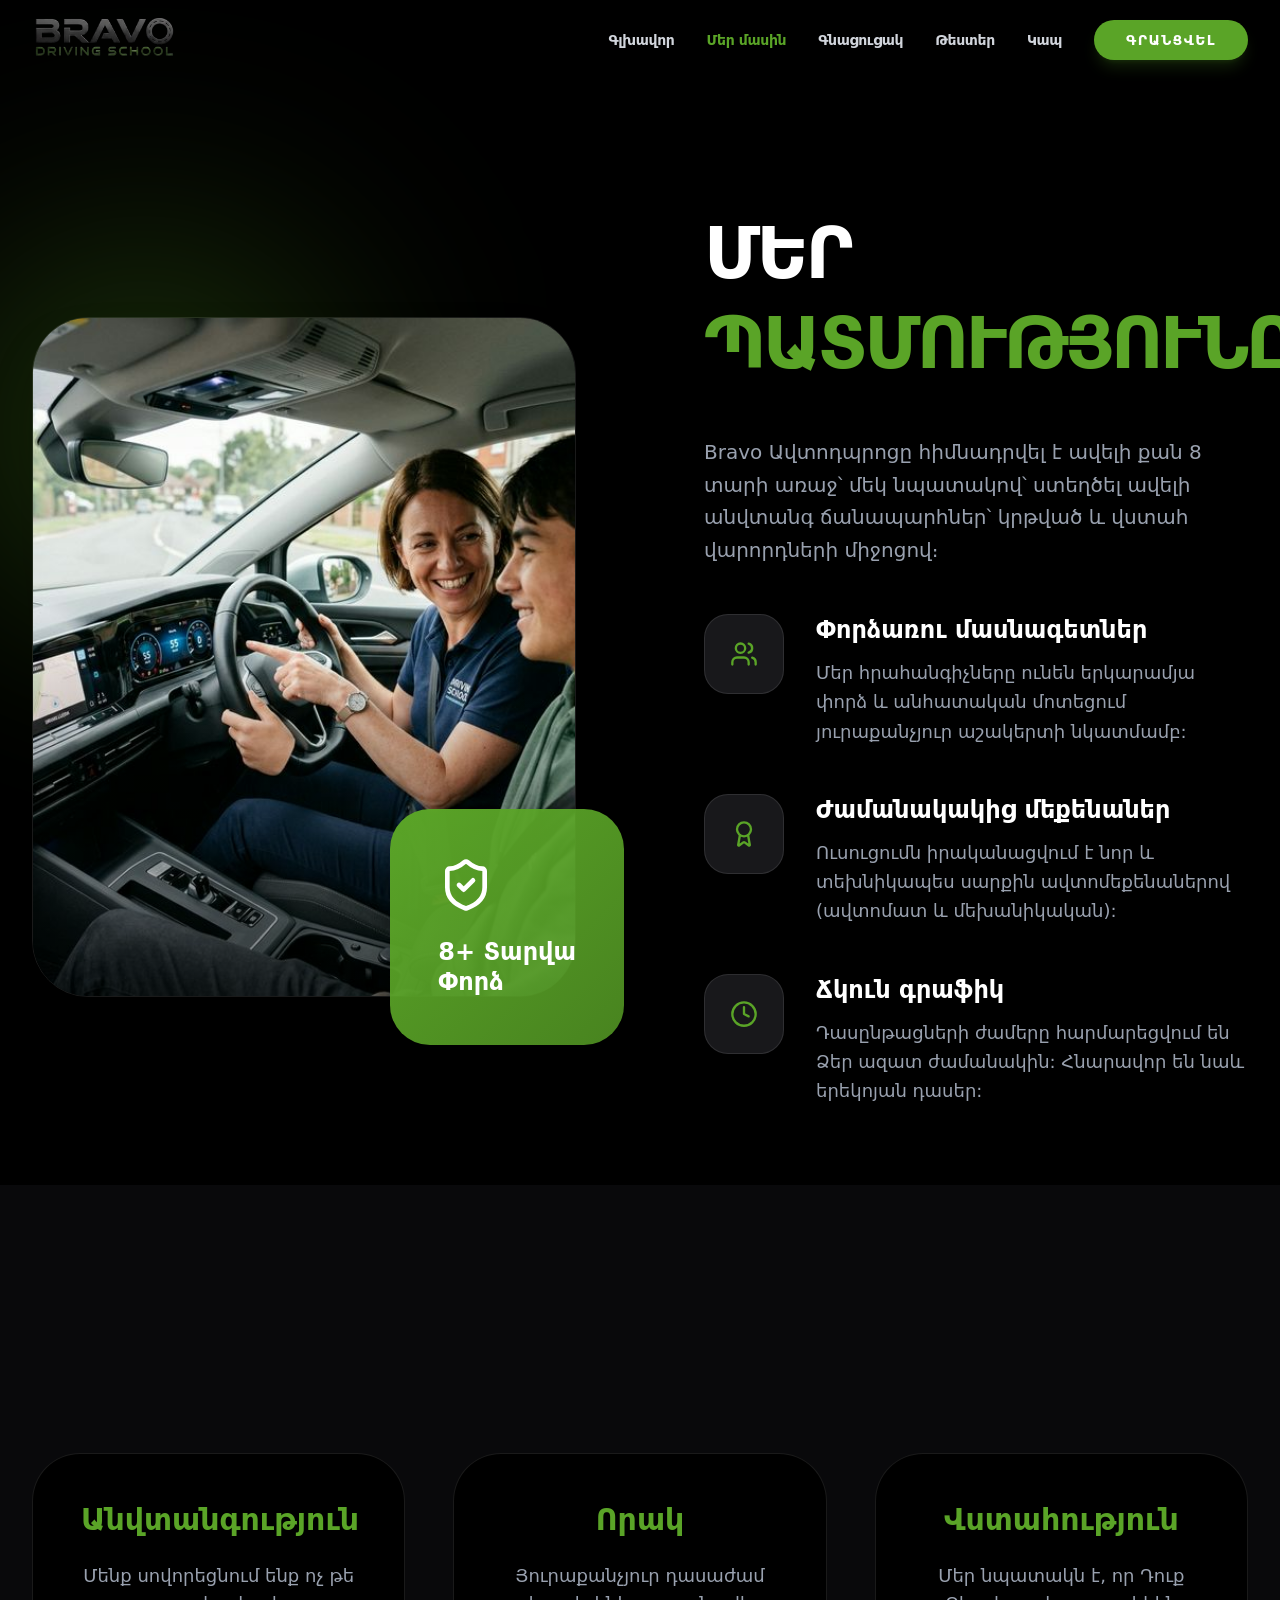
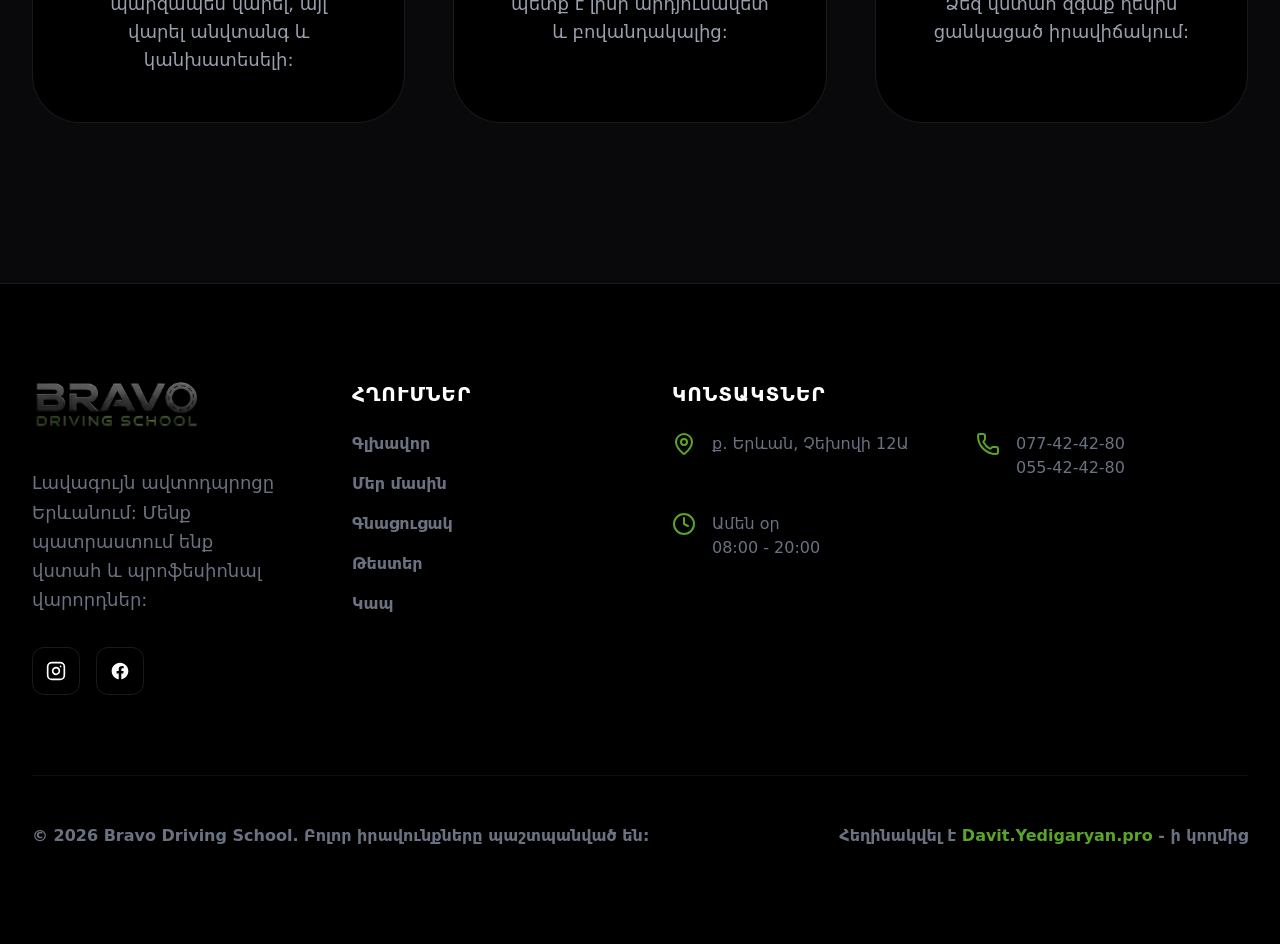
<file: about.html>
<!DOCTYPE html><html lang="hy" class="scroll-smooth"><head><meta charSet="utf-8"/><meta name="viewport" content="width=device-width, initial-scale=1, viewport-fit=cover"/><link rel="preload" href="/_next/static/media/1b99372b3eaef0c8-s.p.0gx2haw2tmll8.woff2" as="font" crossorigin="" type="font/woff2"/><link rel="preload" href="/_next/static/media/83afe278b6a6bb3c-s.p.0q-301v4kxxnr.woff2" as="font" crossorigin="" type="font/woff2"/><link rel="preload" as="image" href="/logo.png"/><link rel="stylesheet" href="/_next/static/chunks/08s-h-g77sceo.css" data-precedence="next"/><link rel="preload" as="script" fetchPriority="low" href="/_next/static/chunks/0bat7v3rw-4uz.js"/><script src="/_next/static/chunks/0ulsg3l~6um60.js" async=""></script><script src="/_next/static/chunks/0m2ks..0kk-0v.js" async=""></script><script src="/_next/static/chunks/0nbgp063x5.m4.js" async=""></script><script src="/_next/static/chunks/turbopack-05ohxsckxo6dc.js" async=""></script><script src="/_next/static/chunks/0254rdpi5kd64.js" async=""></script><script src="/_next/static/chunks/0qz.~9bvfpr6n.js" async=""></script><script src="/_next/static/chunks/05x-997sojpqd.js" async=""></script><script src="/_next/static/chunks/0fu1-lyit25zn.js" async=""></script><script src="/_next/static/chunks/0d3ug5e3clm.h.js" async=""></script><meta name="next-size-adjust" content=""/><meta name="theme-color" content="#000000"/><title>Bravo Driving School - Սովորիր վարել պրոֆեսիոնալների հետ</title><meta name="description" content="Ժամանակակից ավտոդպրոց Երևանում. Ստացիր վարորդական իրավունք առաջին փորձից:"/><link rel="icon" href="/favicon.ico?favicon.0t1xml.~2dasm.ico" sizes="48x48" type="image/x-icon"/><link rel="icon" href="/icon.png?icon.0_wvg2e1u18l0.png" sizes="512x512" type="image/png"/><link rel="apple-touch-icon" href="/apple-icon.png?apple-icon.0rv-hk~_wp1mj.png" sizes="180x180" type="image/png"/><script src="/_next/static/chunks/03~yq9q893hmn.js" noModule=""></script></head><body class="inter_5901b7c6-module__ec5Qua__variable outfit_8778cd42-module__wRojWG__variable font-sans bg-black text-white antialiased"><div hidden=""><!--$--><!--/$--></div><nav class="fixed w-full z-50 transition-all duration-300 h-20 flex items-center bg-transparent"><div class="max-w-7xl mx-auto px-4 sm:px-6 lg:px-8 w-full flex justify-between items-center gap-4"><a aria-label="Bravo Driving School — home" class="flex items-center group min-w-0 transition-transform group-hover:scale-[1.02]" href="/"><img alt="Bravo Driving School" width="493" height="160" decoding="async" data-nimg="1" class="h-10 sm:h-12 w-auto select-none" style="color:transparent" src="/logo.png"/></a><div class="hidden md:flex items-center gap-8"><a class="text-sm font-bold tracking-tight transition-colors hover:text-brand text-gray-300" href="/">Գլխավոր</a><a class="text-sm font-bold tracking-tight transition-colors hover:text-brand text-brand" href="/about">Մեր մասին</a><a class="text-sm font-bold tracking-tight transition-colors hover:text-brand text-gray-300" href="/pricing">Գնացուցակ</a><a class="text-sm font-bold tracking-tight transition-colors hover:text-brand text-gray-300" href="/tests">Թեստեր</a><a class="text-sm font-bold tracking-tight transition-colors hover:text-brand text-gray-300" href="/contact">Կապ</a><a class="bg-brand hover:bg-brand/90 text-white px-8 py-2.5 rounded-full text-sm font-black tracking-widest uppercase transition-all shadow-lg shadow-brand/20" href="/contact">Գրանցվել</a></div><button aria-label="Open menu" aria-expanded="false" class="md:hidden text-white p-2 flex-shrink-0"><svg xmlns="http://www.w3.org/2000/svg" width="28" height="28" viewBox="0 0 24 24" fill="none" stroke="currentColor" stroke-width="2" stroke-linecap="round" stroke-linejoin="round" class="lucide lucide-menu" aria-hidden="true"><path d="M4 5h16"></path><path d="M4 12h16"></path><path d="M4 19h16"></path></svg></button></div></nav><main><div class="pt-24 sm:pt-28 md:pt-32"><section class="py-12 sm:py-16 md:py-20 bg-black"><div class="max-w-7xl mx-auto px-4 sm:px-6 lg:px-8"><div class="grid lg:grid-cols-2 gap-12 sm:gap-16 lg:gap-32 items-center"><div class="relative" style="opacity:0;transform:translateX(-50px)"><div class="absolute -top-20 -left-20 w-96 h-96 bg-brand/30 rounded-full blur-[120px]"></div><div class="relative z-10 rounded-[2rem] sm:rounded-[3rem] md:rounded-[3.5rem] overflow-hidden border border-white/10 group shadow-2xl aspect-[4/5]"><img alt="Instructor" loading="lazy" decoding="async" data-nimg="fill" class="object-cover group-hover:scale-105 transition-transform duration-1000" style="position:absolute;height:100%;width:100%;left:0;top:0;right:0;bottom:0;color:transparent" src="/instructor.png"/><div class="absolute inset-0 bg-gradient-to-t from-black/80 via-transparent to-transparent opacity-60"></div></div><div class="absolute -bottom-8 -right-4 sm:-bottom-12 sm:-right-12 bg-gradient-to-br from-brand to-brand/80 p-6 sm:p-10 md:p-12 rounded-[1.5rem] sm:rounded-[2.5rem] z-20 shadow-2xl" style="opacity:0;transform:scale(0.8)"><svg xmlns="http://www.w3.org/2000/svg" width="40" height="40" viewBox="0 0 24 24" fill="none" stroke="currentColor" stroke-width="2" stroke-linecap="round" stroke-linejoin="round" class="lucide lucide-shield-check text-white mb-3 sm:mb-6 sm:size-14" aria-hidden="true"><path d="M20 13c0 5-3.5 7.5-7.66 8.95a1 1 0 0 1-.67-.01C7.5 20.5 4 18 4 13V6a1 1 0 0 1 1-1c2 0 4.5-1.2 6.24-2.72a1.17 1.17 0 0 1 1.52 0C14.51 3.81 17 5 19 5a1 1 0 0 1 1 1z"></path><path d="m9 12 2 2 4-4"></path></svg><div class="text-white text-lg sm:text-2xl font-black leading-tight">8+ Տարվա<br/>Փորձ</div></div></div><div style="opacity:0;transform:translateX(50px)"><h1 class="text-3xl sm:text-5xl md:text-7xl font-black mb-6 sm:mb-12 leading-tight tracking-tighter">ՄԵՐ<!-- --> <span class="text-brand whitespace-nowrap">ՊԱՏՄՈՒԹՅՈՒՆԸ</span></h1><p class="text-gray-400 text-base sm:text-xl leading-relaxed font-medium mb-8 sm:mb-12">Bravo Ավտոդպրոցը հիմնադրվել է ավելի քան 8 տարի առաջ՝ մեկ նպատակով՝ ստեղծել ավելի անվտանգ ճանապարհներ՝ կրթված և վստահ վարորդների միջոցով։</p><div class="space-y-6 sm:space-y-10 md:space-y-12"><div class="flex gap-4 sm:gap-6 md:gap-8 group" style="opacity:0;transform:translateY(20px)"><div class="flex-shrink-0 w-14 h-14 sm:w-16 sm:h-16 md:w-20 md:h-20 bg-zinc-900 border border-white/10 rounded-2xl sm:rounded-3xl flex items-center justify-center group-hover:bg-brand/10 group-hover:border-brand/30 group-hover:rotate-6 transition-all duration-500 shadow-lg"><svg xmlns="http://www.w3.org/2000/svg" width="28" height="28" viewBox="0 0 24 24" fill="none" stroke="currentColor" stroke-width="2" stroke-linecap="round" stroke-linejoin="round" class="lucide lucide-users text-brand" aria-hidden="true"><path d="M16 21v-2a4 4 0 0 0-4-4H6a4 4 0 0 0-4 4v2"></path><path d="M16 3.128a4 4 0 0 1 0 7.744"></path><path d="M22 21v-2a4 4 0 0 0-3-3.87"></path><circle cx="9" cy="7" r="4"></circle></svg></div><div class="min-w-0"><h3 class="text-lg sm:text-2xl font-black mb-2 sm:mb-3 group-hover:text-brand transition-colors">Փորձառու մասնագետներ</h3><p class="text-gray-400 leading-relaxed text-base sm:text-lg font-medium">Մեր հրահանգիչները ունեն երկարամյա փորձ և անհատական մոտեցում յուրաքանչյուր աշակերտի նկատմամբ:</p></div></div><div class="flex gap-4 sm:gap-6 md:gap-8 group" style="opacity:0;transform:translateY(20px)"><div class="flex-shrink-0 w-14 h-14 sm:w-16 sm:h-16 md:w-20 md:h-20 bg-zinc-900 border border-white/10 rounded-2xl sm:rounded-3xl flex items-center justify-center group-hover:bg-brand/10 group-hover:border-brand/30 group-hover:rotate-6 transition-all duration-500 shadow-lg"><svg xmlns="http://www.w3.org/2000/svg" width="28" height="28" viewBox="0 0 24 24" fill="none" stroke="currentColor" stroke-width="2" stroke-linecap="round" stroke-linejoin="round" class="lucide lucide-award text-brand" aria-hidden="true"><path d="m15.477 12.89 1.515 8.526a.5.5 0 0 1-.81.47l-3.58-2.687a1 1 0 0 0-1.197 0l-3.586 2.686a.5.5 0 0 1-.81-.469l1.514-8.526"></path><circle cx="12" cy="8" r="6"></circle></svg></div><div class="min-w-0"><h3 class="text-lg sm:text-2xl font-black mb-2 sm:mb-3 group-hover:text-brand transition-colors">Ժամանակակից մեքենաներ</h3><p class="text-gray-400 leading-relaxed text-base sm:text-lg font-medium">Ուսուցումն իրականացվում է նոր և տեխնիկապես սարքին ավտոմեքենաներով (ավտոմատ և մեխանիկական):</p></div></div><div class="flex gap-4 sm:gap-6 md:gap-8 group" style="opacity:0;transform:translateY(20px)"><div class="flex-shrink-0 w-14 h-14 sm:w-16 sm:h-16 md:w-20 md:h-20 bg-zinc-900 border border-white/10 rounded-2xl sm:rounded-3xl flex items-center justify-center group-hover:bg-brand/10 group-hover:border-brand/30 group-hover:rotate-6 transition-all duration-500 shadow-lg"><svg xmlns="http://www.w3.org/2000/svg" width="28" height="28" viewBox="0 0 24 24" fill="none" stroke="currentColor" stroke-width="2" stroke-linecap="round" stroke-linejoin="round" class="lucide lucide-clock text-brand" aria-hidden="true"><circle cx="12" cy="12" r="10"></circle><path d="M12 6v6l4 2"></path></svg></div><div class="min-w-0"><h3 class="text-lg sm:text-2xl font-black mb-2 sm:mb-3 group-hover:text-brand transition-colors">Ճկուն գրաֆիկ</h3><p class="text-gray-400 leading-relaxed text-base sm:text-lg font-medium">Դասընթացների ժամերը հարմարեցվում են Ձեր ազատ ժամանակին: Հնարավոր են նաև երեկոյան դասեր:</p></div></div></div></div></div></div></section><section class="py-20 sm:py-28 md:py-40 bg-zinc-950"><div class="max-w-7xl mx-auto px-4 sm:px-6 lg:px-8 text-center"><h2 class="text-3xl sm:text-5xl md:text-6xl font-black mb-8 sm:mb-12 tracking-tighter" style="opacity:0;transform:translateY(20px)">ՄԵՐ <span class="text-brand">ՓԻԼԻՍՈՓԱՅՈՒԹՅՈՒՆԸ</span></h2><div class="grid md:grid-cols-3 gap-6 sm:gap-10 md:gap-12"><div class="p-8 sm:p-10 md:p-12 bg-black border border-white/10 rounded-[2rem] sm:rounded-[3rem] hover:border-brand/30 transition-all"><h3 class="text-2xl sm:text-3xl font-black mb-3 sm:mb-6 text-brand whitespace-nowrap">Անվտանգություն</h3><p class="text-gray-400 text-base sm:text-lg font-medium">Մենք սովորեցնում ենք ոչ թե պարզապես վարել, այլ վարել անվտանգ և կանխատեսելի:</p></div><div class="p-8 sm:p-10 md:p-12 bg-black border border-white/10 rounded-[2rem] sm:rounded-[3rem] hover:border-brand/30 transition-all"><h3 class="text-2xl sm:text-3xl font-black mb-3 sm:mb-6 text-brand whitespace-nowrap">Որակ</h3><p class="text-gray-400 text-base sm:text-lg font-medium">Յուրաքանչյուր դասաժամ պետք է լինի արդյունավետ և բովանդակալից:</p></div><div class="p-8 sm:p-10 md:p-12 bg-black border border-white/10 rounded-[2rem] sm:rounded-[3rem] hover:border-brand/30 transition-all"><h3 class="text-2xl sm:text-3xl font-black mb-3 sm:mb-6 text-brand whitespace-nowrap">Վստահություն</h3><p class="text-gray-400 text-base sm:text-lg font-medium">Մեր նպատակն է, որ Դուք Ձեզ վստահ զգաք ղեկին ցանկացած իրավիճակում:</p></div></div></div></section></div><!--$--><!--/$--></main><footer class="bg-black border-t border-white/10 py-12 sm:py-16 md:py-24"><div class="max-w-7xl mx-auto px-4 sm:px-6 lg:px-8"><div class="grid md:grid-cols-2 lg:grid-cols-4 gap-10 sm:gap-12 md:gap-16 mb-12 md:mb-20"><div class="space-y-6 sm:space-y-8"><a class="inline-flex items-center" aria-label="Bravo Driving School — home" href="/"><img alt="Bravo Driving School" loading="lazy" width="493" height="160" decoding="async" data-nimg="1" class="h-12 sm:h-14 w-auto select-none" style="color:transparent" src="/logo.png"/></a><p class="text-gray-500 text-base sm:text-lg font-medium leading-relaxed">Լավագույն ավտոդպրոցը Երևանում: Մենք պատրաստում ենք վստահ և պրոֆեսիոնալ վարորդներ:</p><div class="flex gap-4"><a href="https://www.instagram.com/bravo_avtodproc" target="_blank" rel="noopener noreferrer" aria-label="Instagram" class="w-12 h-12 rounded-xl border border-white/10 flex items-center justify-center text-white hover:bg-brand hover:border-brand hover:rotate-12 transition-all duration-300"><svg xmlns="http://www.w3.org/2000/svg" width="20" height="20" viewBox="0 0 24 24" fill="none" stroke="currentColor" stroke-width="2" stroke-linecap="round" stroke-linejoin="round" aria-hidden="true"><rect x="2" y="2" width="20" height="20" rx="5" ry="5"></rect><path d="M16 11.37A4 4 0 1 1 12.63 8 4 4 0 0 1 16 11.37z"></path><line x1="17.5" y1="6.5" x2="17.51" y2="6.5"></line></svg></a><a href="https://www.facebook.com/avtodprocbravo/" target="_blank" rel="noopener noreferrer" aria-label="Facebook" class="w-12 h-12 rounded-xl border border-white/10 flex items-center justify-center text-white hover:bg-brand hover:border-brand hover:rotate-12 transition-all duration-300"><svg xmlns="http://www.w3.org/2000/svg" width="20" height="20" viewBox="0 0 24 24" fill="currentColor" aria-hidden="true"><path d="M22 12.07C22 6.48 17.52 2 12 2S2 6.48 2 12.07c0 5 3.66 9.13 8.44 9.93v-7.02H7.9v-2.91h2.54V9.84c0-2.5 1.49-3.89 3.78-3.89 1.09 0 2.24.2 2.24.2v2.46h-1.27c-1.24 0-1.63.77-1.63 1.56v1.87h2.78l-.44 2.91h-2.34V22c4.78-.8 8.44-4.94 8.44-9.93z"></path></svg></a></div></div><div class="space-y-4 sm:space-y-6"><h4 class="text-white font-black text-lg sm:text-xl uppercase tracking-wider">Հղումներ</h4><ul class="space-y-3 sm:space-y-4"><li><a class="text-gray-500 hover:text-brand font-bold transition-colors" href="/">Գլխավոր</a></li><li><a class="text-gray-500 hover:text-brand font-bold transition-colors" href="/about">Մեր մասին</a></li><li><a class="text-gray-500 hover:text-brand font-bold transition-colors" href="/pricing">Գնացուցակ</a></li><li><a class="text-gray-500 hover:text-brand font-bold transition-colors" href="/tests">Թեստեր</a></li><li><a class="text-gray-500 hover:text-brand font-bold transition-colors" href="/contact">Կապ</a></li></ul></div><div class="space-y-4 sm:space-y-6 lg:col-span-2"><h4 class="text-white font-black text-lg sm:text-xl uppercase tracking-wider">Կոնտակտներ</h4><div class="grid sm:grid-cols-2 gap-6 sm:gap-8"><div class="flex gap-4"><svg xmlns="http://www.w3.org/2000/svg" width="24" height="24" viewBox="0 0 24 24" fill="none" stroke="currentColor" stroke-width="2" stroke-linecap="round" stroke-linejoin="round" class="lucide lucide-map-pin text-brand flex-shrink-0" aria-hidden="true"><path d="M20 10c0 4.993-5.539 10.193-7.399 11.799a1 1 0 0 1-1.202 0C9.539 20.193 4 14.993 4 10a8 8 0 0 1 16 0"></path><circle cx="12" cy="10" r="3"></circle></svg><p class="text-gray-500 font-medium"><a href="https://maps.app.goo.gl/PwytS6nuazUxfCd76" target="_blank">ք․ Երևան, Չեխովի 12Ա</a></p></div><div class="flex gap-4"><svg xmlns="http://www.w3.org/2000/svg" width="24" height="24" viewBox="0 0 24 24" fill="none" stroke="currentColor" stroke-width="2" stroke-linecap="round" stroke-linejoin="round" class="lucide lucide-phone text-brand flex-shrink-0" aria-hidden="true"><path d="M13.832 16.568a1 1 0 0 0 1.213-.303l.355-.465A2 2 0 0 1 17 15h3a2 2 0 0 1 2 2v3a2 2 0 0 1-2 2A18 18 0 0 1 2 4a2 2 0 0 1 2-2h3a2 2 0 0 1 2 2v3a2 2 0 0 1-.8 1.6l-.468.351a1 1 0 0 0-.292 1.233 14 14 0 0 0 6.392 6.384"></path></svg><p class="text-gray-500 font-medium"><a href="tel:+37477424280" class="hover:text-brand transition-colors">077-42-42-80</a><br/><a href="tel:+37455424280" class="hover:text-brand transition-colors">055-42-42-80</a></p></div><div class="flex gap-4"><svg xmlns="http://www.w3.org/2000/svg" width="24" height="24" viewBox="0 0 24 24" fill="none" stroke="currentColor" stroke-width="2" stroke-linecap="round" stroke-linejoin="round" class="lucide lucide-clock text-brand flex-shrink-0" aria-hidden="true"><circle cx="12" cy="12" r="10"></circle><path d="M12 6v6l4 2"></path></svg><p class="text-gray-500 font-medium">Ամեն օր<br/>08:00 - 20:00</p></div></div></div></div><div class="pt-8 sm:pt-12 border-t border-white/5 flex flex-col md:flex-row justify-between items-center gap-6 md:gap-8 text-center md:text-left"><p class="text-gray-500 font-bold">© 2026 Bravo Driving School. Բոլոր իրավունքները պաշտպանված են:</p><p class="text-gray-500 font-bold">Հեղինակվել է<!-- --> <a class="text-brand transition-colors" href="https://davit.yedigaryan.pro/">Davit.Yedigaryan.pro</a> <!-- -->- ի կողմից</p></div></div></footer><script src="/_next/static/chunks/0bat7v3rw-4uz.js" id="_R_" async=""></script><script>(self.__next_f=self.__next_f||[]).push([0])</script><script>self.__next_f.push([1,"1:\"$Sreact.fragment\"\n2:I[78008,[\"/_next/static/chunks/0254rdpi5kd64.js\",\"/_next/static/chunks/0qz.~9bvfpr6n.js\",\"/_next/static/chunks/05x-997sojpqd.js\",\"/_next/static/chunks/0fu1-lyit25zn.js\"],\"Navbar\"]\n3:I[49220,[\"/_next/static/chunks/0254rdpi5kd64.js\",\"/_next/static/chunks/0qz.~9bvfpr6n.js\",\"/_next/static/chunks/05x-997sojpqd.js\",\"/_next/static/chunks/0fu1-lyit25zn.js\"],\"default\"]\n4:I[14327,[\"/_next/static/chunks/0254rdpi5kd64.js\",\"/_next/static/chunks/0qz.~9bvfpr6n.js\",\"/_next/static/chunks/05x-997sojpqd.js\",\"/_next/static/chunks/0fu1-lyit25zn.js\"],\"default\"]\n5:I[73225,[\"/_next/static/chunks/0254rdpi5kd64.js\",\"/_next/static/chunks/0qz.~9bvfpr6n.js\",\"/_next/static/chunks/05x-997sojpqd.js\",\"/_next/static/chunks/0fu1-lyit25zn.js\"],\"\"]\n6:I[20930,[\"/_next/static/chunks/0254rdpi5kd64.js\",\"/_next/static/chunks/0qz.~9bvfpr6n.js\",\"/_next/static/chunks/05x-997sojpqd.js\",\"/_next/static/chunks/0fu1-lyit25zn.js\"],\"Image\"]\nf:I[31949,[\"/_next/static/chunks/0254rdpi5kd64.js\",\"/_next/static/chunks/0qz.~9bvfpr6n.js\",\"/_next/static/chunks/05x-997sojpqd.js\",\"/_next/static/chunks/0fu1-lyit25zn.js\"],\"default\",1]\n:HL[\"/_next/static/chunks/08s-h-g77sceo.css\",\"style\"]\n:HL[\"/_next/static/media/1b99372b3eaef0c8-s.p.0gx2haw2tmll8.woff2\",\"font\",{\"crossOrigin\":\"\",\"type\":\"font/woff2\"}]\n:HL[\"/_next/static/media/83afe278b6a6bb3c-s.p.0q-301v4kxxnr.woff2\",\"font\",{\"crossOrigin\":\"\",\"type\":\"font/woff2\"}]\n"])</script><script>self.__next_f.push([1,"0:{\"P\":null,\"c\":[\"\",\"about\"],\"q\":\"\",\"i\":false,\"f\":[[[\"\",{\"children\":[\"about\",{\"children\":[\"__PAGE__\",{}]}]},\"$undefined\",\"$undefined\",16],[[\"$\",\"$1\",\"c\",{\"children\":[[[\"$\",\"link\",\"0\",{\"rel\":\"stylesheet\",\"href\":\"/_next/static/chunks/08s-h-g77sceo.css\",\"precedence\":\"next\",\"crossOrigin\":\"$undefined\",\"nonce\":\"$undefined\"}],[\"$\",\"script\",\"script-0\",{\"src\":\"/_next/static/chunks/0254rdpi5kd64.js\",\"async\":true,\"nonce\":\"$undefined\"}],[\"$\",\"script\",\"script-1\",{\"src\":\"/_next/static/chunks/0qz.~9bvfpr6n.js\",\"async\":true,\"nonce\":\"$undefined\"}],[\"$\",\"script\",\"script-2\",{\"src\":\"/_next/static/chunks/05x-997sojpqd.js\",\"async\":true,\"nonce\":\"$undefined\"}],[\"$\",\"script\",\"script-3\",{\"src\":\"/_next/static/chunks/0fu1-lyit25zn.js\",\"async\":true,\"nonce\":\"$undefined\"}]],[\"$\",\"html\",null,{\"lang\":\"hy\",\"className\":\"scroll-smooth\",\"children\":[\"$\",\"body\",null,{\"className\":\"inter_5901b7c6-module__ec5Qua__variable outfit_8778cd42-module__wRojWG__variable font-sans bg-black text-white antialiased\",\"children\":[[\"$\",\"$L2\",null,{}],[\"$\",\"main\",null,{\"children\":[\"$\",\"$L3\",null,{\"parallelRouterKey\":\"children\",\"error\":\"$undefined\",\"errorStyles\":\"$undefined\",\"errorScripts\":\"$undefined\",\"template\":[\"$\",\"$L4\",null,{}],\"templateStyles\":\"$undefined\",\"templateScripts\":\"$undefined\",\"notFound\":[[[\"$\",\"title\",null,{\"children\":\"404: This page could not be found.\"}],[\"$\",\"div\",null,{\"style\":{\"fontFamily\":\"system-ui,\\\"Segoe UI\\\",Roboto,Helvetica,Arial,sans-serif,\\\"Apple Color Emoji\\\",\\\"Segoe UI Emoji\\\"\",\"height\":\"100vh\",\"textAlign\":\"center\",\"display\":\"flex\",\"flexDirection\":\"column\",\"alignItems\":\"center\",\"justifyContent\":\"center\"},\"children\":[\"$\",\"div\",null,{\"children\":[[\"$\",\"style\",null,{\"dangerouslySetInnerHTML\":{\"__html\":\"body{color:#000;background:#fff;margin:0}.next-error-h1{border-right:1px solid rgba(0,0,0,.3)}@media (prefers-color-scheme:dark){body{color:#fff;background:#000}.next-error-h1{border-right:1px solid rgba(255,255,255,.3)}}\"}}],[\"$\",\"h1\",null,{\"className\":\"next-error-h1\",\"style\":{\"display\":\"inline-block\",\"margin\":\"0 20px 0 0\",\"padding\":\"0 23px 0 0\",\"fontSize\":24,\"fontWeight\":500,\"verticalAlign\":\"top\",\"lineHeight\":\"49px\"},\"children\":404}],[\"$\",\"div\",null,{\"style\":{\"display\":\"inline-block\"},\"children\":[\"$\",\"h2\",null,{\"style\":{\"fontSize\":14,\"fontWeight\":400,\"lineHeight\":\"49px\",\"margin\":0},\"children\":\"This page could not be found.\"}]}]]}]}]],[]],\"forbidden\":\"$undefined\",\"unauthorized\":\"$undefined\"}]}],[\"$\",\"footer\",null,{\"className\":\"bg-black border-t border-white/10 py-12 sm:py-16 md:py-24\",\"children\":[\"$\",\"div\",null,{\"className\":\"max-w-7xl mx-auto px-4 sm:px-6 lg:px-8\",\"children\":[[\"$\",\"div\",null,{\"className\":\"grid md:grid-cols-2 lg:grid-cols-4 gap-10 sm:gap-12 md:gap-16 mb-12 md:mb-20\",\"children\":[[\"$\",\"div\",null,{\"className\":\"space-y-6 sm:space-y-8\",\"children\":[[\"$\",\"$L5\",null,{\"href\":\"/\",\"className\":\"inline-flex items-center\",\"aria-label\":\"Bravo Driving School — home\",\"children\":[\"$\",\"$L6\",null,{\"src\":\"/logo.png\",\"alt\":\"Bravo Driving School\",\"width\":493,\"height\":160,\"className\":\"h-12 sm:h-14 w-auto select-none\"}]}],[\"$\",\"p\",null,{\"className\":\"text-gray-500 text-base sm:text-lg font-medium leading-relaxed\",\"children\":\"Լավագույն ավտոդպրոցը Երևանում: Մենք պատրաստում ենք վստահ և պրոֆեսիոնալ վարորդներ:\"}],[\"$\",\"div\",null,{\"className\":\"flex gap-4\",\"children\":[[\"$\",\"a\",null,{\"href\":\"https://www.instagram.com/bravo_avtodproc\",\"target\":\"_blank\",\"rel\":\"noopener noreferrer\",\"aria-label\":\"Instagram\",\"className\":\"w-12 h-12 rounded-xl border border-white/10 flex items-center justify-center text-white hover:bg-brand hover:border-brand hover:rotate-12 transition-all duration-300\",\"children\":[\"$\",\"svg\",null,{\"xmlns\":\"http://www.w3.org/2000/svg\",\"width\":20,\"height\":20,\"viewBox\":\"0 0 24 24\",\"fill\":\"none\",\"stroke\":\"currentColor\",\"strokeWidth\":2,\"strokeLinecap\":\"round\",\"strokeLinejoin\":\"round\",\"aria-hidden\":\"true\",\"children\":[[\"$\",\"rect\",null,{\"x\":\"2\",\"y\":\"2\",\"width\":\"20\",\"height\":\"20\",\"rx\":\"5\",\"ry\":\"5\"}],[\"$\",\"path\",null,{\"d\":\"M16 11.37A4 4 0 1 1 12.63 8 4 4 0 0 1 16 11.37z\"}],[\"$\",\"line\",null,{\"x1\":\"17.5\",\"y1\":\"6.5\",\"x2\":\"17.51\",\"y2\":\"6.5\"}]]}]}],[\"$\",\"a\",null,{\"href\":\"https://www.facebook.com/avtodprocbravo/\",\"target\":\"_blank\",\"rel\":\"noopener noreferrer\",\"aria-label\":\"Facebook\",\"className\":\"w-12 h-12 rounded-xl border border-white/10 flex items-center justify-center text-white hover:bg-brand hover:border-brand hover:rotate-12 transition-all duration-300\",\"children\":[\"$\",\"svg\",null,{\"xmlns\":\"http://www.w3.org/2000/svg\",\"width\":20,\"height\":20,\"viewBox\":\"0 0 24 24\",\"fill\":\"currentColor\",\"aria-hidden\":\"true\",\"children\":\"$L7\"}]}]]}]]}],\"$L8\",\"$L9\"]}],\"$La\"]}]}]]}]}]]}],{\"children\":[\"$Lb\",{\"children\":[\"$Lc\",{},null,false,null]},null,false,\"$@d\"]},null,false,null],\"$Le\",false]],\"m\":\"$undefined\",\"G\":[\"$f\",[\"$L10\"]],\"S\":true,\"h\":null,\"s\":\"$undefined\",\"l\":\"$undefined\",\"p\":\"$undefined\",\"d\":\"$undefined\",\"b\":\"VkXO5HR2G9pa_6dwPkog-\"}\n"])</script><script>self.__next_f.push([1,"11:I[52020,[\"/_next/static/chunks/0254rdpi5kd64.js\",\"/_next/static/chunks/0qz.~9bvfpr6n.js\",\"/_next/static/chunks/05x-997sojpqd.js\",\"/_next/static/chunks/0fu1-lyit25zn.js\"],\"default\"]\n12:I[69575,[\"/_next/static/chunks/0254rdpi5kd64.js\",\"/_next/static/chunks/0qz.~9bvfpr6n.js\",\"/_next/static/chunks/05x-997sojpqd.js\",\"/_next/static/chunks/0fu1-lyit25zn.js\"],\"ClientPageRoot\"]\n13:I[65050,[\"/_next/static/chunks/0254rdpi5kd64.js\",\"/_next/static/chunks/0qz.~9bvfpr6n.js\",\"/_next/static/chunks/05x-997sojpqd.js\",\"/_next/static/chunks/0fu1-lyit25zn.js\",\"/_next/static/chunks/0d3ug5e3clm.h.js\"],\"default\"]\n16:I[33829,[\"/_next/static/chunks/0254rdpi5kd64.js\",\"/_next/static/chunks/0qz.~9bvfpr6n.js\",\"/_next/static/chunks/05x-997sojpqd.js\",\"/_next/static/chunks/0fu1-lyit25zn.js\"],\"OutletBoundary\"]\n17:\"$Sreact.suspense\"\n1a:I[33829,[\"/_next/static/chunks/0254rdpi5kd64.js\",\"/_next/static/chunks/0qz.~9bvfpr6n.js\",\"/_next/static/chunks/05x-997sojpqd.js\",\"/_next/static/chunks/0fu1-lyit25zn.js\"],\"ViewportBoundary\"]\n1c:I[33829,[\"/_next/static/chunks/0254rdpi5kd64.js\",\"/_next/static/chunks/0qz.~9bvfpr6n.js\",\"/_next/static/chunks/05x-997sojpqd.js\",\"/_next/static/chunks/0fu1-lyit25zn.js\"],\"MetadataBoundary\"]\n7:[\"$\",\"path\",null,{\"d\":\"M22 12.07C22 6.48 17.52 2 12 2S2 6.48 2 12.07c0 5 3.66 9.13 8.44 9.93v-7.02H7.9v-2.91h2.54V9.84c0-2.5 1.49-3.89 3.78-3.89 1.09 0 2.24.2 2.24.2v2.46h-1.27c-1.24 0-1.63.77-1.63 1.56v1.87h2.78l-.44 2.91h-2.34V22c4.78-.8 8.44-4.94 8.44-9.93z\"}]\n8:[\"$\",\"div\",null,{\"className\":\"space-y-4 sm:space-y-6\",\"children\":[[\"$\",\"h4\",null,{\"className\":\"text-white font-black text-lg sm:text-xl uppercase tracking-wider\",\"children\":\"Հղումներ\"}],[\"$\",\"ul\",null,{\"className\":\"space-y-3 sm:space-y-4\",\"children\":[[\"$\",\"li\",\"/\",{\"children\":[\"$\",\"$L5\",null,{\"href\":\"/\",\"className\":\"text-gray-500 hover:text-brand font-bold transition-colors\",\"children\":\"Գլխավոր\"}]}],[\"$\",\"li\",\"/about\",{\"children\":[\"$\",\"$L5\",null,{\"href\":\"/about\",\"className\":\"text-gray-500 hover:text-brand font-bold transition-colors\",\"children\":\"Մեր մասին\"}]}],[\"$\",\"li\",\"/pricing\",{\"children\":[\"$\",\"$L5\",null,{\"href\":\"/pricing\",\"className\":\"text-gray-500 hover:text-brand font-bold transition-colors\",\"children\":\"Գնացուցակ\"}]}],[\"$\",\"li\",\"/tests\",{\"children\":[\"$\",\"$L5\",null,{\"href\":\"/tests\",\"className\":\"text-gray-500 hover:text-brand font-bold transition-colors\",\"children\":\"Թեստեր\"}]}],[\"$\",\"li\",\"/contact\",{\"children\":[\"$\",\"$L5\",null,{\"href\":\"/contact\",\"className\":\"text-gray-500 hover:text-brand font-bold transition-colors\",\"children\":\"Կապ\"}]}]]}]]}]\n"])</script><script>self.__next_f.push([1,"9:[\"$\",\"div\",null,{\"className\":\"space-y-4 sm:space-y-6 lg:col-span-2\",\"children\":[[\"$\",\"h4\",null,{\"className\":\"text-white font-black text-lg sm:text-xl uppercase tracking-wider\",\"children\":\"Կոնտակտներ\"}],[\"$\",\"div\",null,{\"className\":\"grid sm:grid-cols-2 gap-6 sm:gap-8\",\"children\":[[\"$\",\"div\",null,{\"className\":\"flex gap-4\",\"children\":[[\"$\",\"$L11\",null,{\"ref\":\"$undefined\",\"iconNode\":[[\"path\",{\"d\":\"M20 10c0 4.993-5.539 10.193-7.399 11.799a1 1 0 0 1-1.202 0C9.539 20.193 4 14.993 4 10a8 8 0 0 1 16 0\",\"key\":\"1r0f0z\"}],[\"circle\",{\"cx\":\"12\",\"cy\":\"10\",\"r\":\"3\",\"key\":\"ilqhr7\"}]],\"className\":\"lucide-map-pin text-brand flex-shrink-0\",\"size\":24}],[\"$\",\"p\",null,{\"className\":\"text-gray-500 font-medium\",\"children\":[\"$\",\"a\",null,{\"href\":\"https://maps.app.goo.gl/PwytS6nuazUxfCd76\",\"target\":\"_blank\",\"children\":\"ք․ Երևան, Չեխովի 12Ա\"}]}]]}],[\"$\",\"div\",null,{\"className\":\"flex gap-4\",\"children\":[[\"$\",\"$L11\",null,{\"ref\":\"$undefined\",\"iconNode\":[[\"path\",{\"d\":\"M13.832 16.568a1 1 0 0 0 1.213-.303l.355-.465A2 2 0 0 1 17 15h3a2 2 0 0 1 2 2v3a2 2 0 0 1-2 2A18 18 0 0 1 2 4a2 2 0 0 1 2-2h3a2 2 0 0 1 2 2v3a2 2 0 0 1-.8 1.6l-.468.351a1 1 0 0 0-.292 1.233 14 14 0 0 0 6.392 6.384\",\"key\":\"9njp5v\"}]],\"className\":\"lucide-phone text-brand flex-shrink-0\",\"size\":24}],[\"$\",\"p\",null,{\"className\":\"text-gray-500 font-medium\",\"children\":[[\"$\",\"a\",null,{\"href\":\"tel:+37477424280\",\"className\":\"hover:text-brand transition-colors\",\"children\":\"077-42-42-80\"}],[\"$\",\"br\",null,{}],[\"$\",\"a\",null,{\"href\":\"tel:+37455424280\",\"className\":\"hover:text-brand transition-colors\",\"children\":\"055-42-42-80\"}]]}]]}],[\"$\",\"div\",null,{\"className\":\"flex gap-4\",\"children\":[[\"$\",\"$L11\",null,{\"ref\":\"$undefined\",\"iconNode\":[[\"circle\",{\"cx\":\"12\",\"cy\":\"12\",\"r\":\"10\",\"key\":\"1mglay\"}],[\"path\",{\"d\":\"M12 6v6l4 2\",\"key\":\"mmk7yg\"}]],\"className\":\"lucide-clock text-brand flex-shrink-0\",\"size\":24}],[\"$\",\"p\",null,{\"className\":\"text-gray-500 font-medium\",\"children\":[\"Ամեն օր\",[\"$\",\"br\",null,{}],\"08:00 - 20:00\"]}]]}]]}]]}]\n"])</script><script>self.__next_f.push([1,"a:[\"$\",\"div\",null,{\"className\":\"pt-8 sm:pt-12 border-t border-white/5 flex flex-col md:flex-row justify-between items-center gap-6 md:gap-8 text-center md:text-left\",\"children\":[[\"$\",\"p\",null,{\"className\":\"text-gray-500 font-bold\",\"children\":\"© 2026 Bravo Driving School. Բոլոր իրավունքները պաշտպանված են:\"}],[\"$\",\"p\",null,{\"className\":\"text-gray-500 font-bold\",\"children\":[\"Հեղինակվել է\",\" \",[\"$\",\"$L5\",null,{\"href\":\"https://davit.yedigaryan.pro/\",\"className\":\"text-brand transition-colors\",\"children\":\"Davit.Yedigaryan.pro\"}],\" \",\"- ի կողմից\"]}]]}]\nb:[\"$\",\"$1\",\"c\",{\"children\":[null,[\"$\",\"$L3\",null,{\"parallelRouterKey\":\"children\",\"error\":\"$undefined\",\"errorStyles\":\"$undefined\",\"errorScripts\":\"$undefined\",\"template\":[\"$\",\"$L4\",null,{}],\"templateStyles\":\"$undefined\",\"templateScripts\":\"$undefined\",\"notFound\":\"$undefined\",\"forbidden\":\"$undefined\",\"unauthorized\":\"$undefined\"}]]}]\nc:[\"$\",\"$1\",\"c\",{\"children\":[[\"$\",\"$L12\",null,{\"Component\":\"$13\",\"serverProvidedParams\":{\"searchParams\":{},\"params\":{},\"promises\":[\"$@14\",\"$@15\"]}}],[[\"$\",\"script\",\"script-0\",{\"src\":\"/_next/static/chunks/0d3ug5e3clm.h.js\",\"async\":true,\"nonce\":\"$undefined\"}]],[\"$\",\"$L16\",null,{\"children\":[\"$\",\"$17\",null,{\"name\":\"Next.MetadataOutlet\",\"children\":\"$@18\"}]}]]}]\n19:[]\nd:\"$W19\"\ne:[\"$\",\"$1\",\"h\",{\"children\":[null,[\"$\",\"$L1a\",null,{\"children\":\"$L1b\"}],[\"$\",\"div\",null,{\"hidden\":true,\"children\":[\"$\",\"$L1c\",null,{\"children\":[\"$\",\"$17\",null,{\"name\":\"Next.Metadata\",\"children\":\"$L1d\"}]}]}],[\"$\",\"meta\",null,{\"name\":\"next-size-adjust\",\"content\":\"\"}]]}]\n10:[\"$\",\"link\",\"0\",{\"rel\":\"stylesheet\",\"href\":\"/_next/static/chunks/08s-h-g77sceo.css\",\"precedence\":\"next\",\"crossOrigin\":\"$undefined\",\"nonce\":\"$undefined\"}]\n"])</script><script>self.__next_f.push([1,"14:{}\n15:\"$c:props:children:0:props:serverProvidedParams:params\"\n"])</script><script>self.__next_f.push([1,"1b:[[\"$\",\"meta\",\"0\",{\"charSet\":\"utf-8\"}],[\"$\",\"meta\",\"1\",{\"name\":\"viewport\",\"content\":\"width=device-width, initial-scale=1, viewport-fit=cover\"}],[\"$\",\"meta\",\"2\",{\"name\":\"theme-color\",\"content\":\"#000000\"}]]\n"])</script><script>self.__next_f.push([1,"1e:I[55712,[\"/_next/static/chunks/0254rdpi5kd64.js\",\"/_next/static/chunks/0qz.~9bvfpr6n.js\",\"/_next/static/chunks/05x-997sojpqd.js\",\"/_next/static/chunks/0fu1-lyit25zn.js\"],\"IconMark\"]\n18:null\n1d:[[\"$\",\"title\",\"0\",{\"children\":\"Bravo Driving School - Սովորիր վարել պրոֆեսիոնալների հետ\"}],[\"$\",\"meta\",\"1\",{\"name\":\"description\",\"content\":\"Ժամանակակից ավտոդպրոց Երևանում. Ստացիր վարորդական իրավունք առաջին փորձից:\"}],[\"$\",\"link\",\"2\",{\"rel\":\"icon\",\"href\":\"/favicon.ico?favicon.0t1xml.~2dasm.ico\",\"sizes\":\"48x48\",\"type\":\"image/x-icon\"}],[\"$\",\"link\",\"3\",{\"rel\":\"icon\",\"href\":\"/icon.png?icon.0_wvg2e1u18l0.png\",\"sizes\":\"512x512\",\"type\":\"image/png\"}],[\"$\",\"link\",\"4\",{\"rel\":\"apple-touch-icon\",\"href\":\"/apple-icon.png?apple-icon.0rv-hk~_wp1mj.png\",\"sizes\":\"180x180\",\"type\":\"image/png\"}],[\"$\",\"$L1e\",\"5\",{}]]\n"])</script></body></html>
</file>
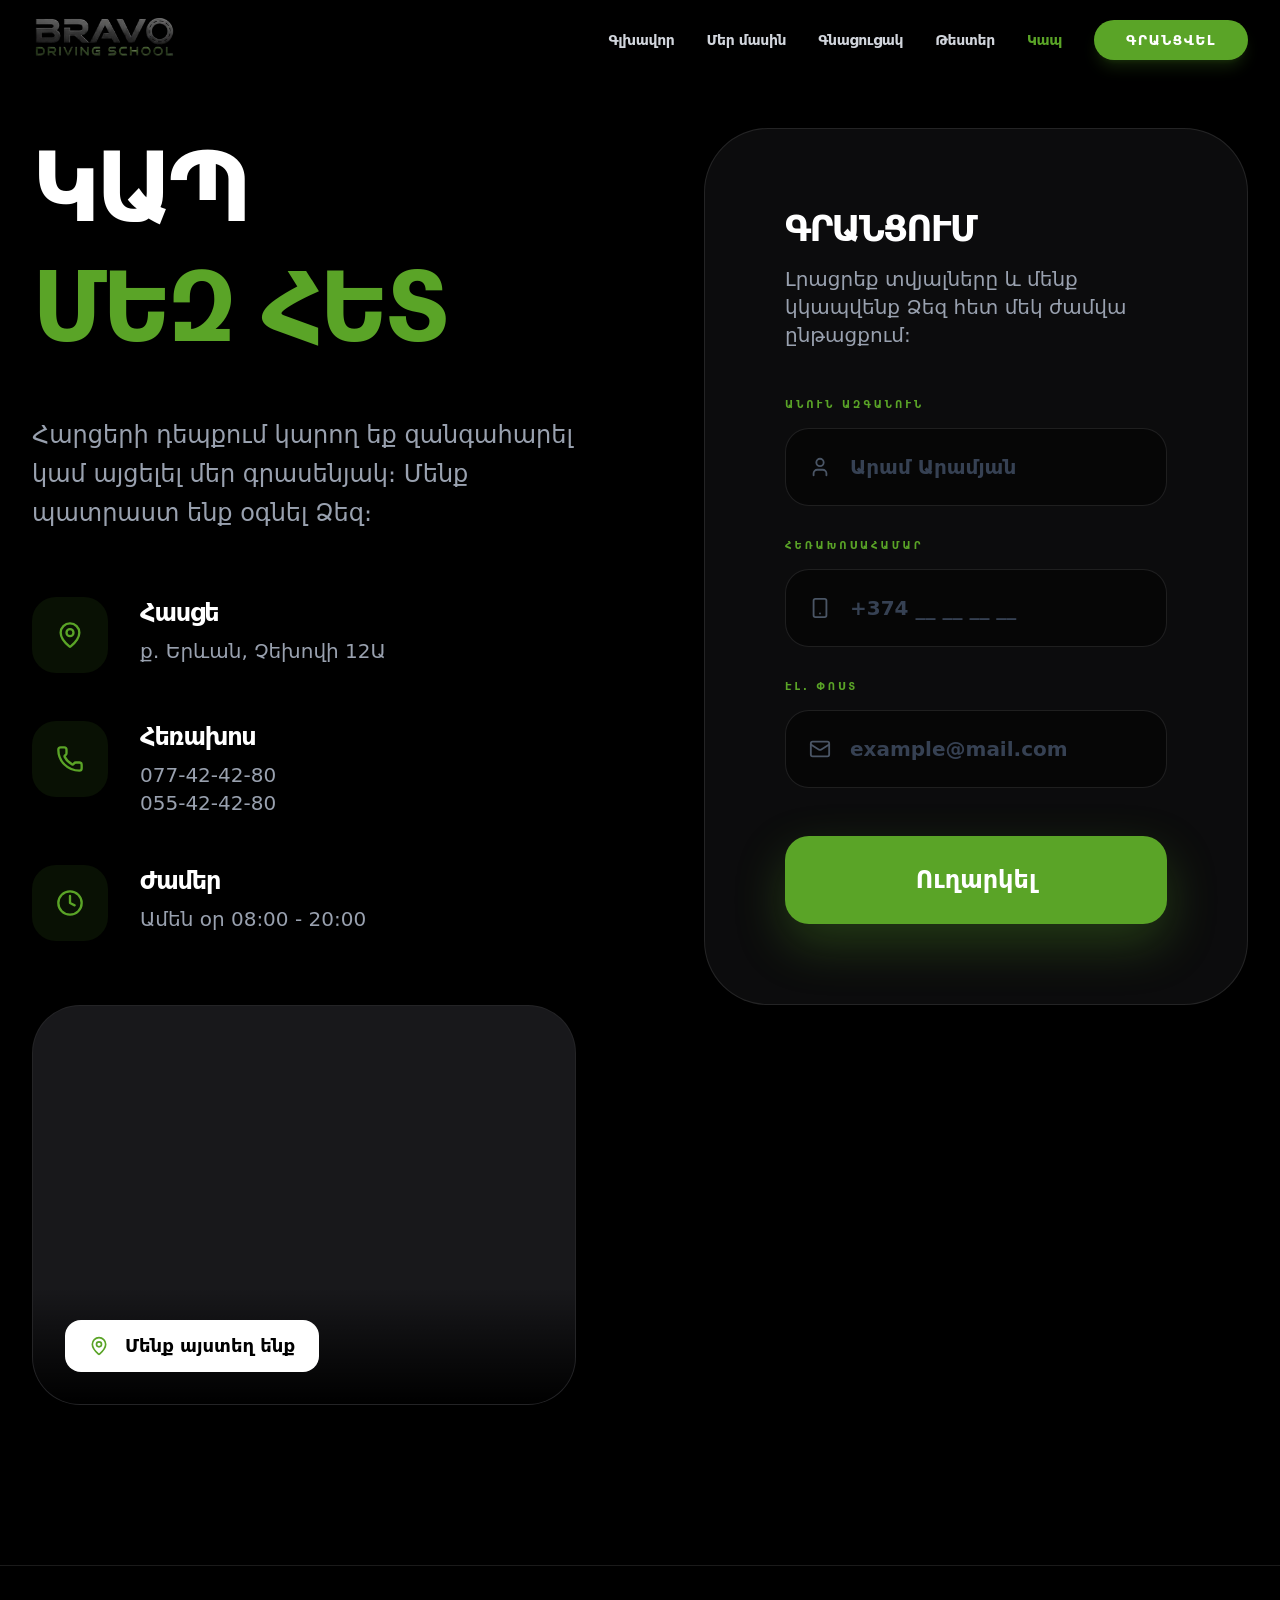
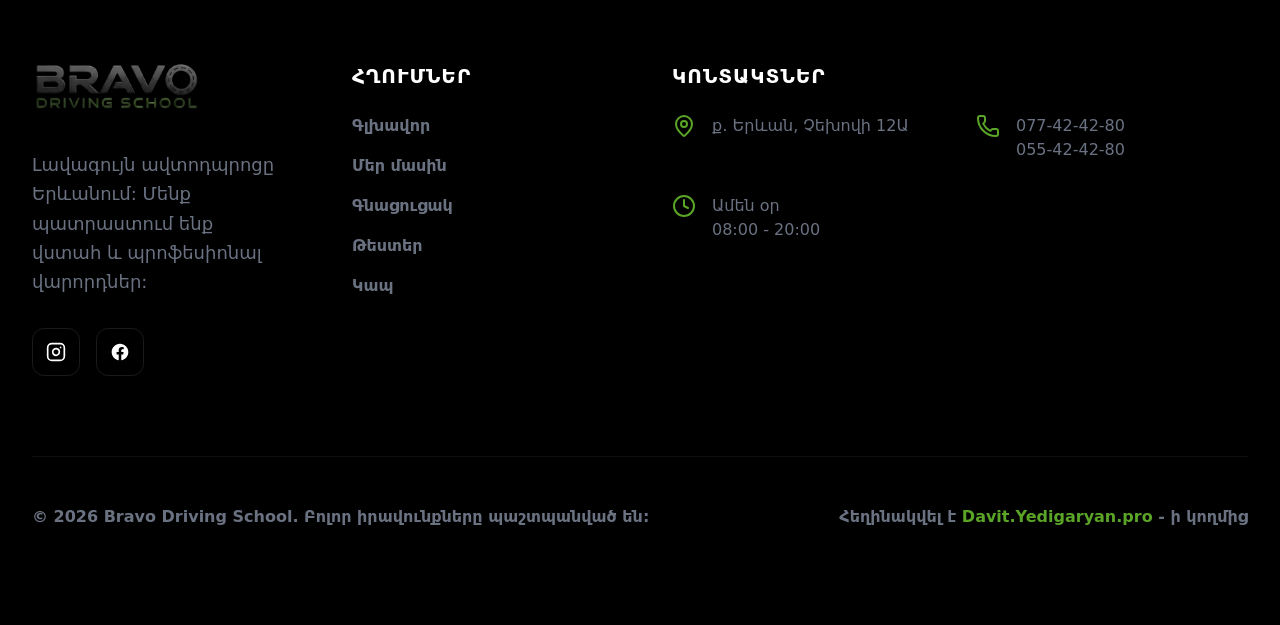
<file: contact.html>
<!DOCTYPE html><html lang="hy" class="scroll-smooth"><head><meta charSet="utf-8"/><meta name="viewport" content="width=device-width, initial-scale=1, viewport-fit=cover"/><link rel="preload" href="/_next/static/media/1b99372b3eaef0c8-s.p.0gx2haw2tmll8.woff2" as="font" crossorigin="" type="font/woff2"/><link rel="preload" href="/_next/static/media/83afe278b6a6bb3c-s.p.0q-301v4kxxnr.woff2" as="font" crossorigin="" type="font/woff2"/><link rel="preload" as="image" href="/logo.png"/><link rel="stylesheet" href="/_next/static/chunks/08s-h-g77sceo.css" data-precedence="next"/><link rel="preload" as="script" fetchPriority="low" href="/_next/static/chunks/0bat7v3rw-4uz.js"/><script src="/_next/static/chunks/0ulsg3l~6um60.js" async=""></script><script src="/_next/static/chunks/0m2ks..0kk-0v.js" async=""></script><script src="/_next/static/chunks/0nbgp063x5.m4.js" async=""></script><script src="/_next/static/chunks/turbopack-05ohxsckxo6dc.js" async=""></script><script src="/_next/static/chunks/0254rdpi5kd64.js" async=""></script><script src="/_next/static/chunks/0qz.~9bvfpr6n.js" async=""></script><script src="/_next/static/chunks/05x-997sojpqd.js" async=""></script><script src="/_next/static/chunks/0fu1-lyit25zn.js" async=""></script><script src="/_next/static/chunks/0eg~z87qsyc8r.js" async=""></script><meta name="next-size-adjust" content=""/><meta name="theme-color" content="#000000"/><title>Bravo Driving School - Սովորիր վարել պրոֆեսիոնալների հետ</title><meta name="description" content="Ժամանակակից ավտոդպրոց Երևանում. Ստացիր վարորդական իրավունք առաջին փորձից:"/><link rel="icon" href="/favicon.ico?favicon.0t1xml.~2dasm.ico" sizes="48x48" type="image/x-icon"/><link rel="icon" href="/icon.png?icon.0_wvg2e1u18l0.png" sizes="512x512" type="image/png"/><link rel="apple-touch-icon" href="/apple-icon.png?apple-icon.0rv-hk~_wp1mj.png" sizes="180x180" type="image/png"/><script src="/_next/static/chunks/03~yq9q893hmn.js" noModule=""></script></head><body class="inter_5901b7c6-module__ec5Qua__variable outfit_8778cd42-module__wRojWG__variable font-sans bg-black text-white antialiased"><div hidden=""><!--$--><!--/$--></div><nav class="fixed w-full z-50 transition-all duration-300 h-20 flex items-center bg-transparent"><div class="max-w-7xl mx-auto px-4 sm:px-6 lg:px-8 w-full flex justify-between items-center gap-4"><a aria-label="Bravo Driving School — home" class="flex items-center group min-w-0 transition-transform group-hover:scale-[1.02]" href="/"><img alt="Bravo Driving School" width="493" height="160" decoding="async" data-nimg="1" class="h-10 sm:h-12 w-auto select-none" style="color:transparent" src="/logo.png"/></a><div class="hidden md:flex items-center gap-8"><a class="text-sm font-bold tracking-tight transition-colors hover:text-brand text-gray-300" href="/">Գլխավոր</a><a class="text-sm font-bold tracking-tight transition-colors hover:text-brand text-gray-300" href="/about">Մեր մասին</a><a class="text-sm font-bold tracking-tight transition-colors hover:text-brand text-gray-300" href="/pricing">Գնացուցակ</a><a class="text-sm font-bold tracking-tight transition-colors hover:text-brand text-gray-300" href="/tests">Թեստեր</a><a class="text-sm font-bold tracking-tight transition-colors hover:text-brand text-brand" href="/contact">Կապ</a><a class="bg-brand hover:bg-brand/90 text-white px-8 py-2.5 rounded-full text-sm font-black tracking-widest uppercase transition-all shadow-lg shadow-brand/20" href="/contact">Գրանցվել</a></div><button aria-label="Open menu" aria-expanded="false" class="md:hidden text-white p-2 flex-shrink-0"><svg xmlns="http://www.w3.org/2000/svg" width="28" height="28" viewBox="0 0 24 24" fill="none" stroke="currentColor" stroke-width="2" stroke-linecap="round" stroke-linejoin="round" class="lucide lucide-menu" aria-hidden="true"><path d="M4 5h16"></path><path d="M4 12h16"></path><path d="M4 19h16"></path></svg></button></div></nav><main><div class="pt-24 sm:pt-28 md:pt-32 pb-20 sm:pb-28 md:pb-40 bg-black"><div class="max-w-7xl mx-auto px-4 sm:px-6 lg:px-8"><div class="grid lg:grid-cols-2 gap-12 sm:gap-16 lg:gap-32 items-start"><div class="space-y-10 sm:space-y-14 md:space-y-16"><div><h1 class="text-4xl sm:text-6xl md:text-8xl font-black mb-6 sm:mb-12 leading-tight tracking-tighter" style="opacity:0;transform:translateY(20px)"><span class="block whitespace-nowrap">ԿԱՊ</span><span class="block whitespace-nowrap text-brand">ՄԵԶ ՀԵՏ</span></h1><p class="text-gray-400 text-base sm:text-xl md:text-2xl leading-relaxed font-medium">Հարցերի դեպքում կարող եք զանգահարել կամ այցելել մեր գրասենյակ։ Մենք պատրաստ ենք օգնել Ձեզ։</p></div><div class="grid gap-6 sm:gap-10 md:gap-12"><div class="flex items-start gap-4 sm:gap-6 md:gap-8 group" style="opacity:0;transform:translateX(-20px)"><div class="bg-brand/10 p-4 sm:p-6 rounded-2xl sm:rounded-3xl text-brand group-hover:bg-brand group-hover:text-white transition-all duration-500 shadow-xl group-hover:shadow-brand/30 flex-shrink-0"><svg xmlns="http://www.w3.org/2000/svg" width="28" height="28" viewBox="0 0 24 24" fill="none" stroke="currentColor" stroke-width="2" stroke-linecap="round" stroke-linejoin="round" class="lucide lucide-map-pin" aria-hidden="true"><path d="M20 10c0 4.993-5.539 10.193-7.399 11.799a1 1 0 0 1-1.202 0C9.539 20.193 4 14.993 4 10a8 8 0 0 1 16 0"></path><circle cx="12" cy="10" r="3"></circle></svg></div><div class="min-w-0"><h4 class="font-black text-lg sm:text-2xl mb-1 sm:mb-2 tracking-tighter">Հասցե</h4><p class="text-gray-400 text-base sm:text-xl font-medium break-words"><a href="https://maps.app.goo.gl/PwytS6nuazUxfCd76" target="_blank">ք․ Երևան, Չեխովի 12Ա</a></p></div></div><div class="flex items-start gap-4 sm:gap-6 md:gap-8 group" style="opacity:0;transform:translateX(-20px)"><div class="bg-brand/10 p-4 sm:p-6 rounded-2xl sm:rounded-3xl text-brand group-hover:bg-brand group-hover:text-white transition-all duration-500 shadow-xl group-hover:shadow-brand/30 flex-shrink-0"><svg xmlns="http://www.w3.org/2000/svg" width="28" height="28" viewBox="0 0 24 24" fill="none" stroke="currentColor" stroke-width="2" stroke-linecap="round" stroke-linejoin="round" class="lucide lucide-phone" aria-hidden="true"><path d="M13.832 16.568a1 1 0 0 0 1.213-.303l.355-.465A2 2 0 0 1 17 15h3a2 2 0 0 1 2 2v3a2 2 0 0 1-2 2A18 18 0 0 1 2 4a2 2 0 0 1 2-2h3a2 2 0 0 1 2 2v3a2 2 0 0 1-.8 1.6l-.468.351a1 1 0 0 0-.292 1.233 14 14 0 0 0 6.392 6.384"></path></svg></div><div class="min-w-0"><h4 class="font-black text-lg sm:text-2xl mb-1 sm:mb-2 tracking-tighter">Հեռախոս</h4><p class="text-gray-400 text-base sm:text-xl font-medium break-words"><a href="tel:+37477424280" class="hover:text-brand transition-colors">077-42-42-80</a><br/><a href="tel:+37455424280" class="hover:text-brand transition-colors">055-42-42-80</a></p></div></div><div class="flex items-start gap-4 sm:gap-6 md:gap-8 group" style="opacity:0;transform:translateX(-20px)"><div class="bg-brand/10 p-4 sm:p-6 rounded-2xl sm:rounded-3xl text-brand group-hover:bg-brand group-hover:text-white transition-all duration-500 shadow-xl group-hover:shadow-brand/30 flex-shrink-0"><svg xmlns="http://www.w3.org/2000/svg" width="28" height="28" viewBox="0 0 24 24" fill="none" stroke="currentColor" stroke-width="2" stroke-linecap="round" stroke-linejoin="round" class="lucide lucide-clock" aria-hidden="true"><circle cx="12" cy="12" r="10"></circle><path d="M12 6v6l4 2"></path></svg></div><div class="min-w-0"><h4 class="font-black text-lg sm:text-2xl mb-1 sm:mb-2 tracking-tighter">Ժամեր</h4><p class="text-gray-400 text-base sm:text-xl font-medium break-words">Ամեն օր 08:00 - 20:00</p></div></div></div><div class="h-[260px] sm:h-[340px] md:h-[400px] bg-zinc-900 rounded-[2rem] sm:rounded-[3rem] border border-white/5 overflow-hidden relative group shadow-2xl" style="opacity:0;transform:scale(0.95)"><iframe src="https://www.google.com/maps/embed?pb=!1m18!1m12!1m3!1d3649.086635326322!2d44.47614901198193!3d40.15322527151556!2m3!1f0!2f0!3f0!3m2!1i1024!2i768!4f13.1!3m3!1m2!1s0x406abdb523eecb17%3A0x56dc6fb4f99a6fe4!2sBravo%20Avtodproc!5e1!3m2!1sen!2sam!4v1779881009709!5m2!1sen!2sam" width="100%" height="100%" style="border:0" allowFullScreen="" loading="lazy" referrerPolicy="no-referrer-when-downgrade" title="Bravo Driving School — Չեխովի 12Ա, Երևան" class="grayscale group-hover:grayscale-0 transition-all duration-1000 opacity-60 group-hover:opacity-100 scale-105 group-hover:scale-100"></iframe><div class="absolute inset-x-0 bottom-0 p-4 sm:p-8 bg-gradient-to-t from-black to-transparent pointer-events-none"><div class="inline-flex items-center gap-3 sm:gap-4 bg-white text-black px-4 sm:px-6 py-2 sm:py-3 rounded-2xl font-black text-sm sm:text-lg"><svg xmlns="http://www.w3.org/2000/svg" width="20" height="20" viewBox="0 0 24 24" fill="none" stroke="currentColor" stroke-width="2" stroke-linecap="round" stroke-linejoin="round" class="lucide lucide-map-pin text-brand animate-bounce" aria-hidden="true"><path d="M20 10c0 4.993-5.539 10.193-7.399 11.799a1 1 0 0 1-1.202 0C9.539 20.193 4 14.993 4 10a8 8 0 0 1 16 0"></path><circle cx="12" cy="10" r="3"></circle></svg>Մենք այստեղ ենք</div></div></div></div><div class="bg-zinc-900/50 border border-white/10 rounded-[2rem] sm:rounded-[3rem] md:rounded-[4rem] p-6 sm:p-10 md:p-16 lg:p-20 relative lg:sticky lg:top-32" style="opacity:0;transform:translateX(20px)"><div><h2 class="text-2xl sm:text-4xl font-black mb-3 sm:mb-4 tracking-tighter text-white uppercase whitespace-nowrap">ԳՐԱՆՑՈՒՄ</h2><p class="text-gray-400 mb-8 sm:mb-12 text-base sm:text-xl font-medium">Լրացրեք տվյալները և մենք կկապվենք Ձեզ հետ մեկ ժամվա ընթացքում:</p><form noValidate="" class="space-y-6 sm:space-y-8" action="https://formsubmit.co/ajax/avtodprocbravo@gmail.com" method="POST"><input type="text" tabindex="-1" autoComplete="off" aria-hidden="true" class="hidden" name="website"/><input type="hidden" name="_subject" value="Նոր գրանցում — Bravo Driving School"/><input type="hidden" name="_template" value="table"/><input type="hidden" name="_captcha" value="false"/><div class="space-y-3 sm:space-y-4"><label for="contact-name" class="block text-[10px] font-black uppercase tracking-[0.3em] text-brand">Անուն Ազգանուն</label><div class="relative group"><svg xmlns="http://www.w3.org/2000/svg" width="22" height="22" viewBox="0 0 24 24" fill="none" stroke="currentColor" stroke-width="2" stroke-linecap="round" stroke-linejoin="round" class="lucide lucide-user absolute left-4 sm:left-6 top-1/2 -translate-y-1/2 text-gray-600 group-focus-within:text-brand transition-colors" aria-hidden="true"><path d="M19 21v-2a4 4 0 0 0-4-4H9a4 4 0 0 0-4 4v2"></path><circle cx="12" cy="7" r="4"></circle></svg><input id="contact-name" required="" type="text" autoComplete="name" placeholder="Արամ Արամյան" class="w-full bg-black/50 border border-white/10 rounded-2xl sm:rounded-3xl py-4 sm:py-6 pl-12 sm:pl-16 pr-4 sm:pr-8 text-base sm:text-xl font-bold focus:ring-4 focus:ring-brand/10 focus:border-brand outline-none transition-all placeholder:text-gray-700" name="name"/></div></div><div class="space-y-3 sm:space-y-4"><label for="contact-phone" class="block text-[10px] font-black uppercase tracking-[0.3em] text-brand">Հեռախոսահամար</label><div class="relative group"><svg xmlns="http://www.w3.org/2000/svg" width="22" height="22" viewBox="0 0 24 24" fill="none" stroke="currentColor" stroke-width="2" stroke-linecap="round" stroke-linejoin="round" class="lucide lucide-smartphone absolute left-4 sm:left-6 top-1/2 -translate-y-1/2 text-gray-600 group-focus-within:text-brand transition-colors" aria-hidden="true"><rect width="14" height="20" x="5" y="2" rx="2" ry="2"></rect><path d="M12 18h.01"></path></svg><input id="contact-phone" required="" type="tel" inputMode="tel" autoComplete="tel" placeholder="+374 __ __ __ __" class="w-full bg-black/50 border border-white/10 rounded-2xl sm:rounded-3xl py-4 sm:py-6 pl-12 sm:pl-16 pr-4 sm:pr-8 text-base sm:text-xl font-bold focus:ring-4 focus:ring-brand/10 focus:border-brand outline-none transition-all placeholder:text-gray-700" name="phone"/></div></div><div class="space-y-3 sm:space-y-4"><label for="contact-email" class="block text-[10px] font-black uppercase tracking-[0.3em] text-brand">Էլ. փոստ</label><div class="relative group"><svg xmlns="http://www.w3.org/2000/svg" width="22" height="22" viewBox="0 0 24 24" fill="none" stroke="currentColor" stroke-width="2" stroke-linecap="round" stroke-linejoin="round" class="lucide lucide-mail absolute left-4 sm:left-6 top-1/2 -translate-y-1/2 text-gray-600 group-focus-within:text-brand transition-colors" aria-hidden="true"><path d="m22 7-8.991 5.727a2 2 0 0 1-2.009 0L2 7"></path><rect x="2" y="4" width="20" height="16" rx="2"></rect></svg><input id="contact-email" required="" type="email" autoComplete="email" placeholder="example@mail.com" class="w-full bg-black/50 border border-white/10 rounded-2xl sm:rounded-3xl py-4 sm:py-6 pl-12 sm:pl-16 pr-4 sm:pr-8 text-base sm:text-xl font-bold focus:ring-4 focus:ring-brand/10 focus:border-brand outline-none transition-all placeholder:text-gray-700" name="email"/></div></div><button type="submit" class="w-full bg-brand hover:bg-brand/90 text-white py-5 sm:py-7 rounded-2xl sm:rounded-3xl font-black text-lg sm:text-2xl transition-all shadow-[0_20px_50px_rgba(90,164,39,0.3)] flex items-center justify-center gap-4 disabled:opacity-50 mt-8 sm:mt-12">Ուղարկել</button></form></div></div></div></div></div><!--$--><!--/$--></main><footer class="bg-black border-t border-white/10 py-12 sm:py-16 md:py-24"><div class="max-w-7xl mx-auto px-4 sm:px-6 lg:px-8"><div class="grid md:grid-cols-2 lg:grid-cols-4 gap-10 sm:gap-12 md:gap-16 mb-12 md:mb-20"><div class="space-y-6 sm:space-y-8"><a class="inline-flex items-center" aria-label="Bravo Driving School — home" href="/"><img alt="Bravo Driving School" loading="lazy" width="493" height="160" decoding="async" data-nimg="1" class="h-12 sm:h-14 w-auto select-none" style="color:transparent" src="/logo.png"/></a><p class="text-gray-500 text-base sm:text-lg font-medium leading-relaxed">Լավագույն ավտոդպրոցը Երևանում: Մենք պատրաստում ենք վստահ և պրոֆեսիոնալ վարորդներ:</p><div class="flex gap-4"><a href="https://www.instagram.com/bravo_avtodproc" target="_blank" rel="noopener noreferrer" aria-label="Instagram" class="w-12 h-12 rounded-xl border border-white/10 flex items-center justify-center text-white hover:bg-brand hover:border-brand hover:rotate-12 transition-all duration-300"><svg xmlns="http://www.w3.org/2000/svg" width="20" height="20" viewBox="0 0 24 24" fill="none" stroke="currentColor" stroke-width="2" stroke-linecap="round" stroke-linejoin="round" aria-hidden="true"><rect x="2" y="2" width="20" height="20" rx="5" ry="5"></rect><path d="M16 11.37A4 4 0 1 1 12.63 8 4 4 0 0 1 16 11.37z"></path><line x1="17.5" y1="6.5" x2="17.51" y2="6.5"></line></svg></a><a href="https://www.facebook.com/avtodprocbravo/" target="_blank" rel="noopener noreferrer" aria-label="Facebook" class="w-12 h-12 rounded-xl border border-white/10 flex items-center justify-center text-white hover:bg-brand hover:border-brand hover:rotate-12 transition-all duration-300"><svg xmlns="http://www.w3.org/2000/svg" width="20" height="20" viewBox="0 0 24 24" fill="currentColor" aria-hidden="true"><path d="M22 12.07C22 6.48 17.52 2 12 2S2 6.48 2 12.07c0 5 3.66 9.13 8.44 9.93v-7.02H7.9v-2.91h2.54V9.84c0-2.5 1.49-3.89 3.78-3.89 1.09 0 2.24.2 2.24.2v2.46h-1.27c-1.24 0-1.63.77-1.63 1.56v1.87h2.78l-.44 2.91h-2.34V22c4.78-.8 8.44-4.94 8.44-9.93z"></path></svg></a></div></div><div class="space-y-4 sm:space-y-6"><h4 class="text-white font-black text-lg sm:text-xl uppercase tracking-wider">Հղումներ</h4><ul class="space-y-3 sm:space-y-4"><li><a class="text-gray-500 hover:text-brand font-bold transition-colors" href="/">Գլխավոր</a></li><li><a class="text-gray-500 hover:text-brand font-bold transition-colors" href="/about">Մեր մասին</a></li><li><a class="text-gray-500 hover:text-brand font-bold transition-colors" href="/pricing">Գնացուցակ</a></li><li><a class="text-gray-500 hover:text-brand font-bold transition-colors" href="/tests">Թեստեր</a></li><li><a class="text-gray-500 hover:text-brand font-bold transition-colors" href="/contact">Կապ</a></li></ul></div><div class="space-y-4 sm:space-y-6 lg:col-span-2"><h4 class="text-white font-black text-lg sm:text-xl uppercase tracking-wider">Կոնտակտներ</h4><div class="grid sm:grid-cols-2 gap-6 sm:gap-8"><div class="flex gap-4"><svg xmlns="http://www.w3.org/2000/svg" width="24" height="24" viewBox="0 0 24 24" fill="none" stroke="currentColor" stroke-width="2" stroke-linecap="round" stroke-linejoin="round" class="lucide lucide-map-pin text-brand flex-shrink-0" aria-hidden="true"><path d="M20 10c0 4.993-5.539 10.193-7.399 11.799a1 1 0 0 1-1.202 0C9.539 20.193 4 14.993 4 10a8 8 0 0 1 16 0"></path><circle cx="12" cy="10" r="3"></circle></svg><p class="text-gray-500 font-medium"><a href="https://maps.app.goo.gl/PwytS6nuazUxfCd76" target="_blank">ք․ Երևան, Չեխովի 12Ա</a></p></div><div class="flex gap-4"><svg xmlns="http://www.w3.org/2000/svg" width="24" height="24" viewBox="0 0 24 24" fill="none" stroke="currentColor" stroke-width="2" stroke-linecap="round" stroke-linejoin="round" class="lucide lucide-phone text-brand flex-shrink-0" aria-hidden="true"><path d="M13.832 16.568a1 1 0 0 0 1.213-.303l.355-.465A2 2 0 0 1 17 15h3a2 2 0 0 1 2 2v3a2 2 0 0 1-2 2A18 18 0 0 1 2 4a2 2 0 0 1 2-2h3a2 2 0 0 1 2 2v3a2 2 0 0 1-.8 1.6l-.468.351a1 1 0 0 0-.292 1.233 14 14 0 0 0 6.392 6.384"></path></svg><p class="text-gray-500 font-medium"><a href="tel:+37477424280" class="hover:text-brand transition-colors">077-42-42-80</a><br/><a href="tel:+37455424280" class="hover:text-brand transition-colors">055-42-42-80</a></p></div><div class="flex gap-4"><svg xmlns="http://www.w3.org/2000/svg" width="24" height="24" viewBox="0 0 24 24" fill="none" stroke="currentColor" stroke-width="2" stroke-linecap="round" stroke-linejoin="round" class="lucide lucide-clock text-brand flex-shrink-0" aria-hidden="true"><circle cx="12" cy="12" r="10"></circle><path d="M12 6v6l4 2"></path></svg><p class="text-gray-500 font-medium">Ամեն օր<br/>08:00 - 20:00</p></div></div></div></div><div class="pt-8 sm:pt-12 border-t border-white/5 flex flex-col md:flex-row justify-between items-center gap-6 md:gap-8 text-center md:text-left"><p class="text-gray-500 font-bold">© 2026 Bravo Driving School. Բոլոր իրավունքները պաշտպանված են:</p><p class="text-gray-500 font-bold">Հեղինակվել է<!-- --> <a class="text-brand transition-colors" href="https://davit.yedigaryan.pro/">Davit.Yedigaryan.pro</a> <!-- -->- ի կողմից</p></div></div></footer><script src="/_next/static/chunks/0bat7v3rw-4uz.js" id="_R_" async=""></script><script>(self.__next_f=self.__next_f||[]).push([0])</script><script>self.__next_f.push([1,"1:\"$Sreact.fragment\"\n2:I[78008,[\"/_next/static/chunks/0254rdpi5kd64.js\",\"/_next/static/chunks/0qz.~9bvfpr6n.js\",\"/_next/static/chunks/05x-997sojpqd.js\",\"/_next/static/chunks/0fu1-lyit25zn.js\"],\"Navbar\"]\n3:I[49220,[\"/_next/static/chunks/0254rdpi5kd64.js\",\"/_next/static/chunks/0qz.~9bvfpr6n.js\",\"/_next/static/chunks/05x-997sojpqd.js\",\"/_next/static/chunks/0fu1-lyit25zn.js\"],\"default\"]\n4:I[14327,[\"/_next/static/chunks/0254rdpi5kd64.js\",\"/_next/static/chunks/0qz.~9bvfpr6n.js\",\"/_next/static/chunks/05x-997sojpqd.js\",\"/_next/static/chunks/0fu1-lyit25zn.js\"],\"default\"]\n5:I[73225,[\"/_next/static/chunks/0254rdpi5kd64.js\",\"/_next/static/chunks/0qz.~9bvfpr6n.js\",\"/_next/static/chunks/05x-997sojpqd.js\",\"/_next/static/chunks/0fu1-lyit25zn.js\"],\"\"]\n6:I[20930,[\"/_next/static/chunks/0254rdpi5kd64.js\",\"/_next/static/chunks/0qz.~9bvfpr6n.js\",\"/_next/static/chunks/05x-997sojpqd.js\",\"/_next/static/chunks/0fu1-lyit25zn.js\"],\"Image\"]\nf:I[31949,[\"/_next/static/chunks/0254rdpi5kd64.js\",\"/_next/static/chunks/0qz.~9bvfpr6n.js\",\"/_next/static/chunks/05x-997sojpqd.js\",\"/_next/static/chunks/0fu1-lyit25zn.js\"],\"default\",1]\n:HL[\"/_next/static/chunks/08s-h-g77sceo.css\",\"style\"]\n:HL[\"/_next/static/media/1b99372b3eaef0c8-s.p.0gx2haw2tmll8.woff2\",\"font\",{\"crossOrigin\":\"\",\"type\":\"font/woff2\"}]\n:HL[\"/_next/static/media/83afe278b6a6bb3c-s.p.0q-301v4kxxnr.woff2\",\"font\",{\"crossOrigin\":\"\",\"type\":\"font/woff2\"}]\n"])</script><script>self.__next_f.push([1,"0:{\"P\":null,\"c\":[\"\",\"contact\"],\"q\":\"\",\"i\":false,\"f\":[[[\"\",{\"children\":[\"contact\",{\"children\":[\"__PAGE__\",{}]}]},\"$undefined\",\"$undefined\",16],[[\"$\",\"$1\",\"c\",{\"children\":[[[\"$\",\"link\",\"0\",{\"rel\":\"stylesheet\",\"href\":\"/_next/static/chunks/08s-h-g77sceo.css\",\"precedence\":\"next\",\"crossOrigin\":\"$undefined\",\"nonce\":\"$undefined\"}],[\"$\",\"script\",\"script-0\",{\"src\":\"/_next/static/chunks/0254rdpi5kd64.js\",\"async\":true,\"nonce\":\"$undefined\"}],[\"$\",\"script\",\"script-1\",{\"src\":\"/_next/static/chunks/0qz.~9bvfpr6n.js\",\"async\":true,\"nonce\":\"$undefined\"}],[\"$\",\"script\",\"script-2\",{\"src\":\"/_next/static/chunks/05x-997sojpqd.js\",\"async\":true,\"nonce\":\"$undefined\"}],[\"$\",\"script\",\"script-3\",{\"src\":\"/_next/static/chunks/0fu1-lyit25zn.js\",\"async\":true,\"nonce\":\"$undefined\"}]],[\"$\",\"html\",null,{\"lang\":\"hy\",\"className\":\"scroll-smooth\",\"children\":[\"$\",\"body\",null,{\"className\":\"inter_5901b7c6-module__ec5Qua__variable outfit_8778cd42-module__wRojWG__variable font-sans bg-black text-white antialiased\",\"children\":[[\"$\",\"$L2\",null,{}],[\"$\",\"main\",null,{\"children\":[\"$\",\"$L3\",null,{\"parallelRouterKey\":\"children\",\"error\":\"$undefined\",\"errorStyles\":\"$undefined\",\"errorScripts\":\"$undefined\",\"template\":[\"$\",\"$L4\",null,{}],\"templateStyles\":\"$undefined\",\"templateScripts\":\"$undefined\",\"notFound\":[[[\"$\",\"title\",null,{\"children\":\"404: This page could not be found.\"}],[\"$\",\"div\",null,{\"style\":{\"fontFamily\":\"system-ui,\\\"Segoe UI\\\",Roboto,Helvetica,Arial,sans-serif,\\\"Apple Color Emoji\\\",\\\"Segoe UI Emoji\\\"\",\"height\":\"100vh\",\"textAlign\":\"center\",\"display\":\"flex\",\"flexDirection\":\"column\",\"alignItems\":\"center\",\"justifyContent\":\"center\"},\"children\":[\"$\",\"div\",null,{\"children\":[[\"$\",\"style\",null,{\"dangerouslySetInnerHTML\":{\"__html\":\"body{color:#000;background:#fff;margin:0}.next-error-h1{border-right:1px solid rgba(0,0,0,.3)}@media (prefers-color-scheme:dark){body{color:#fff;background:#000}.next-error-h1{border-right:1px solid rgba(255,255,255,.3)}}\"}}],[\"$\",\"h1\",null,{\"className\":\"next-error-h1\",\"style\":{\"display\":\"inline-block\",\"margin\":\"0 20px 0 0\",\"padding\":\"0 23px 0 0\",\"fontSize\":24,\"fontWeight\":500,\"verticalAlign\":\"top\",\"lineHeight\":\"49px\"},\"children\":404}],[\"$\",\"div\",null,{\"style\":{\"display\":\"inline-block\"},\"children\":[\"$\",\"h2\",null,{\"style\":{\"fontSize\":14,\"fontWeight\":400,\"lineHeight\":\"49px\",\"margin\":0},\"children\":\"This page could not be found.\"}]}]]}]}]],[]],\"forbidden\":\"$undefined\",\"unauthorized\":\"$undefined\"}]}],[\"$\",\"footer\",null,{\"className\":\"bg-black border-t border-white/10 py-12 sm:py-16 md:py-24\",\"children\":[\"$\",\"div\",null,{\"className\":\"max-w-7xl mx-auto px-4 sm:px-6 lg:px-8\",\"children\":[[\"$\",\"div\",null,{\"className\":\"grid md:grid-cols-2 lg:grid-cols-4 gap-10 sm:gap-12 md:gap-16 mb-12 md:mb-20\",\"children\":[[\"$\",\"div\",null,{\"className\":\"space-y-6 sm:space-y-8\",\"children\":[[\"$\",\"$L5\",null,{\"href\":\"/\",\"className\":\"inline-flex items-center\",\"aria-label\":\"Bravo Driving School — home\",\"children\":[\"$\",\"$L6\",null,{\"src\":\"/logo.png\",\"alt\":\"Bravo Driving School\",\"width\":493,\"height\":160,\"className\":\"h-12 sm:h-14 w-auto select-none\"}]}],[\"$\",\"p\",null,{\"className\":\"text-gray-500 text-base sm:text-lg font-medium leading-relaxed\",\"children\":\"Լավագույն ավտոդպրոցը Երևանում: Մենք պատրաստում ենք վստահ և պրոֆեսիոնալ վարորդներ:\"}],[\"$\",\"div\",null,{\"className\":\"flex gap-4\",\"children\":[[\"$\",\"a\",null,{\"href\":\"https://www.instagram.com/bravo_avtodproc\",\"target\":\"_blank\",\"rel\":\"noopener noreferrer\",\"aria-label\":\"Instagram\",\"className\":\"w-12 h-12 rounded-xl border border-white/10 flex items-center justify-center text-white hover:bg-brand hover:border-brand hover:rotate-12 transition-all duration-300\",\"children\":[\"$\",\"svg\",null,{\"xmlns\":\"http://www.w3.org/2000/svg\",\"width\":20,\"height\":20,\"viewBox\":\"0 0 24 24\",\"fill\":\"none\",\"stroke\":\"currentColor\",\"strokeWidth\":2,\"strokeLinecap\":\"round\",\"strokeLinejoin\":\"round\",\"aria-hidden\":\"true\",\"children\":[[\"$\",\"rect\",null,{\"x\":\"2\",\"y\":\"2\",\"width\":\"20\",\"height\":\"20\",\"rx\":\"5\",\"ry\":\"5\"}],[\"$\",\"path\",null,{\"d\":\"M16 11.37A4 4 0 1 1 12.63 8 4 4 0 0 1 16 11.37z\"}],[\"$\",\"line\",null,{\"x1\":\"17.5\",\"y1\":\"6.5\",\"x2\":\"17.51\",\"y2\":\"6.5\"}]]}]}],[\"$\",\"a\",null,{\"href\":\"https://www.facebook.com/avtodprocbravo/\",\"target\":\"_blank\",\"rel\":\"noopener noreferrer\",\"aria-label\":\"Facebook\",\"className\":\"w-12 h-12 rounded-xl border border-white/10 flex items-center justify-center text-white hover:bg-brand hover:border-brand hover:rotate-12 transition-all duration-300\",\"children\":[\"$\",\"svg\",null,{\"xmlns\":\"http://www.w3.org/2000/svg\",\"width\":20,\"height\":20,\"viewBox\":\"0 0 24 24\",\"fill\":\"currentColor\",\"aria-hidden\":\"true\",\"children\":\"$L7\"}]}]]}]]}],\"$L8\",\"$L9\"]}],\"$La\"]}]}]]}]}]]}],{\"children\":[\"$Lb\",{\"children\":[\"$Lc\",{},null,false,null]},null,false,\"$@d\"]},null,false,null],\"$Le\",false]],\"m\":\"$undefined\",\"G\":[\"$f\",[\"$L10\"]],\"S\":true,\"h\":null,\"s\":\"$undefined\",\"l\":\"$undefined\",\"p\":\"$undefined\",\"d\":\"$undefined\",\"b\":\"VkXO5HR2G9pa_6dwPkog-\"}\n"])</script><script>self.__next_f.push([1,"11:I[52020,[\"/_next/static/chunks/0254rdpi5kd64.js\",\"/_next/static/chunks/0qz.~9bvfpr6n.js\",\"/_next/static/chunks/05x-997sojpqd.js\",\"/_next/static/chunks/0fu1-lyit25zn.js\"],\"default\"]\n12:I[69575,[\"/_next/static/chunks/0254rdpi5kd64.js\",\"/_next/static/chunks/0qz.~9bvfpr6n.js\",\"/_next/static/chunks/05x-997sojpqd.js\",\"/_next/static/chunks/0fu1-lyit25zn.js\"],\"ClientPageRoot\"]\n13:I[38323,[\"/_next/static/chunks/0254rdpi5kd64.js\",\"/_next/static/chunks/0qz.~9bvfpr6n.js\",\"/_next/static/chunks/05x-997sojpqd.js\",\"/_next/static/chunks/0fu1-lyit25zn.js\",\"/_next/static/chunks/0eg~z87qsyc8r.js\"],\"default\"]\n16:I[33829,[\"/_next/static/chunks/0254rdpi5kd64.js\",\"/_next/static/chunks/0qz.~9bvfpr6n.js\",\"/_next/static/chunks/05x-997sojpqd.js\",\"/_next/static/chunks/0fu1-lyit25zn.js\"],\"OutletBoundary\"]\n17:\"$Sreact.suspense\"\n1a:I[33829,[\"/_next/static/chunks/0254rdpi5kd64.js\",\"/_next/static/chunks/0qz.~9bvfpr6n.js\",\"/_next/static/chunks/05x-997sojpqd.js\",\"/_next/static/chunks/0fu1-lyit25zn.js\"],\"ViewportBoundary\"]\n1c:I[33829,[\"/_next/static/chunks/0254rdpi5kd64.js\",\"/_next/static/chunks/0qz.~9bvfpr6n.js\",\"/_next/static/chunks/05x-997sojpqd.js\",\"/_next/static/chunks/0fu1-lyit25zn.js\"],\"MetadataBoundary\"]\n7:[\"$\",\"path\",null,{\"d\":\"M22 12.07C22 6.48 17.52 2 12 2S2 6.48 2 12.07c0 5 3.66 9.13 8.44 9.93v-7.02H7.9v-2.91h2.54V9.84c0-2.5 1.49-3.89 3.78-3.89 1.09 0 2.24.2 2.24.2v2.46h-1.27c-1.24 0-1.63.77-1.63 1.56v1.87h2.78l-.44 2.91h-2.34V22c4.78-.8 8.44-4.94 8.44-9.93z\"}]\n8:[\"$\",\"div\",null,{\"className\":\"space-y-4 sm:space-y-6\",\"children\":[[\"$\",\"h4\",null,{\"className\":\"text-white font-black text-lg sm:text-xl uppercase tracking-wider\",\"children\":\"Հղումներ\"}],[\"$\",\"ul\",null,{\"className\":\"space-y-3 sm:space-y-4\",\"children\":[[\"$\",\"li\",\"/\",{\"children\":[\"$\",\"$L5\",null,{\"href\":\"/\",\"className\":\"text-gray-500 hover:text-brand font-bold transition-colors\",\"children\":\"Գլխավոր\"}]}],[\"$\",\"li\",\"/about\",{\"children\":[\"$\",\"$L5\",null,{\"href\":\"/about\",\"className\":\"text-gray-500 hover:text-brand font-bold transition-colors\",\"children\":\"Մեր մասին\"}]}],[\"$\",\"li\",\"/pricing\",{\"children\":[\"$\",\"$L5\",null,{\"href\":\"/pricing\",\"className\":\"text-gray-500 hover:text-brand font-bold transition-colors\",\"children\":\"Գնացուցակ\"}]}],[\"$\",\"li\",\"/tests\",{\"children\":[\"$\",\"$L5\",null,{\"href\":\"/tests\",\"className\":\"text-gray-500 hover:text-brand font-bold transition-colors\",\"children\":\"Թեստեր\"}]}],[\"$\",\"li\",\"/contact\",{\"children\":[\"$\",\"$L5\",null,{\"href\":\"/contact\",\"className\":\"text-gray-500 hover:text-brand font-bold transition-colors\",\"children\":\"Կապ\"}]}]]}]]}]\n"])</script><script>self.__next_f.push([1,"9:[\"$\",\"div\",null,{\"className\":\"space-y-4 sm:space-y-6 lg:col-span-2\",\"children\":[[\"$\",\"h4\",null,{\"className\":\"text-white font-black text-lg sm:text-xl uppercase tracking-wider\",\"children\":\"Կոնտակտներ\"}],[\"$\",\"div\",null,{\"className\":\"grid sm:grid-cols-2 gap-6 sm:gap-8\",\"children\":[[\"$\",\"div\",null,{\"className\":\"flex gap-4\",\"children\":[[\"$\",\"$L11\",null,{\"ref\":\"$undefined\",\"iconNode\":[[\"path\",{\"d\":\"M20 10c0 4.993-5.539 10.193-7.399 11.799a1 1 0 0 1-1.202 0C9.539 20.193 4 14.993 4 10a8 8 0 0 1 16 0\",\"key\":\"1r0f0z\"}],[\"circle\",{\"cx\":\"12\",\"cy\":\"10\",\"r\":\"3\",\"key\":\"ilqhr7\"}]],\"className\":\"lucide-map-pin text-brand flex-shrink-0\",\"size\":24}],[\"$\",\"p\",null,{\"className\":\"text-gray-500 font-medium\",\"children\":[\"$\",\"a\",null,{\"href\":\"https://maps.app.goo.gl/PwytS6nuazUxfCd76\",\"target\":\"_blank\",\"children\":\"ք․ Երևան, Չեխովի 12Ա\"}]}]]}],[\"$\",\"div\",null,{\"className\":\"flex gap-4\",\"children\":[[\"$\",\"$L11\",null,{\"ref\":\"$undefined\",\"iconNode\":[[\"path\",{\"d\":\"M13.832 16.568a1 1 0 0 0 1.213-.303l.355-.465A2 2 0 0 1 17 15h3a2 2 0 0 1 2 2v3a2 2 0 0 1-2 2A18 18 0 0 1 2 4a2 2 0 0 1 2-2h3a2 2 0 0 1 2 2v3a2 2 0 0 1-.8 1.6l-.468.351a1 1 0 0 0-.292 1.233 14 14 0 0 0 6.392 6.384\",\"key\":\"9njp5v\"}]],\"className\":\"lucide-phone text-brand flex-shrink-0\",\"size\":24}],[\"$\",\"p\",null,{\"className\":\"text-gray-500 font-medium\",\"children\":[[\"$\",\"a\",null,{\"href\":\"tel:+37477424280\",\"className\":\"hover:text-brand transition-colors\",\"children\":\"077-42-42-80\"}],[\"$\",\"br\",null,{}],[\"$\",\"a\",null,{\"href\":\"tel:+37455424280\",\"className\":\"hover:text-brand transition-colors\",\"children\":\"055-42-42-80\"}]]}]]}],[\"$\",\"div\",null,{\"className\":\"flex gap-4\",\"children\":[[\"$\",\"$L11\",null,{\"ref\":\"$undefined\",\"iconNode\":[[\"circle\",{\"cx\":\"12\",\"cy\":\"12\",\"r\":\"10\",\"key\":\"1mglay\"}],[\"path\",{\"d\":\"M12 6v6l4 2\",\"key\":\"mmk7yg\"}]],\"className\":\"lucide-clock text-brand flex-shrink-0\",\"size\":24}],[\"$\",\"p\",null,{\"className\":\"text-gray-500 font-medium\",\"children\":[\"Ամեն օր\",[\"$\",\"br\",null,{}],\"08:00 - 20:00\"]}]]}]]}]]}]\n"])</script><script>self.__next_f.push([1,"a:[\"$\",\"div\",null,{\"className\":\"pt-8 sm:pt-12 border-t border-white/5 flex flex-col md:flex-row justify-between items-center gap-6 md:gap-8 text-center md:text-left\",\"children\":[[\"$\",\"p\",null,{\"className\":\"text-gray-500 font-bold\",\"children\":\"© 2026 Bravo Driving School. Բոլոր իրավունքները պաշտպանված են:\"}],[\"$\",\"p\",null,{\"className\":\"text-gray-500 font-bold\",\"children\":[\"Հեղինակվել է\",\" \",[\"$\",\"$L5\",null,{\"href\":\"https://davit.yedigaryan.pro/\",\"className\":\"text-brand transition-colors\",\"children\":\"Davit.Yedigaryan.pro\"}],\" \",\"- ի կողմից\"]}]]}]\nb:[\"$\",\"$1\",\"c\",{\"children\":[null,[\"$\",\"$L3\",null,{\"parallelRouterKey\":\"children\",\"error\":\"$undefined\",\"errorStyles\":\"$undefined\",\"errorScripts\":\"$undefined\",\"template\":[\"$\",\"$L4\",null,{}],\"templateStyles\":\"$undefined\",\"templateScripts\":\"$undefined\",\"notFound\":\"$undefined\",\"forbidden\":\"$undefined\",\"unauthorized\":\"$undefined\"}]]}]\nc:[\"$\",\"$1\",\"c\",{\"children\":[[\"$\",\"$L12\",null,{\"Component\":\"$13\",\"serverProvidedParams\":{\"searchParams\":{},\"params\":{},\"promises\":[\"$@14\",\"$@15\"]}}],[[\"$\",\"script\",\"script-0\",{\"src\":\"/_next/static/chunks/0eg~z87qsyc8r.js\",\"async\":true,\"nonce\":\"$undefined\"}]],[\"$\",\"$L16\",null,{\"children\":[\"$\",\"$17\",null,{\"name\":\"Next.MetadataOutlet\",\"children\":\"$@18\"}]}]]}]\n19:[]\nd:\"$W19\"\ne:[\"$\",\"$1\",\"h\",{\"children\":[null,[\"$\",\"$L1a\",null,{\"children\":\"$L1b\"}],[\"$\",\"div\",null,{\"hidden\":true,\"children\":[\"$\",\"$L1c\",null,{\"children\":[\"$\",\"$17\",null,{\"name\":\"Next.Metadata\",\"children\":\"$L1d\"}]}]}],[\"$\",\"meta\",null,{\"name\":\"next-size-adjust\",\"content\":\"\"}]]}]\n10:[\"$\",\"link\",\"0\",{\"rel\":\"stylesheet\",\"href\":\"/_next/static/chunks/08s-h-g77sceo.css\",\"precedence\":\"next\",\"crossOrigin\":\"$undefined\",\"nonce\":\"$undefined\"}]\n"])</script><script>self.__next_f.push([1,"14:{}\n15:\"$c:props:children:0:props:serverProvidedParams:params\"\n"])</script><script>self.__next_f.push([1,"1b:[[\"$\",\"meta\",\"0\",{\"charSet\":\"utf-8\"}],[\"$\",\"meta\",\"1\",{\"name\":\"viewport\",\"content\":\"width=device-width, initial-scale=1, viewport-fit=cover\"}],[\"$\",\"meta\",\"2\",{\"name\":\"theme-color\",\"content\":\"#000000\"}]]\n"])</script><script>self.__next_f.push([1,"1e:I[55712,[\"/_next/static/chunks/0254rdpi5kd64.js\",\"/_next/static/chunks/0qz.~9bvfpr6n.js\",\"/_next/static/chunks/05x-997sojpqd.js\",\"/_next/static/chunks/0fu1-lyit25zn.js\"],\"IconMark\"]\n18:null\n1d:[[\"$\",\"title\",\"0\",{\"children\":\"Bravo Driving School - Սովորիր վարել պրոֆեսիոնալների հետ\"}],[\"$\",\"meta\",\"1\",{\"name\":\"description\",\"content\":\"Ժամանակակից ավտոդպրոց Երևանում. Ստացիր վարորդական իրավունք առաջին փորձից:\"}],[\"$\",\"link\",\"2\",{\"rel\":\"icon\",\"href\":\"/favicon.ico?favicon.0t1xml.~2dasm.ico\",\"sizes\":\"48x48\",\"type\":\"image/x-icon\"}],[\"$\",\"link\",\"3\",{\"rel\":\"icon\",\"href\":\"/icon.png?icon.0_wvg2e1u18l0.png\",\"sizes\":\"512x512\",\"type\":\"image/png\"}],[\"$\",\"link\",\"4\",{\"rel\":\"apple-touch-icon\",\"href\":\"/apple-icon.png?apple-icon.0rv-hk~_wp1mj.png\",\"sizes\":\"180x180\",\"type\":\"image/png\"}],[\"$\",\"$L1e\",\"5\",{}]]\n"])</script></body></html>
</file>
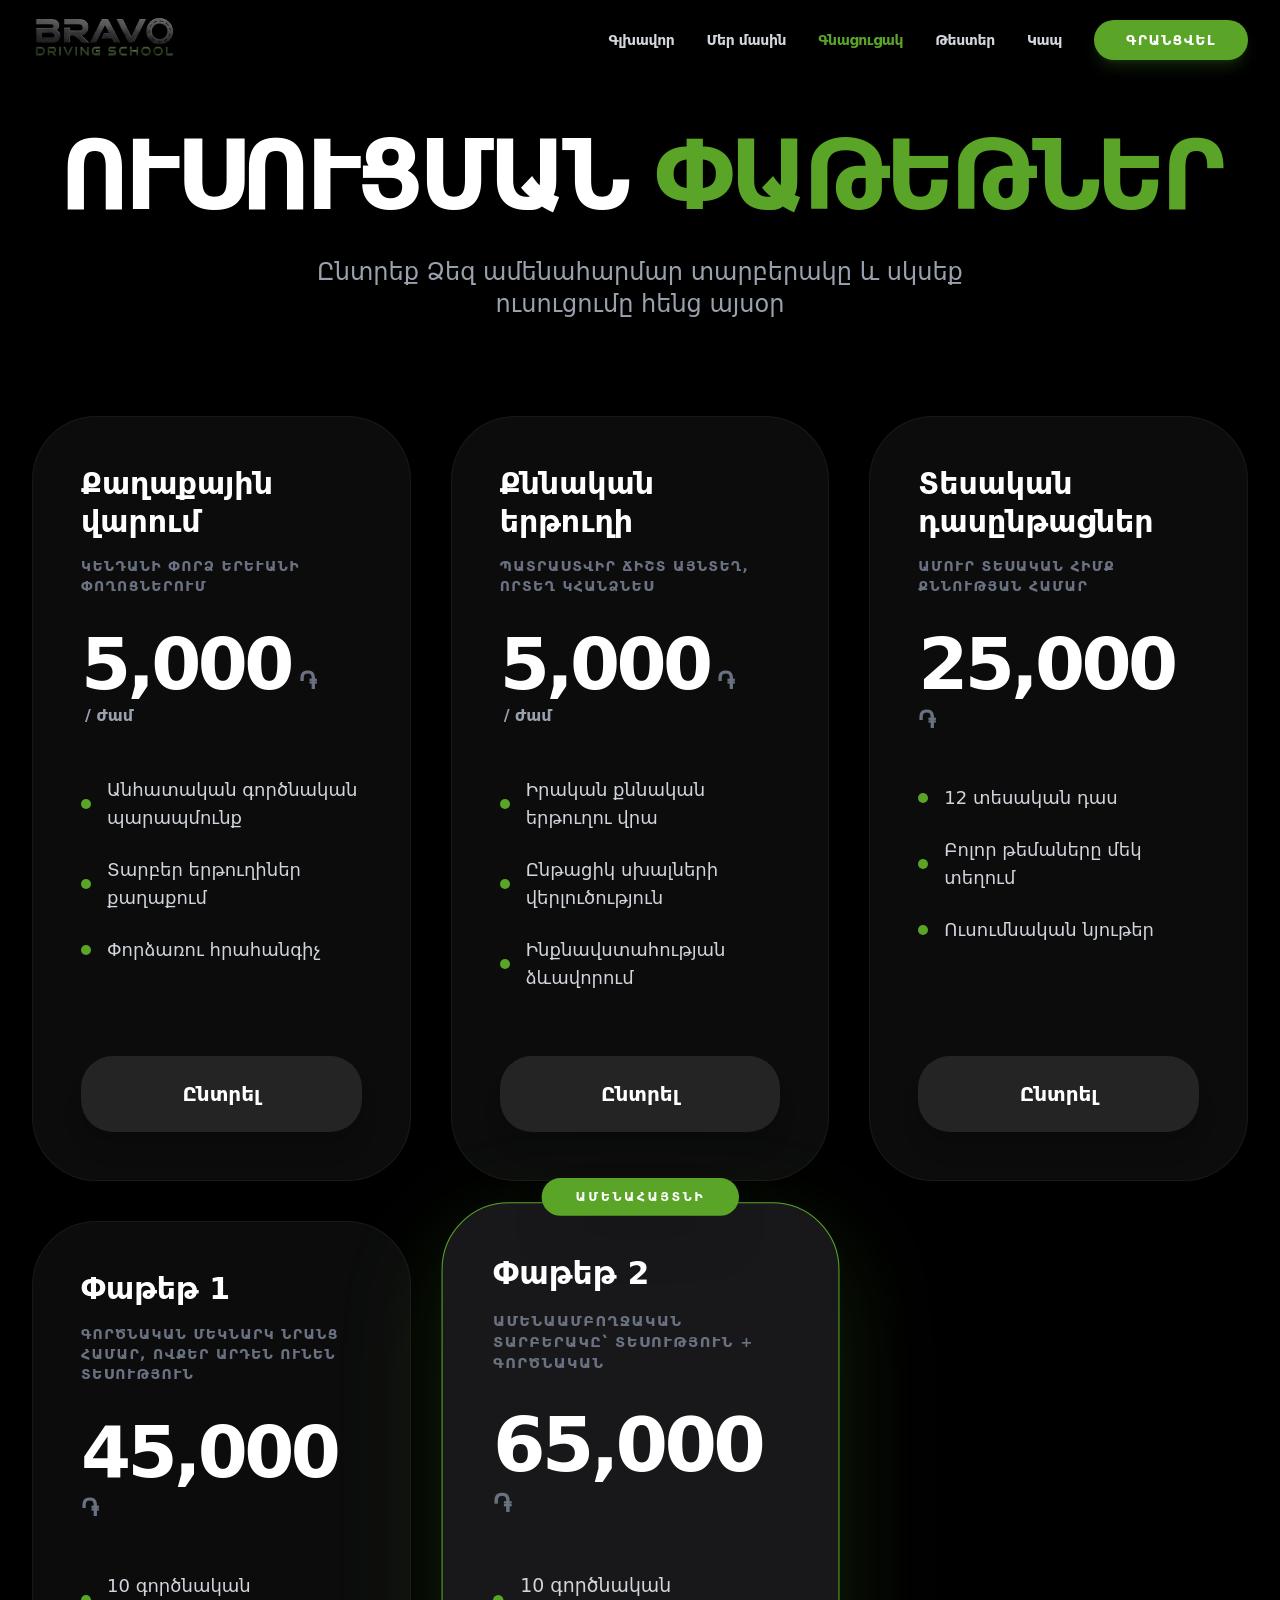
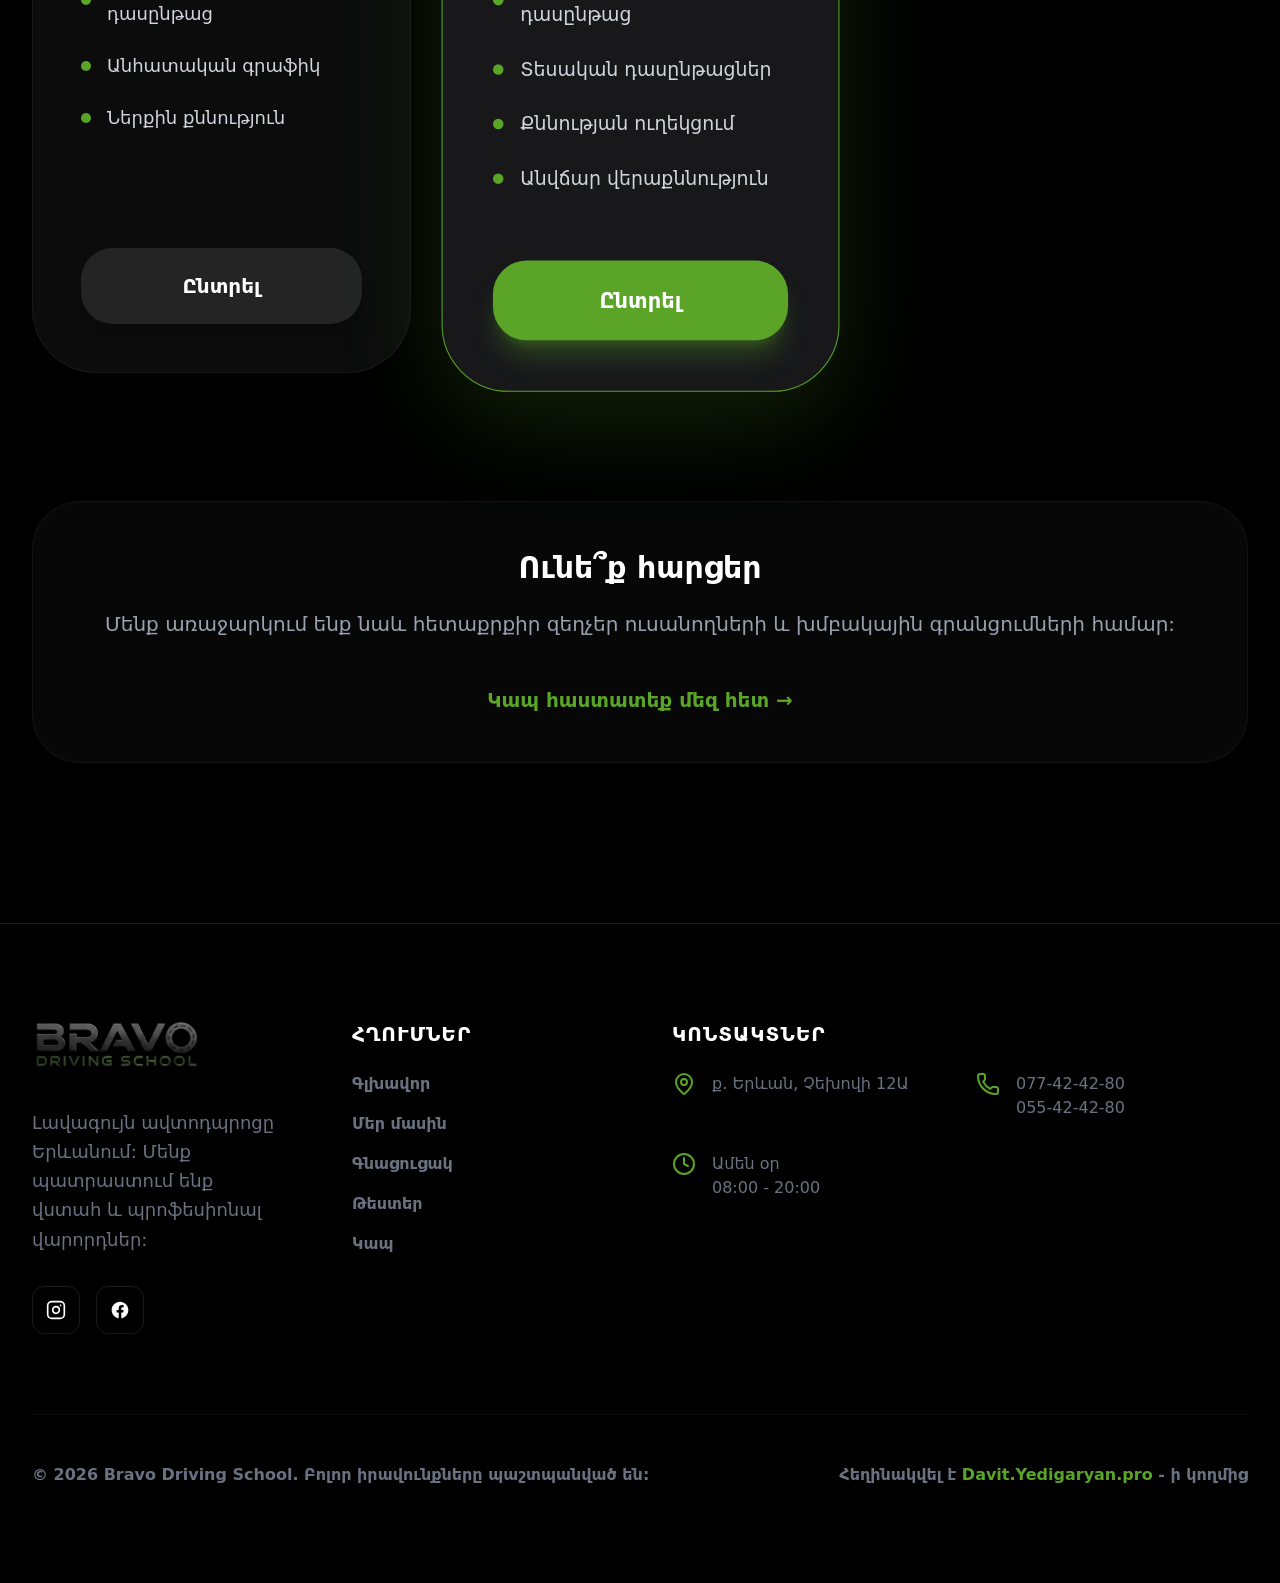
<file: pricing.html>
<!DOCTYPE html><html lang="hy" class="scroll-smooth"><head><meta charSet="utf-8"/><meta name="viewport" content="width=device-width, initial-scale=1, viewport-fit=cover"/><link rel="preload" href="/_next/static/media/1b99372b3eaef0c8-s.p.0gx2haw2tmll8.woff2" as="font" crossorigin="" type="font/woff2"/><link rel="preload" href="/_next/static/media/83afe278b6a6bb3c-s.p.0q-301v4kxxnr.woff2" as="font" crossorigin="" type="font/woff2"/><link rel="preload" as="image" href="/logo.png"/><link rel="stylesheet" href="/_next/static/chunks/08s-h-g77sceo.css" data-precedence="next"/><link rel="preload" as="script" fetchPriority="low" href="/_next/static/chunks/0bat7v3rw-4uz.js"/><script src="/_next/static/chunks/0ulsg3l~6um60.js" async=""></script><script src="/_next/static/chunks/0m2ks..0kk-0v.js" async=""></script><script src="/_next/static/chunks/0nbgp063x5.m4.js" async=""></script><script src="/_next/static/chunks/turbopack-05ohxsckxo6dc.js" async=""></script><script src="/_next/static/chunks/0254rdpi5kd64.js" async=""></script><script src="/_next/static/chunks/0qz.~9bvfpr6n.js" async=""></script><script src="/_next/static/chunks/05x-997sojpqd.js" async=""></script><script src="/_next/static/chunks/0fu1-lyit25zn.js" async=""></script><script src="/_next/static/chunks/0qqvpaf19_7~r.js" async=""></script><meta name="next-size-adjust" content=""/><meta name="theme-color" content="#000000"/><title>Bravo Driving School - Սովորիր վարել պրոֆեսիոնալների հետ</title><meta name="description" content="Ժամանակակից ավտոդպրոց Երևանում. Ստացիր վարորդական իրավունք առաջին փորձից:"/><link rel="icon" href="/favicon.ico?favicon.0t1xml.~2dasm.ico" sizes="48x48" type="image/x-icon"/><link rel="icon" href="/icon.png?icon.0_wvg2e1u18l0.png" sizes="512x512" type="image/png"/><link rel="apple-touch-icon" href="/apple-icon.png?apple-icon.0rv-hk~_wp1mj.png" sizes="180x180" type="image/png"/><script src="/_next/static/chunks/03~yq9q893hmn.js" noModule=""></script></head><body class="inter_5901b7c6-module__ec5Qua__variable outfit_8778cd42-module__wRojWG__variable font-sans bg-black text-white antialiased"><div hidden=""><!--$--><!--/$--></div><nav class="fixed w-full z-50 transition-all duration-300 h-20 flex items-center bg-transparent"><div class="max-w-7xl mx-auto px-4 sm:px-6 lg:px-8 w-full flex justify-between items-center gap-4"><a aria-label="Bravo Driving School — home" class="flex items-center group min-w-0 transition-transform group-hover:scale-[1.02]" href="/"><img alt="Bravo Driving School" width="493" height="160" decoding="async" data-nimg="1" class="h-10 sm:h-12 w-auto select-none" style="color:transparent" src="/logo.png"/></a><div class="hidden md:flex items-center gap-8"><a class="text-sm font-bold tracking-tight transition-colors hover:text-brand text-gray-300" href="/">Գլխավոր</a><a class="text-sm font-bold tracking-tight transition-colors hover:text-brand text-gray-300" href="/about">Մեր մասին</a><a class="text-sm font-bold tracking-tight transition-colors hover:text-brand text-brand" href="/pricing">Գնացուցակ</a><a class="text-sm font-bold tracking-tight transition-colors hover:text-brand text-gray-300" href="/tests">Թեստեր</a><a class="text-sm font-bold tracking-tight transition-colors hover:text-brand text-gray-300" href="/contact">Կապ</a><a class="bg-brand hover:bg-brand/90 text-white px-8 py-2.5 rounded-full text-sm font-black tracking-widest uppercase transition-all shadow-lg shadow-brand/20" href="/contact">Գրանցվել</a></div><button aria-label="Open menu" aria-expanded="false" class="md:hidden text-white p-2 flex-shrink-0"><svg xmlns="http://www.w3.org/2000/svg" width="28" height="28" viewBox="0 0 24 24" fill="none" stroke="currentColor" stroke-width="2" stroke-linecap="round" stroke-linejoin="round" class="lucide lucide-menu" aria-hidden="true"><path d="M4 5h16"></path><path d="M4 12h16"></path><path d="M4 19h16"></path></svg></button></div></nav><main><div class="pt-24 sm:pt-28 md:pt-32 pb-20 sm:pb-28 md:pb-40 bg-black"><div class="max-w-7xl mx-auto px-4 sm:px-6 lg:px-8"><div class="text-center mb-12 sm:mb-16 md:mb-24"><h1 class="text-3xl sm:text-5xl md:text-8xl font-black mb-4 sm:mb-8 leading-tight md:leading-none tracking-tighter" style="opacity:0;transform:translateY(20px)">ՈՒՍՈՒՑՄԱՆ <span class="text-brand">ՓԱԹԵԹՆԵՐ</span></h1><p class="text-gray-400 text-base sm:text-xl md:text-2xl font-medium max-w-2xl mx-auto" style="opacity:0;transform:translateY(20px)">Ընտրեք Ձեզ ամենահարմար տարբերակը և սկսեք ուսուցումը հենց այսօր</p></div><div class="grid sm:grid-cols-2 lg:grid-cols-3 gap-6 sm:gap-8 md:gap-10"><div class="relative p-7 sm:p-10 md:p-12 rounded-[2.5rem] sm:rounded-[3rem] md:rounded-[4rem] border flex flex-col border-white/5 bg-zinc-900/50 transition-all hover:translate-y-[-15px] duration-500" style="opacity:0;transform:translateY(40px)"><h3 class="text-2xl sm:text-3xl font-black mb-2 sm:mb-4 leading-tight">Քաղաքային վարում</h3><p class="text-gray-500 text-xs sm:text-sm font-bold mb-6 sm:mb-8 uppercase tracking-widest">Կենդանի փորձ Երևանի փողոցներում</p><div class="flex items-baseline flex-wrap gap-x-2 gap-y-1 mb-8 sm:mb-12"><span class="text-5xl sm:text-6xl md:text-7xl font-black tracking-tighter">5,000</span><span class="text-gray-500 font-black text-xl sm:text-2xl">֏</span><span class="text-gray-400 font-bold text-sm sm:text-base ml-1">/ ժամ</span></div><ul class="space-y-4 sm:space-y-6 mb-10 sm:mb-16 flex-grow"><li class="flex items-center gap-4 text-gray-300 text-base sm:text-lg font-medium group/item"><div class="w-2.5 h-2.5 rounded-full bg-brand flex-shrink-0 group-hover/item:scale-150 transition-transform"></div> <!-- -->Անհատական գործնական պարապմունք</li><li class="flex items-center gap-4 text-gray-300 text-base sm:text-lg font-medium group/item"><div class="w-2.5 h-2.5 rounded-full bg-brand flex-shrink-0 group-hover/item:scale-150 transition-transform"></div> <!-- -->Տարբեր երթուղիներ քաղաքում</li><li class="flex items-center gap-4 text-gray-300 text-base sm:text-lg font-medium group/item"><div class="w-2.5 h-2.5 rounded-full bg-brand flex-shrink-0 group-hover/item:scale-150 transition-transform"></div> <!-- -->Փորձառու հրահանգիչ</li></ul><a class="w-full py-4 sm:py-6 rounded-2xl sm:rounded-[2rem] font-black transition-all text-lg sm:text-xl shadow-xl text-center bg-white/10 hover:bg-white/20 text-white" href="/contact">Ընտրել</a></div><div class="relative p-7 sm:p-10 md:p-12 rounded-[2.5rem] sm:rounded-[3rem] md:rounded-[4rem] border flex flex-col border-white/5 bg-zinc-900/50 transition-all hover:translate-y-[-15px] duration-500" style="opacity:0;transform:translateY(40px)"><h3 class="text-2xl sm:text-3xl font-black mb-2 sm:mb-4 leading-tight">Քննական երթուղի</h3><p class="text-gray-500 text-xs sm:text-sm font-bold mb-6 sm:mb-8 uppercase tracking-widest">Պատրաստվիր ճիշտ այնտեղ, որտեղ կհանձնես</p><div class="flex items-baseline flex-wrap gap-x-2 gap-y-1 mb-8 sm:mb-12"><span class="text-5xl sm:text-6xl md:text-7xl font-black tracking-tighter">5,000</span><span class="text-gray-500 font-black text-xl sm:text-2xl">֏</span><span class="text-gray-400 font-bold text-sm sm:text-base ml-1">/ ժամ</span></div><ul class="space-y-4 sm:space-y-6 mb-10 sm:mb-16 flex-grow"><li class="flex items-center gap-4 text-gray-300 text-base sm:text-lg font-medium group/item"><div class="w-2.5 h-2.5 rounded-full bg-brand flex-shrink-0 group-hover/item:scale-150 transition-transform"></div> <!-- -->Իրական քննական երթուղու վրա</li><li class="flex items-center gap-4 text-gray-300 text-base sm:text-lg font-medium group/item"><div class="w-2.5 h-2.5 rounded-full bg-brand flex-shrink-0 group-hover/item:scale-150 transition-transform"></div> <!-- -->Ընթացիկ սխալների վերլուծություն</li><li class="flex items-center gap-4 text-gray-300 text-base sm:text-lg font-medium group/item"><div class="w-2.5 h-2.5 rounded-full bg-brand flex-shrink-0 group-hover/item:scale-150 transition-transform"></div> <!-- -->Ինքնավստահության ձևավորում</li></ul><a class="w-full py-4 sm:py-6 rounded-2xl sm:rounded-[2rem] font-black transition-all text-lg sm:text-xl shadow-xl text-center bg-white/10 hover:bg-white/20 text-white" href="/contact">Ընտրել</a></div><div class="relative p-7 sm:p-10 md:p-12 rounded-[2.5rem] sm:rounded-[3rem] md:rounded-[4rem] border flex flex-col border-white/5 bg-zinc-900/50 transition-all hover:translate-y-[-15px] duration-500" style="opacity:0;transform:translateY(40px)"><h3 class="text-2xl sm:text-3xl font-black mb-2 sm:mb-4 leading-tight">Տեսական դասընթացներ</h3><p class="text-gray-500 text-xs sm:text-sm font-bold mb-6 sm:mb-8 uppercase tracking-widest">Ամուր տեսական հիմք քննության համար</p><div class="flex items-baseline flex-wrap gap-x-2 gap-y-1 mb-8 sm:mb-12"><span class="text-5xl sm:text-6xl md:text-7xl font-black tracking-tighter">25,000</span><span class="text-gray-500 font-black text-xl sm:text-2xl">֏</span></div><ul class="space-y-4 sm:space-y-6 mb-10 sm:mb-16 flex-grow"><li class="flex items-center gap-4 text-gray-300 text-base sm:text-lg font-medium group/item"><div class="w-2.5 h-2.5 rounded-full bg-brand flex-shrink-0 group-hover/item:scale-150 transition-transform"></div> <!-- -->12 տեսական դաս</li><li class="flex items-center gap-4 text-gray-300 text-base sm:text-lg font-medium group/item"><div class="w-2.5 h-2.5 rounded-full bg-brand flex-shrink-0 group-hover/item:scale-150 transition-transform"></div> <!-- -->Բոլոր թեմաները մեկ տեղում</li><li class="flex items-center gap-4 text-gray-300 text-base sm:text-lg font-medium group/item"><div class="w-2.5 h-2.5 rounded-full bg-brand flex-shrink-0 group-hover/item:scale-150 transition-transform"></div> <!-- -->Ուսումնական նյութեր</li></ul><a class="w-full py-4 sm:py-6 rounded-2xl sm:rounded-[2rem] font-black transition-all text-lg sm:text-xl shadow-xl text-center bg-white/10 hover:bg-white/20 text-white" href="/contact">Ընտրել</a></div><div class="relative p-7 sm:p-10 md:p-12 rounded-[2.5rem] sm:rounded-[3rem] md:rounded-[4rem] border flex flex-col border-white/5 bg-zinc-900/50 transition-all hover:translate-y-[-15px] duration-500" style="opacity:0;transform:translateY(40px)"><h3 class="text-2xl sm:text-3xl font-black mb-2 sm:mb-4 leading-tight">Փաթեթ 1</h3><p class="text-gray-500 text-xs sm:text-sm font-bold mb-6 sm:mb-8 uppercase tracking-widest">Գործնական մեկնարկ նրանց համար, ովքեր արդեն ունեն տեսություն</p><div class="flex items-baseline flex-wrap gap-x-2 gap-y-1 mb-8 sm:mb-12"><span class="text-5xl sm:text-6xl md:text-7xl font-black tracking-tighter">45,000</span><span class="text-gray-500 font-black text-xl sm:text-2xl">֏</span></div><ul class="space-y-4 sm:space-y-6 mb-10 sm:mb-16 flex-grow"><li class="flex items-center gap-4 text-gray-300 text-base sm:text-lg font-medium group/item"><div class="w-2.5 h-2.5 rounded-full bg-brand flex-shrink-0 group-hover/item:scale-150 transition-transform"></div> <!-- -->10 գործնական դասընթաց</li><li class="flex items-center gap-4 text-gray-300 text-base sm:text-lg font-medium group/item"><div class="w-2.5 h-2.5 rounded-full bg-brand flex-shrink-0 group-hover/item:scale-150 transition-transform"></div> <!-- -->Անհատական գրաֆիկ</li><li class="flex items-center gap-4 text-gray-300 text-base sm:text-lg font-medium group/item"><div class="w-2.5 h-2.5 rounded-full bg-brand flex-shrink-0 group-hover/item:scale-150 transition-transform"></div> <!-- -->Ներքին քննություն</li></ul><a class="w-full py-4 sm:py-6 rounded-2xl sm:rounded-[2rem] font-black transition-all text-lg sm:text-xl shadow-xl text-center bg-white/10 hover:bg-white/20 text-white" href="/contact">Ընտրել</a></div><div class="relative p-7 sm:p-10 md:p-12 rounded-[2.5rem] sm:rounded-[3rem] md:rounded-[4rem] border flex flex-col border-brand bg-zinc-900 lg:scale-105 z-10 shadow-[0_30px_100px_rgba(90,164,39,0.2)] transition-all hover:translate-y-[-15px] duration-500" style="opacity:0;transform:translateY(40px)"><div class="absolute -top-5 sm:-top-6 left-1/2 -translate-x-1/2 bg-brand text-white text-[10px] sm:text-xs font-black px-5 sm:px-8 py-2 sm:py-2.5 rounded-full uppercase tracking-[0.2em] shadow-2xl whitespace-nowrap">Ամենահայտնի</div><h3 class="text-2xl sm:text-3xl font-black mb-2 sm:mb-4 leading-tight">Փաթեթ 2</h3><p class="text-gray-500 text-xs sm:text-sm font-bold mb-6 sm:mb-8 uppercase tracking-widest">Ամենաամբողջական տարբերակը՝ տեսություն + գործնական</p><div class="flex items-baseline flex-wrap gap-x-2 gap-y-1 mb-8 sm:mb-12"><span class="text-5xl sm:text-6xl md:text-7xl font-black tracking-tighter">65,000</span><span class="text-gray-500 font-black text-xl sm:text-2xl">֏</span></div><ul class="space-y-4 sm:space-y-6 mb-10 sm:mb-16 flex-grow"><li class="flex items-center gap-4 text-gray-300 text-base sm:text-lg font-medium group/item"><div class="w-2.5 h-2.5 rounded-full bg-brand flex-shrink-0 group-hover/item:scale-150 transition-transform"></div> <!-- -->10 գործնական դասընթաց</li><li class="flex items-center gap-4 text-gray-300 text-base sm:text-lg font-medium group/item"><div class="w-2.5 h-2.5 rounded-full bg-brand flex-shrink-0 group-hover/item:scale-150 transition-transform"></div> <!-- -->Տեսական դասընթացներ</li><li class="flex items-center gap-4 text-gray-300 text-base sm:text-lg font-medium group/item"><div class="w-2.5 h-2.5 rounded-full bg-brand flex-shrink-0 group-hover/item:scale-150 transition-transform"></div> <!-- -->Քննության ուղեկցում</li><li class="flex items-center gap-4 text-gray-300 text-base sm:text-lg font-medium group/item"><div class="w-2.5 h-2.5 rounded-full bg-brand flex-shrink-0 group-hover/item:scale-150 transition-transform"></div> <!-- -->Անվճար վերաքննություն</li></ul><a class="w-full py-4 sm:py-6 rounded-2xl sm:rounded-[2rem] font-black transition-all text-lg sm:text-xl shadow-xl text-center bg-brand hover:bg-brand/90 text-white shadow-brand/30" href="/contact">Ընտրել</a></div></div><div class="mt-16 sm:mt-24 md:mt-32 p-7 sm:p-10 md:p-12 bg-zinc-900/30 rounded-[2rem] sm:rounded-[3rem] border border-white/5 text-center"><h3 class="text-2xl sm:text-3xl font-black mb-4 sm:mb-6">Ունե՞ք հարցեր</h3><p class="text-gray-400 text-base sm:text-xl font-medium mb-8 sm:mb-12">Մենք առաջարկում ենք նաև հետաքրքիր զեղչեր ուսանողների և խմբակային գրանցումների համար:</p><a class="text-brand font-black text-lg sm:text-xl hover:underline" href="/contact">Կապ հաստատեք մեզ հետ →</a></div></div></div><!--$--><!--/$--></main><footer class="bg-black border-t border-white/10 py-12 sm:py-16 md:py-24"><div class="max-w-7xl mx-auto px-4 sm:px-6 lg:px-8"><div class="grid md:grid-cols-2 lg:grid-cols-4 gap-10 sm:gap-12 md:gap-16 mb-12 md:mb-20"><div class="space-y-6 sm:space-y-8"><a class="inline-flex items-center" aria-label="Bravo Driving School — home" href="/"><img alt="Bravo Driving School" loading="lazy" width="493" height="160" decoding="async" data-nimg="1" class="h-12 sm:h-14 w-auto select-none" style="color:transparent" src="/logo.png"/></a><p class="text-gray-500 text-base sm:text-lg font-medium leading-relaxed">Լավագույն ավտոդպրոցը Երևանում: Մենք պատրաստում ենք վստահ և պրոֆեսիոնալ վարորդներ:</p><div class="flex gap-4"><a href="https://www.instagram.com/bravo_avtodproc" target="_blank" rel="noopener noreferrer" aria-label="Instagram" class="w-12 h-12 rounded-xl border border-white/10 flex items-center justify-center text-white hover:bg-brand hover:border-brand hover:rotate-12 transition-all duration-300"><svg xmlns="http://www.w3.org/2000/svg" width="20" height="20" viewBox="0 0 24 24" fill="none" stroke="currentColor" stroke-width="2" stroke-linecap="round" stroke-linejoin="round" aria-hidden="true"><rect x="2" y="2" width="20" height="20" rx="5" ry="5"></rect><path d="M16 11.37A4 4 0 1 1 12.63 8 4 4 0 0 1 16 11.37z"></path><line x1="17.5" y1="6.5" x2="17.51" y2="6.5"></line></svg></a><a href="https://www.facebook.com/avtodprocbravo/" target="_blank" rel="noopener noreferrer" aria-label="Facebook" class="w-12 h-12 rounded-xl border border-white/10 flex items-center justify-center text-white hover:bg-brand hover:border-brand hover:rotate-12 transition-all duration-300"><svg xmlns="http://www.w3.org/2000/svg" width="20" height="20" viewBox="0 0 24 24" fill="currentColor" aria-hidden="true"><path d="M22 12.07C22 6.48 17.52 2 12 2S2 6.48 2 12.07c0 5 3.66 9.13 8.44 9.93v-7.02H7.9v-2.91h2.54V9.84c0-2.5 1.49-3.89 3.78-3.89 1.09 0 2.24.2 2.24.2v2.46h-1.27c-1.24 0-1.63.77-1.63 1.56v1.87h2.78l-.44 2.91h-2.34V22c4.78-.8 8.44-4.94 8.44-9.93z"></path></svg></a></div></div><div class="space-y-4 sm:space-y-6"><h4 class="text-white font-black text-lg sm:text-xl uppercase tracking-wider">Հղումներ</h4><ul class="space-y-3 sm:space-y-4"><li><a class="text-gray-500 hover:text-brand font-bold transition-colors" href="/">Գլխավոր</a></li><li><a class="text-gray-500 hover:text-brand font-bold transition-colors" href="/about">Մեր մասին</a></li><li><a class="text-gray-500 hover:text-brand font-bold transition-colors" href="/pricing">Գնացուցակ</a></li><li><a class="text-gray-500 hover:text-brand font-bold transition-colors" href="/tests">Թեստեր</a></li><li><a class="text-gray-500 hover:text-brand font-bold transition-colors" href="/contact">Կապ</a></li></ul></div><div class="space-y-4 sm:space-y-6 lg:col-span-2"><h4 class="text-white font-black text-lg sm:text-xl uppercase tracking-wider">Կոնտակտներ</h4><div class="grid sm:grid-cols-2 gap-6 sm:gap-8"><div class="flex gap-4"><svg xmlns="http://www.w3.org/2000/svg" width="24" height="24" viewBox="0 0 24 24" fill="none" stroke="currentColor" stroke-width="2" stroke-linecap="round" stroke-linejoin="round" class="lucide lucide-map-pin text-brand flex-shrink-0" aria-hidden="true"><path d="M20 10c0 4.993-5.539 10.193-7.399 11.799a1 1 0 0 1-1.202 0C9.539 20.193 4 14.993 4 10a8 8 0 0 1 16 0"></path><circle cx="12" cy="10" r="3"></circle></svg><p class="text-gray-500 font-medium"><a href="https://maps.app.goo.gl/PwytS6nuazUxfCd76" target="_blank">ք․ Երևան, Չեխովի 12Ա</a></p></div><div class="flex gap-4"><svg xmlns="http://www.w3.org/2000/svg" width="24" height="24" viewBox="0 0 24 24" fill="none" stroke="currentColor" stroke-width="2" stroke-linecap="round" stroke-linejoin="round" class="lucide lucide-phone text-brand flex-shrink-0" aria-hidden="true"><path d="M13.832 16.568a1 1 0 0 0 1.213-.303l.355-.465A2 2 0 0 1 17 15h3a2 2 0 0 1 2 2v3a2 2 0 0 1-2 2A18 18 0 0 1 2 4a2 2 0 0 1 2-2h3a2 2 0 0 1 2 2v3a2 2 0 0 1-.8 1.6l-.468.351a1 1 0 0 0-.292 1.233 14 14 0 0 0 6.392 6.384"></path></svg><p class="text-gray-500 font-medium"><a href="tel:+37477424280" class="hover:text-brand transition-colors">077-42-42-80</a><br/><a href="tel:+37455424280" class="hover:text-brand transition-colors">055-42-42-80</a></p></div><div class="flex gap-4"><svg xmlns="http://www.w3.org/2000/svg" width="24" height="24" viewBox="0 0 24 24" fill="none" stroke="currentColor" stroke-width="2" stroke-linecap="round" stroke-linejoin="round" class="lucide lucide-clock text-brand flex-shrink-0" aria-hidden="true"><circle cx="12" cy="12" r="10"></circle><path d="M12 6v6l4 2"></path></svg><p class="text-gray-500 font-medium">Ամեն օր<br/>08:00 - 20:00</p></div></div></div></div><div class="pt-8 sm:pt-12 border-t border-white/5 flex flex-col md:flex-row justify-between items-center gap-6 md:gap-8 text-center md:text-left"><p class="text-gray-500 font-bold">© 2026 Bravo Driving School. Բոլոր իրավունքները պաշտպանված են:</p><p class="text-gray-500 font-bold">Հեղինակվել է<!-- --> <a class="text-brand transition-colors" href="https://davit.yedigaryan.pro/">Davit.Yedigaryan.pro</a> <!-- -->- ի կողմից</p></div></div></footer><script src="/_next/static/chunks/0bat7v3rw-4uz.js" id="_R_" async=""></script><script>(self.__next_f=self.__next_f||[]).push([0])</script><script>self.__next_f.push([1,"1:\"$Sreact.fragment\"\n2:I[78008,[\"/_next/static/chunks/0254rdpi5kd64.js\",\"/_next/static/chunks/0qz.~9bvfpr6n.js\",\"/_next/static/chunks/05x-997sojpqd.js\",\"/_next/static/chunks/0fu1-lyit25zn.js\"],\"Navbar\"]\n3:I[49220,[\"/_next/static/chunks/0254rdpi5kd64.js\",\"/_next/static/chunks/0qz.~9bvfpr6n.js\",\"/_next/static/chunks/05x-997sojpqd.js\",\"/_next/static/chunks/0fu1-lyit25zn.js\"],\"default\"]\n4:I[14327,[\"/_next/static/chunks/0254rdpi5kd64.js\",\"/_next/static/chunks/0qz.~9bvfpr6n.js\",\"/_next/static/chunks/05x-997sojpqd.js\",\"/_next/static/chunks/0fu1-lyit25zn.js\"],\"default\"]\n5:I[73225,[\"/_next/static/chunks/0254rdpi5kd64.js\",\"/_next/static/chunks/0qz.~9bvfpr6n.js\",\"/_next/static/chunks/05x-997sojpqd.js\",\"/_next/static/chunks/0fu1-lyit25zn.js\"],\"\"]\n6:I[20930,[\"/_next/static/chunks/0254rdpi5kd64.js\",\"/_next/static/chunks/0qz.~9bvfpr6n.js\",\"/_next/static/chunks/05x-997sojpqd.js\",\"/_next/static/chunks/0fu1-lyit25zn.js\"],\"Image\"]\nf:I[31949,[\"/_next/static/chunks/0254rdpi5kd64.js\",\"/_next/static/chunks/0qz.~9bvfpr6n.js\",\"/_next/static/chunks/05x-997sojpqd.js\",\"/_next/static/chunks/0fu1-lyit25zn.js\"],\"default\",1]\n:HL[\"/_next/static/chunks/08s-h-g77sceo.css\",\"style\"]\n:HL[\"/_next/static/media/1b99372b3eaef0c8-s.p.0gx2haw2tmll8.woff2\",\"font\",{\"crossOrigin\":\"\",\"type\":\"font/woff2\"}]\n:HL[\"/_next/static/media/83afe278b6a6bb3c-s.p.0q-301v4kxxnr.woff2\",\"font\",{\"crossOrigin\":\"\",\"type\":\"font/woff2\"}]\n"])</script><script>self.__next_f.push([1,"0:{\"P\":null,\"c\":[\"\",\"pricing\"],\"q\":\"\",\"i\":false,\"f\":[[[\"\",{\"children\":[\"pricing\",{\"children\":[\"__PAGE__\",{}]}]},\"$undefined\",\"$undefined\",16],[[\"$\",\"$1\",\"c\",{\"children\":[[[\"$\",\"link\",\"0\",{\"rel\":\"stylesheet\",\"href\":\"/_next/static/chunks/08s-h-g77sceo.css\",\"precedence\":\"next\",\"crossOrigin\":\"$undefined\",\"nonce\":\"$undefined\"}],[\"$\",\"script\",\"script-0\",{\"src\":\"/_next/static/chunks/0254rdpi5kd64.js\",\"async\":true,\"nonce\":\"$undefined\"}],[\"$\",\"script\",\"script-1\",{\"src\":\"/_next/static/chunks/0qz.~9bvfpr6n.js\",\"async\":true,\"nonce\":\"$undefined\"}],[\"$\",\"script\",\"script-2\",{\"src\":\"/_next/static/chunks/05x-997sojpqd.js\",\"async\":true,\"nonce\":\"$undefined\"}],[\"$\",\"script\",\"script-3\",{\"src\":\"/_next/static/chunks/0fu1-lyit25zn.js\",\"async\":true,\"nonce\":\"$undefined\"}]],[\"$\",\"html\",null,{\"lang\":\"hy\",\"className\":\"scroll-smooth\",\"children\":[\"$\",\"body\",null,{\"className\":\"inter_5901b7c6-module__ec5Qua__variable outfit_8778cd42-module__wRojWG__variable font-sans bg-black text-white antialiased\",\"children\":[[\"$\",\"$L2\",null,{}],[\"$\",\"main\",null,{\"children\":[\"$\",\"$L3\",null,{\"parallelRouterKey\":\"children\",\"error\":\"$undefined\",\"errorStyles\":\"$undefined\",\"errorScripts\":\"$undefined\",\"template\":[\"$\",\"$L4\",null,{}],\"templateStyles\":\"$undefined\",\"templateScripts\":\"$undefined\",\"notFound\":[[[\"$\",\"title\",null,{\"children\":\"404: This page could not be found.\"}],[\"$\",\"div\",null,{\"style\":{\"fontFamily\":\"system-ui,\\\"Segoe UI\\\",Roboto,Helvetica,Arial,sans-serif,\\\"Apple Color Emoji\\\",\\\"Segoe UI Emoji\\\"\",\"height\":\"100vh\",\"textAlign\":\"center\",\"display\":\"flex\",\"flexDirection\":\"column\",\"alignItems\":\"center\",\"justifyContent\":\"center\"},\"children\":[\"$\",\"div\",null,{\"children\":[[\"$\",\"style\",null,{\"dangerouslySetInnerHTML\":{\"__html\":\"body{color:#000;background:#fff;margin:0}.next-error-h1{border-right:1px solid rgba(0,0,0,.3)}@media (prefers-color-scheme:dark){body{color:#fff;background:#000}.next-error-h1{border-right:1px solid rgba(255,255,255,.3)}}\"}}],[\"$\",\"h1\",null,{\"className\":\"next-error-h1\",\"style\":{\"display\":\"inline-block\",\"margin\":\"0 20px 0 0\",\"padding\":\"0 23px 0 0\",\"fontSize\":24,\"fontWeight\":500,\"verticalAlign\":\"top\",\"lineHeight\":\"49px\"},\"children\":404}],[\"$\",\"div\",null,{\"style\":{\"display\":\"inline-block\"},\"children\":[\"$\",\"h2\",null,{\"style\":{\"fontSize\":14,\"fontWeight\":400,\"lineHeight\":\"49px\",\"margin\":0},\"children\":\"This page could not be found.\"}]}]]}]}]],[]],\"forbidden\":\"$undefined\",\"unauthorized\":\"$undefined\"}]}],[\"$\",\"footer\",null,{\"className\":\"bg-black border-t border-white/10 py-12 sm:py-16 md:py-24\",\"children\":[\"$\",\"div\",null,{\"className\":\"max-w-7xl mx-auto px-4 sm:px-6 lg:px-8\",\"children\":[[\"$\",\"div\",null,{\"className\":\"grid md:grid-cols-2 lg:grid-cols-4 gap-10 sm:gap-12 md:gap-16 mb-12 md:mb-20\",\"children\":[[\"$\",\"div\",null,{\"className\":\"space-y-6 sm:space-y-8\",\"children\":[[\"$\",\"$L5\",null,{\"href\":\"/\",\"className\":\"inline-flex items-center\",\"aria-label\":\"Bravo Driving School — home\",\"children\":[\"$\",\"$L6\",null,{\"src\":\"/logo.png\",\"alt\":\"Bravo Driving School\",\"width\":493,\"height\":160,\"className\":\"h-12 sm:h-14 w-auto select-none\"}]}],[\"$\",\"p\",null,{\"className\":\"text-gray-500 text-base sm:text-lg font-medium leading-relaxed\",\"children\":\"Լավագույն ավտոդպրոցը Երևանում: Մենք պատրաստում ենք վստահ և պրոֆեսիոնալ վարորդներ:\"}],[\"$\",\"div\",null,{\"className\":\"flex gap-4\",\"children\":[[\"$\",\"a\",null,{\"href\":\"https://www.instagram.com/bravo_avtodproc\",\"target\":\"_blank\",\"rel\":\"noopener noreferrer\",\"aria-label\":\"Instagram\",\"className\":\"w-12 h-12 rounded-xl border border-white/10 flex items-center justify-center text-white hover:bg-brand hover:border-brand hover:rotate-12 transition-all duration-300\",\"children\":[\"$\",\"svg\",null,{\"xmlns\":\"http://www.w3.org/2000/svg\",\"width\":20,\"height\":20,\"viewBox\":\"0 0 24 24\",\"fill\":\"none\",\"stroke\":\"currentColor\",\"strokeWidth\":2,\"strokeLinecap\":\"round\",\"strokeLinejoin\":\"round\",\"aria-hidden\":\"true\",\"children\":[[\"$\",\"rect\",null,{\"x\":\"2\",\"y\":\"2\",\"width\":\"20\",\"height\":\"20\",\"rx\":\"5\",\"ry\":\"5\"}],[\"$\",\"path\",null,{\"d\":\"M16 11.37A4 4 0 1 1 12.63 8 4 4 0 0 1 16 11.37z\"}],[\"$\",\"line\",null,{\"x1\":\"17.5\",\"y1\":\"6.5\",\"x2\":\"17.51\",\"y2\":\"6.5\"}]]}]}],[\"$\",\"a\",null,{\"href\":\"https://www.facebook.com/avtodprocbravo/\",\"target\":\"_blank\",\"rel\":\"noopener noreferrer\",\"aria-label\":\"Facebook\",\"className\":\"w-12 h-12 rounded-xl border border-white/10 flex items-center justify-center text-white hover:bg-brand hover:border-brand hover:rotate-12 transition-all duration-300\",\"children\":[\"$\",\"svg\",null,{\"xmlns\":\"http://www.w3.org/2000/svg\",\"width\":20,\"height\":20,\"viewBox\":\"0 0 24 24\",\"fill\":\"currentColor\",\"aria-hidden\":\"true\",\"children\":\"$L7\"}]}]]}]]}],\"$L8\",\"$L9\"]}],\"$La\"]}]}]]}]}]]}],{\"children\":[\"$Lb\",{\"children\":[\"$Lc\",{},null,false,null]},null,false,\"$@d\"]},null,false,null],\"$Le\",false]],\"m\":\"$undefined\",\"G\":[\"$f\",[\"$L10\"]],\"S\":true,\"h\":null,\"s\":\"$undefined\",\"l\":\"$undefined\",\"p\":\"$undefined\",\"d\":\"$undefined\",\"b\":\"VkXO5HR2G9pa_6dwPkog-\"}\n"])</script><script>self.__next_f.push([1,"11:I[52020,[\"/_next/static/chunks/0254rdpi5kd64.js\",\"/_next/static/chunks/0qz.~9bvfpr6n.js\",\"/_next/static/chunks/05x-997sojpqd.js\",\"/_next/static/chunks/0fu1-lyit25zn.js\"],\"default\"]\n12:I[69575,[\"/_next/static/chunks/0254rdpi5kd64.js\",\"/_next/static/chunks/0qz.~9bvfpr6n.js\",\"/_next/static/chunks/05x-997sojpqd.js\",\"/_next/static/chunks/0fu1-lyit25zn.js\"],\"ClientPageRoot\"]\n13:I[83394,[\"/_next/static/chunks/0254rdpi5kd64.js\",\"/_next/static/chunks/0qz.~9bvfpr6n.js\",\"/_next/static/chunks/05x-997sojpqd.js\",\"/_next/static/chunks/0fu1-lyit25zn.js\",\"/_next/static/chunks/0qqvpaf19_7~r.js\"],\"default\"]\n16:I[33829,[\"/_next/static/chunks/0254rdpi5kd64.js\",\"/_next/static/chunks/0qz.~9bvfpr6n.js\",\"/_next/static/chunks/05x-997sojpqd.js\",\"/_next/static/chunks/0fu1-lyit25zn.js\"],\"OutletBoundary\"]\n17:\"$Sreact.suspense\"\n1a:I[33829,[\"/_next/static/chunks/0254rdpi5kd64.js\",\"/_next/static/chunks/0qz.~9bvfpr6n.js\",\"/_next/static/chunks/05x-997sojpqd.js\",\"/_next/static/chunks/0fu1-lyit25zn.js\"],\"ViewportBoundary\"]\n1c:I[33829,[\"/_next/static/chunks/0254rdpi5kd64.js\",\"/_next/static/chunks/0qz.~9bvfpr6n.js\",\"/_next/static/chunks/05x-997sojpqd.js\",\"/_next/static/chunks/0fu1-lyit25zn.js\"],\"MetadataBoundary\"]\n7:[\"$\",\"path\",null,{\"d\":\"M22 12.07C22 6.48 17.52 2 12 2S2 6.48 2 12.07c0 5 3.66 9.13 8.44 9.93v-7.02H7.9v-2.91h2.54V9.84c0-2.5 1.49-3.89 3.78-3.89 1.09 0 2.24.2 2.24.2v2.46h-1.27c-1.24 0-1.63.77-1.63 1.56v1.87h2.78l-.44 2.91h-2.34V22c4.78-.8 8.44-4.94 8.44-9.93z\"}]\n8:[\"$\",\"div\",null,{\"className\":\"space-y-4 sm:space-y-6\",\"children\":[[\"$\",\"h4\",null,{\"className\":\"text-white font-black text-lg sm:text-xl uppercase tracking-wider\",\"children\":\"Հղումներ\"}],[\"$\",\"ul\",null,{\"className\":\"space-y-3 sm:space-y-4\",\"children\":[[\"$\",\"li\",\"/\",{\"children\":[\"$\",\"$L5\",null,{\"href\":\"/\",\"className\":\"text-gray-500 hover:text-brand font-bold transition-colors\",\"children\":\"Գլխավոր\"}]}],[\"$\",\"li\",\"/about\",{\"children\":[\"$\",\"$L5\",null,{\"href\":\"/about\",\"className\":\"text-gray-500 hover:text-brand font-bold transition-colors\",\"children\":\"Մեր մասին\"}]}],[\"$\",\"li\",\"/pricing\",{\"children\":[\"$\",\"$L5\",null,{\"href\":\"/pricing\",\"className\":\"text-gray-500 hover:text-brand font-bold transition-colors\",\"children\":\"Գնացուցակ\"}]}],[\"$\",\"li\",\"/tests\",{\"children\":[\"$\",\"$L5\",null,{\"href\":\"/tests\",\"className\":\"text-gray-500 hover:text-brand font-bold transition-colors\",\"children\":\"Թեստեր\"}]}],[\"$\",\"li\",\"/contact\",{\"children\":[\"$\",\"$L5\",null,{\"href\":\"/contact\",\"className\":\"text-gray-500 hover:text-brand font-bold transition-colors\",\"children\":\"Կապ\"}]}]]}]]}]\n"])</script><script>self.__next_f.push([1,"9:[\"$\",\"div\",null,{\"className\":\"space-y-4 sm:space-y-6 lg:col-span-2\",\"children\":[[\"$\",\"h4\",null,{\"className\":\"text-white font-black text-lg sm:text-xl uppercase tracking-wider\",\"children\":\"Կոնտակտներ\"}],[\"$\",\"div\",null,{\"className\":\"grid sm:grid-cols-2 gap-6 sm:gap-8\",\"children\":[[\"$\",\"div\",null,{\"className\":\"flex gap-4\",\"children\":[[\"$\",\"$L11\",null,{\"ref\":\"$undefined\",\"iconNode\":[[\"path\",{\"d\":\"M20 10c0 4.993-5.539 10.193-7.399 11.799a1 1 0 0 1-1.202 0C9.539 20.193 4 14.993 4 10a8 8 0 0 1 16 0\",\"key\":\"1r0f0z\"}],[\"circle\",{\"cx\":\"12\",\"cy\":\"10\",\"r\":\"3\",\"key\":\"ilqhr7\"}]],\"className\":\"lucide-map-pin text-brand flex-shrink-0\",\"size\":24}],[\"$\",\"p\",null,{\"className\":\"text-gray-500 font-medium\",\"children\":[\"$\",\"a\",null,{\"href\":\"https://maps.app.goo.gl/PwytS6nuazUxfCd76\",\"target\":\"_blank\",\"children\":\"ք․ Երևան, Չեխովի 12Ա\"}]}]]}],[\"$\",\"div\",null,{\"className\":\"flex gap-4\",\"children\":[[\"$\",\"$L11\",null,{\"ref\":\"$undefined\",\"iconNode\":[[\"path\",{\"d\":\"M13.832 16.568a1 1 0 0 0 1.213-.303l.355-.465A2 2 0 0 1 17 15h3a2 2 0 0 1 2 2v3a2 2 0 0 1-2 2A18 18 0 0 1 2 4a2 2 0 0 1 2-2h3a2 2 0 0 1 2 2v3a2 2 0 0 1-.8 1.6l-.468.351a1 1 0 0 0-.292 1.233 14 14 0 0 0 6.392 6.384\",\"key\":\"9njp5v\"}]],\"className\":\"lucide-phone text-brand flex-shrink-0\",\"size\":24}],[\"$\",\"p\",null,{\"className\":\"text-gray-500 font-medium\",\"children\":[[\"$\",\"a\",null,{\"href\":\"tel:+37477424280\",\"className\":\"hover:text-brand transition-colors\",\"children\":\"077-42-42-80\"}],[\"$\",\"br\",null,{}],[\"$\",\"a\",null,{\"href\":\"tel:+37455424280\",\"className\":\"hover:text-brand transition-colors\",\"children\":\"055-42-42-80\"}]]}]]}],[\"$\",\"div\",null,{\"className\":\"flex gap-4\",\"children\":[[\"$\",\"$L11\",null,{\"ref\":\"$undefined\",\"iconNode\":[[\"circle\",{\"cx\":\"12\",\"cy\":\"12\",\"r\":\"10\",\"key\":\"1mglay\"}],[\"path\",{\"d\":\"M12 6v6l4 2\",\"key\":\"mmk7yg\"}]],\"className\":\"lucide-clock text-brand flex-shrink-0\",\"size\":24}],[\"$\",\"p\",null,{\"className\":\"text-gray-500 font-medium\",\"children\":[\"Ամեն օր\",[\"$\",\"br\",null,{}],\"08:00 - 20:00\"]}]]}]]}]]}]\n"])</script><script>self.__next_f.push([1,"a:[\"$\",\"div\",null,{\"className\":\"pt-8 sm:pt-12 border-t border-white/5 flex flex-col md:flex-row justify-between items-center gap-6 md:gap-8 text-center md:text-left\",\"children\":[[\"$\",\"p\",null,{\"className\":\"text-gray-500 font-bold\",\"children\":\"© 2026 Bravo Driving School. Բոլոր իրավունքները պաշտպանված են:\"}],[\"$\",\"p\",null,{\"className\":\"text-gray-500 font-bold\",\"children\":[\"Հեղինակվել է\",\" \",[\"$\",\"$L5\",null,{\"href\":\"https://davit.yedigaryan.pro/\",\"className\":\"text-brand transition-colors\",\"children\":\"Davit.Yedigaryan.pro\"}],\" \",\"- ի կողմից\"]}]]}]\nb:[\"$\",\"$1\",\"c\",{\"children\":[null,[\"$\",\"$L3\",null,{\"parallelRouterKey\":\"children\",\"error\":\"$undefined\",\"errorStyles\":\"$undefined\",\"errorScripts\":\"$undefined\",\"template\":[\"$\",\"$L4\",null,{}],\"templateStyles\":\"$undefined\",\"templateScripts\":\"$undefined\",\"notFound\":\"$undefined\",\"forbidden\":\"$undefined\",\"unauthorized\":\"$undefined\"}]]}]\nc:[\"$\",\"$1\",\"c\",{\"children\":[[\"$\",\"$L12\",null,{\"Component\":\"$13\",\"serverProvidedParams\":{\"searchParams\":{},\"params\":{},\"promises\":[\"$@14\",\"$@15\"]}}],[[\"$\",\"script\",\"script-0\",{\"src\":\"/_next/static/chunks/0qqvpaf19_7~r.js\",\"async\":true,\"nonce\":\"$undefined\"}]],[\"$\",\"$L16\",null,{\"children\":[\"$\",\"$17\",null,{\"name\":\"Next.MetadataOutlet\",\"children\":\"$@18\"}]}]]}]\n19:[]\nd:\"$W19\"\ne:[\"$\",\"$1\",\"h\",{\"children\":[null,[\"$\",\"$L1a\",null,{\"children\":\"$L1b\"}],[\"$\",\"div\",null,{\"hidden\":true,\"children\":[\"$\",\"$L1c\",null,{\"children\":[\"$\",\"$17\",null,{\"name\":\"Next.Metadata\",\"children\":\"$L1d\"}]}]}],[\"$\",\"meta\",null,{\"name\":\"next-size-adjust\",\"content\":\"\"}]]}]\n10:[\"$\",\"link\",\"0\",{\"rel\":\"stylesheet\",\"href\":\"/_next/static/chunks/08s-h-g77sceo.css\",\"precedence\":\"next\",\"crossOrigin\":\"$undefined\",\"nonce\":\"$undefined\"}]\n"])</script><script>self.__next_f.push([1,"14:{}\n15:\"$c:props:children:0:props:serverProvidedParams:params\"\n"])</script><script>self.__next_f.push([1,"1b:[[\"$\",\"meta\",\"0\",{\"charSet\":\"utf-8\"}],[\"$\",\"meta\",\"1\",{\"name\":\"viewport\",\"content\":\"width=device-width, initial-scale=1, viewport-fit=cover\"}],[\"$\",\"meta\",\"2\",{\"name\":\"theme-color\",\"content\":\"#000000\"}]]\n"])</script><script>self.__next_f.push([1,"1e:I[55712,[\"/_next/static/chunks/0254rdpi5kd64.js\",\"/_next/static/chunks/0qz.~9bvfpr6n.js\",\"/_next/static/chunks/05x-997sojpqd.js\",\"/_next/static/chunks/0fu1-lyit25zn.js\"],\"IconMark\"]\n18:null\n1d:[[\"$\",\"title\",\"0\",{\"children\":\"Bravo Driving School - Սովորիր վարել պրոֆեսիոնալների հետ\"}],[\"$\",\"meta\",\"1\",{\"name\":\"description\",\"content\":\"Ժամանակակից ավտոդպրոց Երևանում. Ստացիր վարորդական իրավունք առաջին փորձից:\"}],[\"$\",\"link\",\"2\",{\"rel\":\"icon\",\"href\":\"/favicon.ico?favicon.0t1xml.~2dasm.ico\",\"sizes\":\"48x48\",\"type\":\"image/x-icon\"}],[\"$\",\"link\",\"3\",{\"rel\":\"icon\",\"href\":\"/icon.png?icon.0_wvg2e1u18l0.png\",\"sizes\":\"512x512\",\"type\":\"image/png\"}],[\"$\",\"link\",\"4\",{\"rel\":\"apple-touch-icon\",\"href\":\"/apple-icon.png?apple-icon.0rv-hk~_wp1mj.png\",\"sizes\":\"180x180\",\"type\":\"image/png\"}],[\"$\",\"$L1e\",\"5\",{}]]\n"])</script></body></html>
</file>
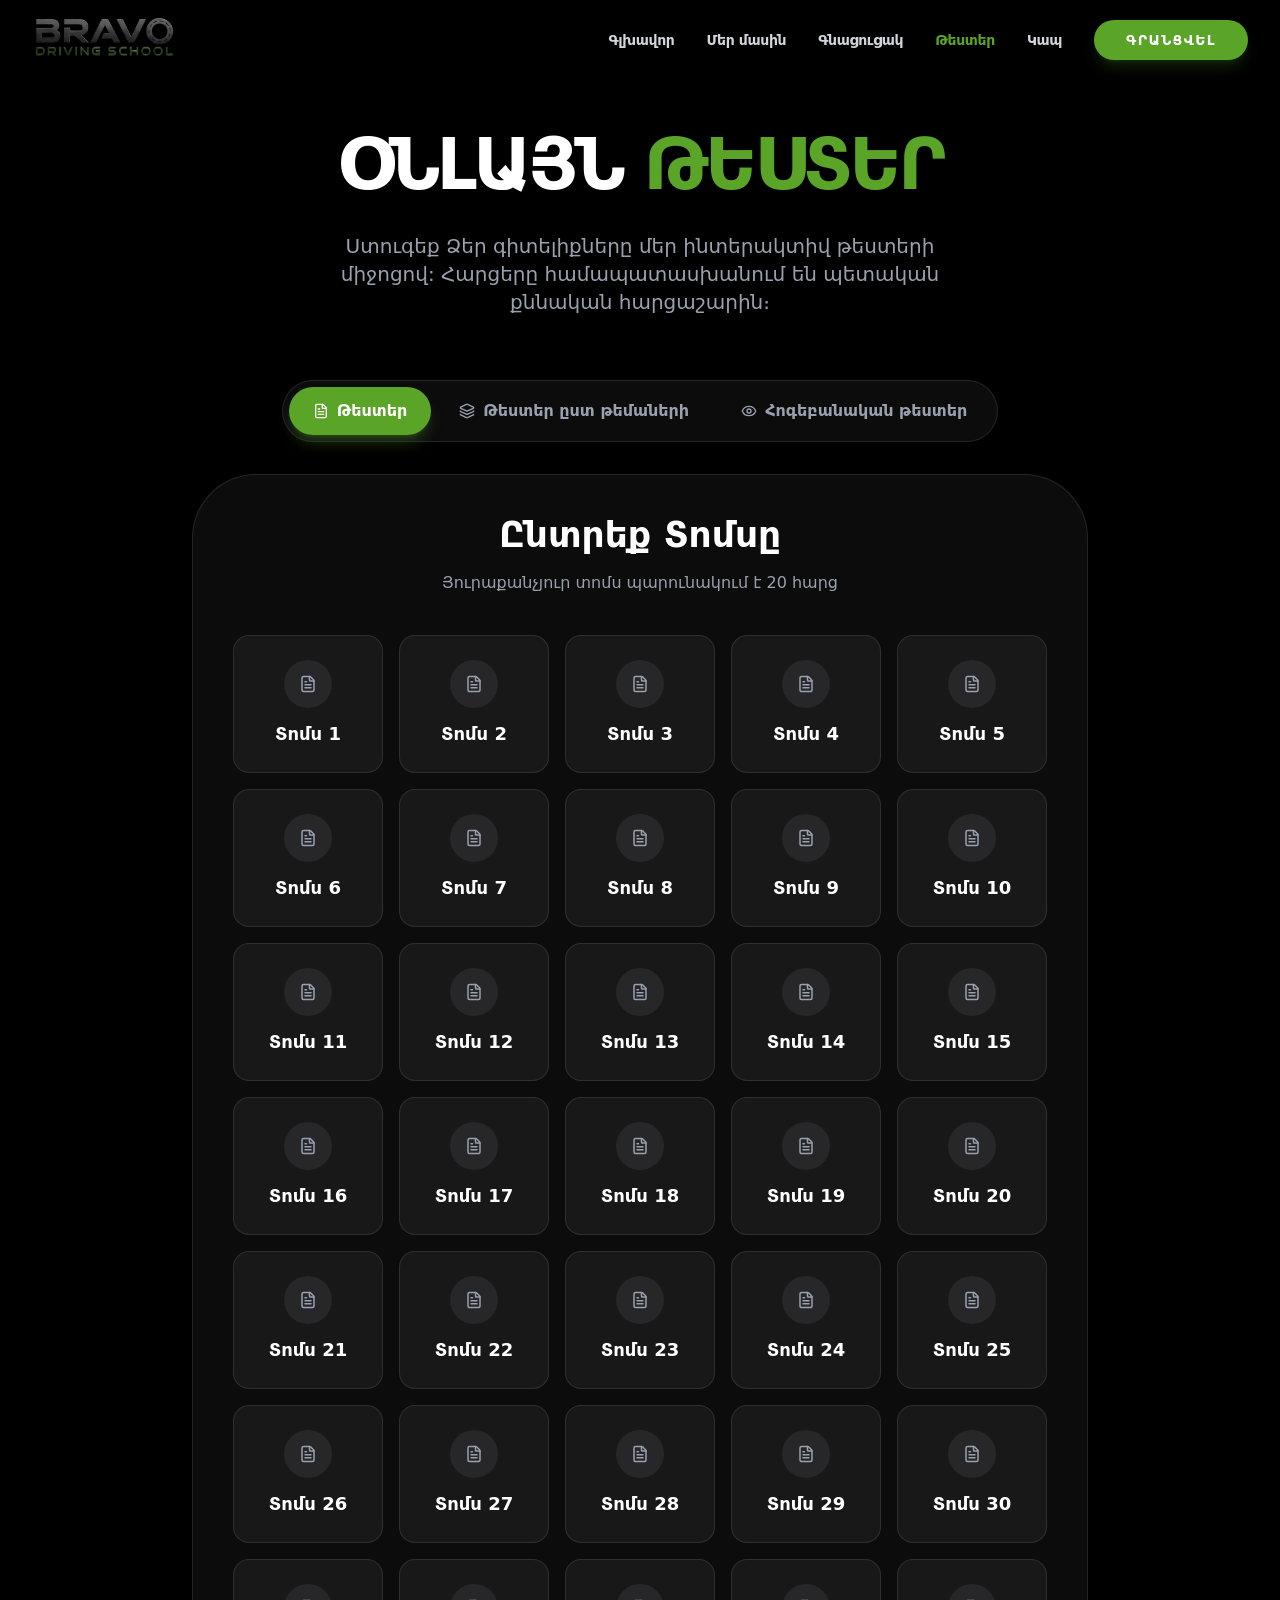
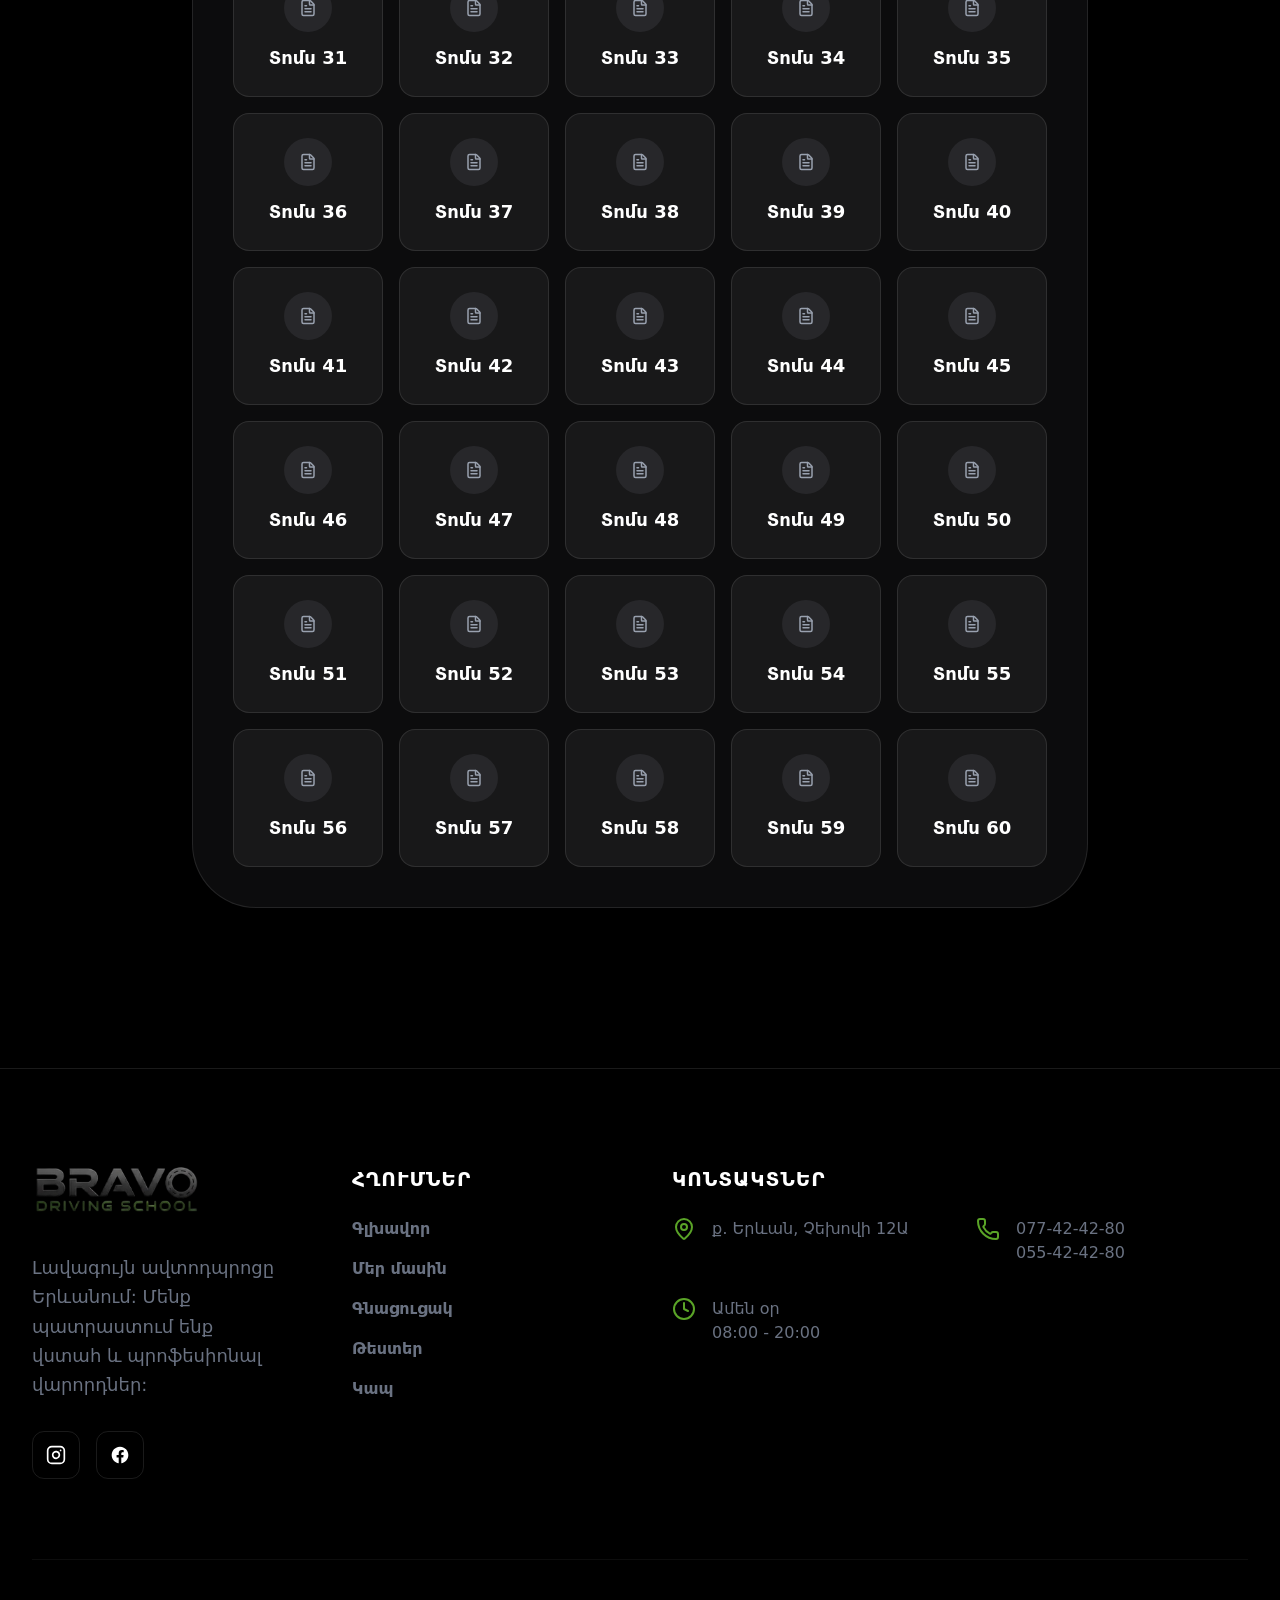
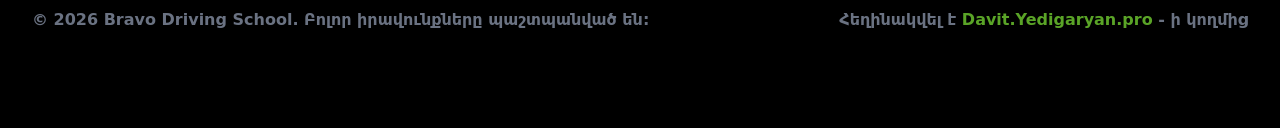
<file: tests.html>
<!DOCTYPE html><html lang="hy" class="scroll-smooth"><head><meta charSet="utf-8"/><meta name="viewport" content="width=device-width, initial-scale=1, viewport-fit=cover"/><link rel="preload" href="/_next/static/media/1b99372b3eaef0c8-s.p.0gx2haw2tmll8.woff2" as="font" crossorigin="" type="font/woff2"/><link rel="preload" href="/_next/static/media/83afe278b6a6bb3c-s.p.0q-301v4kxxnr.woff2" as="font" crossorigin="" type="font/woff2"/><link rel="preload" as="image" href="/logo.png"/><link rel="stylesheet" href="/_next/static/chunks/08s-h-g77sceo.css" data-precedence="next"/><link rel="preload" as="script" fetchPriority="low" href="/_next/static/chunks/0bat7v3rw-4uz.js"/><script src="/_next/static/chunks/0ulsg3l~6um60.js" async=""></script><script src="/_next/static/chunks/0m2ks..0kk-0v.js" async=""></script><script src="/_next/static/chunks/0nbgp063x5.m4.js" async=""></script><script src="/_next/static/chunks/turbopack-05ohxsckxo6dc.js" async=""></script><script src="/_next/static/chunks/0254rdpi5kd64.js" async=""></script><script src="/_next/static/chunks/0qz.~9bvfpr6n.js" async=""></script><script src="/_next/static/chunks/05x-997sojpqd.js" async=""></script><script src="/_next/static/chunks/0fu1-lyit25zn.js" async=""></script><script src="/_next/static/chunks/12sh7qri-64yz.js" async=""></script><script src="/_next/static/chunks/0u2y1vujw79md.js" async=""></script><meta name="next-size-adjust" content=""/><meta name="theme-color" content="#000000"/><title>Bravo Driving School - Սովորիր վարել պրոֆեսիոնալների հետ</title><meta name="description" content="Ժամանակակից ավտոդպրոց Երևանում. Ստացիր վարորդական իրավունք առաջին փորձից:"/><link rel="icon" href="/favicon.ico?favicon.0t1xml.~2dasm.ico" sizes="48x48" type="image/x-icon"/><link rel="icon" href="/icon.png?icon.0_wvg2e1u18l0.png" sizes="512x512" type="image/png"/><link rel="apple-touch-icon" href="/apple-icon.png?apple-icon.0rv-hk~_wp1mj.png" sizes="180x180" type="image/png"/><script src="/_next/static/chunks/03~yq9q893hmn.js" noModule=""></script></head><body class="inter_5901b7c6-module__ec5Qua__variable outfit_8778cd42-module__wRojWG__variable font-sans bg-black text-white antialiased"><div hidden=""><!--$--><!--/$--></div><nav class="fixed w-full z-50 transition-all duration-300 h-20 flex items-center bg-transparent"><div class="max-w-7xl mx-auto px-4 sm:px-6 lg:px-8 w-full flex justify-between items-center gap-4"><a aria-label="Bravo Driving School — home" class="flex items-center group min-w-0 transition-transform group-hover:scale-[1.02]" href="/"><img alt="Bravo Driving School" width="493" height="160" decoding="async" data-nimg="1" class="h-10 sm:h-12 w-auto select-none" style="color:transparent" src="/logo.png"/></a><div class="hidden md:flex items-center gap-8"><a class="text-sm font-bold tracking-tight transition-colors hover:text-brand text-gray-300" href="/">Գլխավոր</a><a class="text-sm font-bold tracking-tight transition-colors hover:text-brand text-gray-300" href="/about">Մեր մասին</a><a class="text-sm font-bold tracking-tight transition-colors hover:text-brand text-gray-300" href="/pricing">Գնացուցակ</a><a class="text-sm font-bold tracking-tight transition-colors hover:text-brand text-brand" href="/tests">Թեստեր</a><a class="text-sm font-bold tracking-tight transition-colors hover:text-brand text-gray-300" href="/contact">Կապ</a><a class="bg-brand hover:bg-brand/90 text-white px-8 py-2.5 rounded-full text-sm font-black tracking-widest uppercase transition-all shadow-lg shadow-brand/20" href="/contact">Գրանցվել</a></div><button aria-label="Open menu" aria-expanded="false" class="md:hidden text-white p-2 flex-shrink-0"><svg xmlns="http://www.w3.org/2000/svg" width="28" height="28" viewBox="0 0 24 24" fill="none" stroke="currentColor" stroke-width="2" stroke-linecap="round" stroke-linejoin="round" class="lucide lucide-menu" aria-hidden="true"><path d="M4 5h16"></path><path d="M4 12h16"></path><path d="M4 19h16"></path></svg></button></div></nav><main><div class="pt-24 sm:pt-28 md:pt-32 pb-20 sm:pb-28 md:pb-40 min-h-screen bg-black flex flex-col items-center"><div class="max-w-7xl mx-auto px-4 sm:px-6 lg:px-8 w-full"><div class="text-center mb-10 sm:mb-12 md:mb-16"><h1 class="text-3xl sm:text-5xl md:text-7xl font-black mb-4 sm:mb-8 leading-tight md:leading-none tracking-tighter" style="opacity:0;transform:translateY(20px)">ՕՆԼԱՅՆ <span class="text-brand">ԹԵՍՏԵՐ</span></h1><p class="text-gray-400 text-base sm:text-xl font-medium max-w-2xl mx-auto" style="opacity:0;transform:translateY(20px)">Ստուգեք Ձեր գիտելիքները մեր ինտերակտիվ թեստերի միջոցով: Հարցերը համապատասխանում են պետական քննական հարցաշարին։</p></div><div class="max-w-4xl mx-auto mb-8 flex justify-center px-2"><div role="tablist" aria-label="Test mode" class="inline-flex bg-zinc-900/50 border border-white/10 rounded-full p-1.5 gap-1 max-w-full"><button role="tab" aria-selected="true" class="relative px-3 sm:px-6 py-2.5 sm:py-3 rounded-full font-bold text-xs sm:text-base flex items-center gap-1.5 sm:gap-2 transition-colors min-w-0 text-white"><span class="absolute inset-0 bg-brand rounded-full shadow-lg shadow-brand/30"></span><svg xmlns="http://www.w3.org/2000/svg" width="16" height="16" viewBox="0 0 24 24" fill="none" stroke="currentColor" stroke-width="2" stroke-linecap="round" stroke-linejoin="round" class="lucide lucide-file-text relative z-10 flex-shrink-0" aria-hidden="true"><path d="M6 22a2 2 0 0 1-2-2V4a2 2 0 0 1 2-2h8a2.4 2.4 0 0 1 1.704.706l3.588 3.588A2.4 2.4 0 0 1 20 8v12a2 2 0 0 1-2 2z"></path><path d="M14 2v5a1 1 0 0 0 1 1h5"></path><path d="M10 9H8"></path><path d="M16 13H8"></path><path d="M16 17H8"></path></svg><span class="relative z-10 truncate">Թեստեր</span></button><button role="tab" aria-selected="false" class="relative px-3 sm:px-6 py-2.5 sm:py-3 rounded-full font-bold text-xs sm:text-base flex items-center gap-1.5 sm:gap-2 transition-colors min-w-0 text-gray-400 hover:text-white"><svg xmlns="http://www.w3.org/2000/svg" width="16" height="16" viewBox="0 0 24 24" fill="none" stroke="currentColor" stroke-width="2" stroke-linecap="round" stroke-linejoin="round" class="lucide lucide-layers relative z-10 flex-shrink-0" aria-hidden="true"><path d="M12.83 2.18a2 2 0 0 0-1.66 0L2.6 6.08a1 1 0 0 0 0 1.83l8.58 3.91a2 2 0 0 0 1.66 0l8.58-3.9a1 1 0 0 0 0-1.83z"></path><path d="M2 12a1 1 0 0 0 .58.91l8.6 3.91a2 2 0 0 0 1.65 0l8.58-3.9A1 1 0 0 0 22 12"></path><path d="M2 17a1 1 0 0 0 .58.91l8.6 3.91a2 2 0 0 0 1.65 0l8.58-3.9A1 1 0 0 0 22 17"></path></svg><span class="relative z-10 truncate">Թեստեր ըստ թեմաների</span></button><button role="tab" aria-selected="false" class="relative px-3 sm:px-6 py-2.5 sm:py-3 rounded-full font-bold text-xs sm:text-base flex items-center gap-1.5 sm:gap-2 transition-colors min-w-0 text-gray-400 hover:text-white"><svg xmlns="http://www.w3.org/2000/svg" width="16" height="16" viewBox="0 0 24 24" fill="none" stroke="currentColor" stroke-width="2" stroke-linecap="round" stroke-linejoin="round" class="lucide lucide-eye relative z-10 flex-shrink-0" aria-hidden="true"><path d="M2.062 12.348a1 1 0 0 1 0-.696 10.75 10.75 0 0 1 19.876 0 1 1 0 0 1 0 .696 10.75 10.75 0 0 1-19.876 0"></path><circle cx="12" cy="12" r="3"></circle></svg><span class="relative z-10 truncate">Հոգեբանական թեստեր</span></button></div></div><div class="max-w-4xl mx-auto bg-zinc-900/50 border border-white/10 rounded-[2rem] sm:rounded-[3rem] md:rounded-[4rem] p-5 sm:p-8 md:p-10 relative overflow-hidden shadow-2xl" style="opacity:0;transform:scale(0.98)"><div class="space-y-8" style="opacity:0;transform:translateY(20px)"><div class="text-center mb-10"><h2 class="text-4xl font-black text-white mb-4">Ընտրեք Տոմսը</h2><p class="text-gray-400">Յուրաքանչյուր տոմս պարունակում է 20 հարց</p></div><div class="grid grid-cols-3 sm:grid-cols-4 md:grid-cols-5 gap-3 sm:gap-4"><button class="bg-white/5 hover:bg-brand/20 hover:border-brand/50 border border-white/10 rounded-2xl p-4 sm:p-6 flex flex-col items-center justify-center gap-2 sm:gap-3 transition-all group"><div class="w-10 h-10 sm:w-12 sm:h-12 rounded-full bg-zinc-800 group-hover:bg-brand flex items-center justify-center transition-colors"><svg xmlns="http://www.w3.org/2000/svg" width="18" height="18" viewBox="0 0 24 24" fill="none" stroke="currentColor" stroke-width="2" stroke-linecap="round" stroke-linejoin="round" class="lucide lucide-file-text text-gray-400 group-hover:text-white transition-colors" aria-hidden="true"><path d="M6 22a2 2 0 0 1-2-2V4a2 2 0 0 1 2-2h8a2.4 2.4 0 0 1 1.704.706l3.588 3.588A2.4 2.4 0 0 1 20 8v12a2 2 0 0 1-2 2z"></path><path d="M14 2v5a1 1 0 0 0 1 1h5"></path><path d="M10 9H8"></path><path d="M16 13H8"></path><path d="M16 17H8"></path></svg></div><span class="text-white font-bold text-base sm:text-lg">Տոմս 1</span></button><button class="bg-white/5 hover:bg-brand/20 hover:border-brand/50 border border-white/10 rounded-2xl p-4 sm:p-6 flex flex-col items-center justify-center gap-2 sm:gap-3 transition-all group"><div class="w-10 h-10 sm:w-12 sm:h-12 rounded-full bg-zinc-800 group-hover:bg-brand flex items-center justify-center transition-colors"><svg xmlns="http://www.w3.org/2000/svg" width="18" height="18" viewBox="0 0 24 24" fill="none" stroke="currentColor" stroke-width="2" stroke-linecap="round" stroke-linejoin="round" class="lucide lucide-file-text text-gray-400 group-hover:text-white transition-colors" aria-hidden="true"><path d="M6 22a2 2 0 0 1-2-2V4a2 2 0 0 1 2-2h8a2.4 2.4 0 0 1 1.704.706l3.588 3.588A2.4 2.4 0 0 1 20 8v12a2 2 0 0 1-2 2z"></path><path d="M14 2v5a1 1 0 0 0 1 1h5"></path><path d="M10 9H8"></path><path d="M16 13H8"></path><path d="M16 17H8"></path></svg></div><span class="text-white font-bold text-base sm:text-lg">Տոմս 2</span></button><button class="bg-white/5 hover:bg-brand/20 hover:border-brand/50 border border-white/10 rounded-2xl p-4 sm:p-6 flex flex-col items-center justify-center gap-2 sm:gap-3 transition-all group"><div class="w-10 h-10 sm:w-12 sm:h-12 rounded-full bg-zinc-800 group-hover:bg-brand flex items-center justify-center transition-colors"><svg xmlns="http://www.w3.org/2000/svg" width="18" height="18" viewBox="0 0 24 24" fill="none" stroke="currentColor" stroke-width="2" stroke-linecap="round" stroke-linejoin="round" class="lucide lucide-file-text text-gray-400 group-hover:text-white transition-colors" aria-hidden="true"><path d="M6 22a2 2 0 0 1-2-2V4a2 2 0 0 1 2-2h8a2.4 2.4 0 0 1 1.704.706l3.588 3.588A2.4 2.4 0 0 1 20 8v12a2 2 0 0 1-2 2z"></path><path d="M14 2v5a1 1 0 0 0 1 1h5"></path><path d="M10 9H8"></path><path d="M16 13H8"></path><path d="M16 17H8"></path></svg></div><span class="text-white font-bold text-base sm:text-lg">Տոմս 3</span></button><button class="bg-white/5 hover:bg-brand/20 hover:border-brand/50 border border-white/10 rounded-2xl p-4 sm:p-6 flex flex-col items-center justify-center gap-2 sm:gap-3 transition-all group"><div class="w-10 h-10 sm:w-12 sm:h-12 rounded-full bg-zinc-800 group-hover:bg-brand flex items-center justify-center transition-colors"><svg xmlns="http://www.w3.org/2000/svg" width="18" height="18" viewBox="0 0 24 24" fill="none" stroke="currentColor" stroke-width="2" stroke-linecap="round" stroke-linejoin="round" class="lucide lucide-file-text text-gray-400 group-hover:text-white transition-colors" aria-hidden="true"><path d="M6 22a2 2 0 0 1-2-2V4a2 2 0 0 1 2-2h8a2.4 2.4 0 0 1 1.704.706l3.588 3.588A2.4 2.4 0 0 1 20 8v12a2 2 0 0 1-2 2z"></path><path d="M14 2v5a1 1 0 0 0 1 1h5"></path><path d="M10 9H8"></path><path d="M16 13H8"></path><path d="M16 17H8"></path></svg></div><span class="text-white font-bold text-base sm:text-lg">Տոմս 4</span></button><button class="bg-white/5 hover:bg-brand/20 hover:border-brand/50 border border-white/10 rounded-2xl p-4 sm:p-6 flex flex-col items-center justify-center gap-2 sm:gap-3 transition-all group"><div class="w-10 h-10 sm:w-12 sm:h-12 rounded-full bg-zinc-800 group-hover:bg-brand flex items-center justify-center transition-colors"><svg xmlns="http://www.w3.org/2000/svg" width="18" height="18" viewBox="0 0 24 24" fill="none" stroke="currentColor" stroke-width="2" stroke-linecap="round" stroke-linejoin="round" class="lucide lucide-file-text text-gray-400 group-hover:text-white transition-colors" aria-hidden="true"><path d="M6 22a2 2 0 0 1-2-2V4a2 2 0 0 1 2-2h8a2.4 2.4 0 0 1 1.704.706l3.588 3.588A2.4 2.4 0 0 1 20 8v12a2 2 0 0 1-2 2z"></path><path d="M14 2v5a1 1 0 0 0 1 1h5"></path><path d="M10 9H8"></path><path d="M16 13H8"></path><path d="M16 17H8"></path></svg></div><span class="text-white font-bold text-base sm:text-lg">Տոմս 5</span></button><button class="bg-white/5 hover:bg-brand/20 hover:border-brand/50 border border-white/10 rounded-2xl p-4 sm:p-6 flex flex-col items-center justify-center gap-2 sm:gap-3 transition-all group"><div class="w-10 h-10 sm:w-12 sm:h-12 rounded-full bg-zinc-800 group-hover:bg-brand flex items-center justify-center transition-colors"><svg xmlns="http://www.w3.org/2000/svg" width="18" height="18" viewBox="0 0 24 24" fill="none" stroke="currentColor" stroke-width="2" stroke-linecap="round" stroke-linejoin="round" class="lucide lucide-file-text text-gray-400 group-hover:text-white transition-colors" aria-hidden="true"><path d="M6 22a2 2 0 0 1-2-2V4a2 2 0 0 1 2-2h8a2.4 2.4 0 0 1 1.704.706l3.588 3.588A2.4 2.4 0 0 1 20 8v12a2 2 0 0 1-2 2z"></path><path d="M14 2v5a1 1 0 0 0 1 1h5"></path><path d="M10 9H8"></path><path d="M16 13H8"></path><path d="M16 17H8"></path></svg></div><span class="text-white font-bold text-base sm:text-lg">Տոմս 6</span></button><button class="bg-white/5 hover:bg-brand/20 hover:border-brand/50 border border-white/10 rounded-2xl p-4 sm:p-6 flex flex-col items-center justify-center gap-2 sm:gap-3 transition-all group"><div class="w-10 h-10 sm:w-12 sm:h-12 rounded-full bg-zinc-800 group-hover:bg-brand flex items-center justify-center transition-colors"><svg xmlns="http://www.w3.org/2000/svg" width="18" height="18" viewBox="0 0 24 24" fill="none" stroke="currentColor" stroke-width="2" stroke-linecap="round" stroke-linejoin="round" class="lucide lucide-file-text text-gray-400 group-hover:text-white transition-colors" aria-hidden="true"><path d="M6 22a2 2 0 0 1-2-2V4a2 2 0 0 1 2-2h8a2.4 2.4 0 0 1 1.704.706l3.588 3.588A2.4 2.4 0 0 1 20 8v12a2 2 0 0 1-2 2z"></path><path d="M14 2v5a1 1 0 0 0 1 1h5"></path><path d="M10 9H8"></path><path d="M16 13H8"></path><path d="M16 17H8"></path></svg></div><span class="text-white font-bold text-base sm:text-lg">Տոմս 7</span></button><button class="bg-white/5 hover:bg-brand/20 hover:border-brand/50 border border-white/10 rounded-2xl p-4 sm:p-6 flex flex-col items-center justify-center gap-2 sm:gap-3 transition-all group"><div class="w-10 h-10 sm:w-12 sm:h-12 rounded-full bg-zinc-800 group-hover:bg-brand flex items-center justify-center transition-colors"><svg xmlns="http://www.w3.org/2000/svg" width="18" height="18" viewBox="0 0 24 24" fill="none" stroke="currentColor" stroke-width="2" stroke-linecap="round" stroke-linejoin="round" class="lucide lucide-file-text text-gray-400 group-hover:text-white transition-colors" aria-hidden="true"><path d="M6 22a2 2 0 0 1-2-2V4a2 2 0 0 1 2-2h8a2.4 2.4 0 0 1 1.704.706l3.588 3.588A2.4 2.4 0 0 1 20 8v12a2 2 0 0 1-2 2z"></path><path d="M14 2v5a1 1 0 0 0 1 1h5"></path><path d="M10 9H8"></path><path d="M16 13H8"></path><path d="M16 17H8"></path></svg></div><span class="text-white font-bold text-base sm:text-lg">Տոմս 8</span></button><button class="bg-white/5 hover:bg-brand/20 hover:border-brand/50 border border-white/10 rounded-2xl p-4 sm:p-6 flex flex-col items-center justify-center gap-2 sm:gap-3 transition-all group"><div class="w-10 h-10 sm:w-12 sm:h-12 rounded-full bg-zinc-800 group-hover:bg-brand flex items-center justify-center transition-colors"><svg xmlns="http://www.w3.org/2000/svg" width="18" height="18" viewBox="0 0 24 24" fill="none" stroke="currentColor" stroke-width="2" stroke-linecap="round" stroke-linejoin="round" class="lucide lucide-file-text text-gray-400 group-hover:text-white transition-colors" aria-hidden="true"><path d="M6 22a2 2 0 0 1-2-2V4a2 2 0 0 1 2-2h8a2.4 2.4 0 0 1 1.704.706l3.588 3.588A2.4 2.4 0 0 1 20 8v12a2 2 0 0 1-2 2z"></path><path d="M14 2v5a1 1 0 0 0 1 1h5"></path><path d="M10 9H8"></path><path d="M16 13H8"></path><path d="M16 17H8"></path></svg></div><span class="text-white font-bold text-base sm:text-lg">Տոմս 9</span></button><button class="bg-white/5 hover:bg-brand/20 hover:border-brand/50 border border-white/10 rounded-2xl p-4 sm:p-6 flex flex-col items-center justify-center gap-2 sm:gap-3 transition-all group"><div class="w-10 h-10 sm:w-12 sm:h-12 rounded-full bg-zinc-800 group-hover:bg-brand flex items-center justify-center transition-colors"><svg xmlns="http://www.w3.org/2000/svg" width="18" height="18" viewBox="0 0 24 24" fill="none" stroke="currentColor" stroke-width="2" stroke-linecap="round" stroke-linejoin="round" class="lucide lucide-file-text text-gray-400 group-hover:text-white transition-colors" aria-hidden="true"><path d="M6 22a2 2 0 0 1-2-2V4a2 2 0 0 1 2-2h8a2.4 2.4 0 0 1 1.704.706l3.588 3.588A2.4 2.4 0 0 1 20 8v12a2 2 0 0 1-2 2z"></path><path d="M14 2v5a1 1 0 0 0 1 1h5"></path><path d="M10 9H8"></path><path d="M16 13H8"></path><path d="M16 17H8"></path></svg></div><span class="text-white font-bold text-base sm:text-lg">Տոմս 10</span></button><button class="bg-white/5 hover:bg-brand/20 hover:border-brand/50 border border-white/10 rounded-2xl p-4 sm:p-6 flex flex-col items-center justify-center gap-2 sm:gap-3 transition-all group"><div class="w-10 h-10 sm:w-12 sm:h-12 rounded-full bg-zinc-800 group-hover:bg-brand flex items-center justify-center transition-colors"><svg xmlns="http://www.w3.org/2000/svg" width="18" height="18" viewBox="0 0 24 24" fill="none" stroke="currentColor" stroke-width="2" stroke-linecap="round" stroke-linejoin="round" class="lucide lucide-file-text text-gray-400 group-hover:text-white transition-colors" aria-hidden="true"><path d="M6 22a2 2 0 0 1-2-2V4a2 2 0 0 1 2-2h8a2.4 2.4 0 0 1 1.704.706l3.588 3.588A2.4 2.4 0 0 1 20 8v12a2 2 0 0 1-2 2z"></path><path d="M14 2v5a1 1 0 0 0 1 1h5"></path><path d="M10 9H8"></path><path d="M16 13H8"></path><path d="M16 17H8"></path></svg></div><span class="text-white font-bold text-base sm:text-lg">Տոմս 11</span></button><button class="bg-white/5 hover:bg-brand/20 hover:border-brand/50 border border-white/10 rounded-2xl p-4 sm:p-6 flex flex-col items-center justify-center gap-2 sm:gap-3 transition-all group"><div class="w-10 h-10 sm:w-12 sm:h-12 rounded-full bg-zinc-800 group-hover:bg-brand flex items-center justify-center transition-colors"><svg xmlns="http://www.w3.org/2000/svg" width="18" height="18" viewBox="0 0 24 24" fill="none" stroke="currentColor" stroke-width="2" stroke-linecap="round" stroke-linejoin="round" class="lucide lucide-file-text text-gray-400 group-hover:text-white transition-colors" aria-hidden="true"><path d="M6 22a2 2 0 0 1-2-2V4a2 2 0 0 1 2-2h8a2.4 2.4 0 0 1 1.704.706l3.588 3.588A2.4 2.4 0 0 1 20 8v12a2 2 0 0 1-2 2z"></path><path d="M14 2v5a1 1 0 0 0 1 1h5"></path><path d="M10 9H8"></path><path d="M16 13H8"></path><path d="M16 17H8"></path></svg></div><span class="text-white font-bold text-base sm:text-lg">Տոմս 12</span></button><button class="bg-white/5 hover:bg-brand/20 hover:border-brand/50 border border-white/10 rounded-2xl p-4 sm:p-6 flex flex-col items-center justify-center gap-2 sm:gap-3 transition-all group"><div class="w-10 h-10 sm:w-12 sm:h-12 rounded-full bg-zinc-800 group-hover:bg-brand flex items-center justify-center transition-colors"><svg xmlns="http://www.w3.org/2000/svg" width="18" height="18" viewBox="0 0 24 24" fill="none" stroke="currentColor" stroke-width="2" stroke-linecap="round" stroke-linejoin="round" class="lucide lucide-file-text text-gray-400 group-hover:text-white transition-colors" aria-hidden="true"><path d="M6 22a2 2 0 0 1-2-2V4a2 2 0 0 1 2-2h8a2.4 2.4 0 0 1 1.704.706l3.588 3.588A2.4 2.4 0 0 1 20 8v12a2 2 0 0 1-2 2z"></path><path d="M14 2v5a1 1 0 0 0 1 1h5"></path><path d="M10 9H8"></path><path d="M16 13H8"></path><path d="M16 17H8"></path></svg></div><span class="text-white font-bold text-base sm:text-lg">Տոմս 13</span></button><button class="bg-white/5 hover:bg-brand/20 hover:border-brand/50 border border-white/10 rounded-2xl p-4 sm:p-6 flex flex-col items-center justify-center gap-2 sm:gap-3 transition-all group"><div class="w-10 h-10 sm:w-12 sm:h-12 rounded-full bg-zinc-800 group-hover:bg-brand flex items-center justify-center transition-colors"><svg xmlns="http://www.w3.org/2000/svg" width="18" height="18" viewBox="0 0 24 24" fill="none" stroke="currentColor" stroke-width="2" stroke-linecap="round" stroke-linejoin="round" class="lucide lucide-file-text text-gray-400 group-hover:text-white transition-colors" aria-hidden="true"><path d="M6 22a2 2 0 0 1-2-2V4a2 2 0 0 1 2-2h8a2.4 2.4 0 0 1 1.704.706l3.588 3.588A2.4 2.4 0 0 1 20 8v12a2 2 0 0 1-2 2z"></path><path d="M14 2v5a1 1 0 0 0 1 1h5"></path><path d="M10 9H8"></path><path d="M16 13H8"></path><path d="M16 17H8"></path></svg></div><span class="text-white font-bold text-base sm:text-lg">Տոմս 14</span></button><button class="bg-white/5 hover:bg-brand/20 hover:border-brand/50 border border-white/10 rounded-2xl p-4 sm:p-6 flex flex-col items-center justify-center gap-2 sm:gap-3 transition-all group"><div class="w-10 h-10 sm:w-12 sm:h-12 rounded-full bg-zinc-800 group-hover:bg-brand flex items-center justify-center transition-colors"><svg xmlns="http://www.w3.org/2000/svg" width="18" height="18" viewBox="0 0 24 24" fill="none" stroke="currentColor" stroke-width="2" stroke-linecap="round" stroke-linejoin="round" class="lucide lucide-file-text text-gray-400 group-hover:text-white transition-colors" aria-hidden="true"><path d="M6 22a2 2 0 0 1-2-2V4a2 2 0 0 1 2-2h8a2.4 2.4 0 0 1 1.704.706l3.588 3.588A2.4 2.4 0 0 1 20 8v12a2 2 0 0 1-2 2z"></path><path d="M14 2v5a1 1 0 0 0 1 1h5"></path><path d="M10 9H8"></path><path d="M16 13H8"></path><path d="M16 17H8"></path></svg></div><span class="text-white font-bold text-base sm:text-lg">Տոմս 15</span></button><button class="bg-white/5 hover:bg-brand/20 hover:border-brand/50 border border-white/10 rounded-2xl p-4 sm:p-6 flex flex-col items-center justify-center gap-2 sm:gap-3 transition-all group"><div class="w-10 h-10 sm:w-12 sm:h-12 rounded-full bg-zinc-800 group-hover:bg-brand flex items-center justify-center transition-colors"><svg xmlns="http://www.w3.org/2000/svg" width="18" height="18" viewBox="0 0 24 24" fill="none" stroke="currentColor" stroke-width="2" stroke-linecap="round" stroke-linejoin="round" class="lucide lucide-file-text text-gray-400 group-hover:text-white transition-colors" aria-hidden="true"><path d="M6 22a2 2 0 0 1-2-2V4a2 2 0 0 1 2-2h8a2.4 2.4 0 0 1 1.704.706l3.588 3.588A2.4 2.4 0 0 1 20 8v12a2 2 0 0 1-2 2z"></path><path d="M14 2v5a1 1 0 0 0 1 1h5"></path><path d="M10 9H8"></path><path d="M16 13H8"></path><path d="M16 17H8"></path></svg></div><span class="text-white font-bold text-base sm:text-lg">Տոմս 16</span></button><button class="bg-white/5 hover:bg-brand/20 hover:border-brand/50 border border-white/10 rounded-2xl p-4 sm:p-6 flex flex-col items-center justify-center gap-2 sm:gap-3 transition-all group"><div class="w-10 h-10 sm:w-12 sm:h-12 rounded-full bg-zinc-800 group-hover:bg-brand flex items-center justify-center transition-colors"><svg xmlns="http://www.w3.org/2000/svg" width="18" height="18" viewBox="0 0 24 24" fill="none" stroke="currentColor" stroke-width="2" stroke-linecap="round" stroke-linejoin="round" class="lucide lucide-file-text text-gray-400 group-hover:text-white transition-colors" aria-hidden="true"><path d="M6 22a2 2 0 0 1-2-2V4a2 2 0 0 1 2-2h8a2.4 2.4 0 0 1 1.704.706l3.588 3.588A2.4 2.4 0 0 1 20 8v12a2 2 0 0 1-2 2z"></path><path d="M14 2v5a1 1 0 0 0 1 1h5"></path><path d="M10 9H8"></path><path d="M16 13H8"></path><path d="M16 17H8"></path></svg></div><span class="text-white font-bold text-base sm:text-lg">Տոմս 17</span></button><button class="bg-white/5 hover:bg-brand/20 hover:border-brand/50 border border-white/10 rounded-2xl p-4 sm:p-6 flex flex-col items-center justify-center gap-2 sm:gap-3 transition-all group"><div class="w-10 h-10 sm:w-12 sm:h-12 rounded-full bg-zinc-800 group-hover:bg-brand flex items-center justify-center transition-colors"><svg xmlns="http://www.w3.org/2000/svg" width="18" height="18" viewBox="0 0 24 24" fill="none" stroke="currentColor" stroke-width="2" stroke-linecap="round" stroke-linejoin="round" class="lucide lucide-file-text text-gray-400 group-hover:text-white transition-colors" aria-hidden="true"><path d="M6 22a2 2 0 0 1-2-2V4a2 2 0 0 1 2-2h8a2.4 2.4 0 0 1 1.704.706l3.588 3.588A2.4 2.4 0 0 1 20 8v12a2 2 0 0 1-2 2z"></path><path d="M14 2v5a1 1 0 0 0 1 1h5"></path><path d="M10 9H8"></path><path d="M16 13H8"></path><path d="M16 17H8"></path></svg></div><span class="text-white font-bold text-base sm:text-lg">Տոմս 18</span></button><button class="bg-white/5 hover:bg-brand/20 hover:border-brand/50 border border-white/10 rounded-2xl p-4 sm:p-6 flex flex-col items-center justify-center gap-2 sm:gap-3 transition-all group"><div class="w-10 h-10 sm:w-12 sm:h-12 rounded-full bg-zinc-800 group-hover:bg-brand flex items-center justify-center transition-colors"><svg xmlns="http://www.w3.org/2000/svg" width="18" height="18" viewBox="0 0 24 24" fill="none" stroke="currentColor" stroke-width="2" stroke-linecap="round" stroke-linejoin="round" class="lucide lucide-file-text text-gray-400 group-hover:text-white transition-colors" aria-hidden="true"><path d="M6 22a2 2 0 0 1-2-2V4a2 2 0 0 1 2-2h8a2.4 2.4 0 0 1 1.704.706l3.588 3.588A2.4 2.4 0 0 1 20 8v12a2 2 0 0 1-2 2z"></path><path d="M14 2v5a1 1 0 0 0 1 1h5"></path><path d="M10 9H8"></path><path d="M16 13H8"></path><path d="M16 17H8"></path></svg></div><span class="text-white font-bold text-base sm:text-lg">Տոմս 19</span></button><button class="bg-white/5 hover:bg-brand/20 hover:border-brand/50 border border-white/10 rounded-2xl p-4 sm:p-6 flex flex-col items-center justify-center gap-2 sm:gap-3 transition-all group"><div class="w-10 h-10 sm:w-12 sm:h-12 rounded-full bg-zinc-800 group-hover:bg-brand flex items-center justify-center transition-colors"><svg xmlns="http://www.w3.org/2000/svg" width="18" height="18" viewBox="0 0 24 24" fill="none" stroke="currentColor" stroke-width="2" stroke-linecap="round" stroke-linejoin="round" class="lucide lucide-file-text text-gray-400 group-hover:text-white transition-colors" aria-hidden="true"><path d="M6 22a2 2 0 0 1-2-2V4a2 2 0 0 1 2-2h8a2.4 2.4 0 0 1 1.704.706l3.588 3.588A2.4 2.4 0 0 1 20 8v12a2 2 0 0 1-2 2z"></path><path d="M14 2v5a1 1 0 0 0 1 1h5"></path><path d="M10 9H8"></path><path d="M16 13H8"></path><path d="M16 17H8"></path></svg></div><span class="text-white font-bold text-base sm:text-lg">Տոմս 20</span></button><button class="bg-white/5 hover:bg-brand/20 hover:border-brand/50 border border-white/10 rounded-2xl p-4 sm:p-6 flex flex-col items-center justify-center gap-2 sm:gap-3 transition-all group"><div class="w-10 h-10 sm:w-12 sm:h-12 rounded-full bg-zinc-800 group-hover:bg-brand flex items-center justify-center transition-colors"><svg xmlns="http://www.w3.org/2000/svg" width="18" height="18" viewBox="0 0 24 24" fill="none" stroke="currentColor" stroke-width="2" stroke-linecap="round" stroke-linejoin="round" class="lucide lucide-file-text text-gray-400 group-hover:text-white transition-colors" aria-hidden="true"><path d="M6 22a2 2 0 0 1-2-2V4a2 2 0 0 1 2-2h8a2.4 2.4 0 0 1 1.704.706l3.588 3.588A2.4 2.4 0 0 1 20 8v12a2 2 0 0 1-2 2z"></path><path d="M14 2v5a1 1 0 0 0 1 1h5"></path><path d="M10 9H8"></path><path d="M16 13H8"></path><path d="M16 17H8"></path></svg></div><span class="text-white font-bold text-base sm:text-lg">Տոմս 21</span></button><button class="bg-white/5 hover:bg-brand/20 hover:border-brand/50 border border-white/10 rounded-2xl p-4 sm:p-6 flex flex-col items-center justify-center gap-2 sm:gap-3 transition-all group"><div class="w-10 h-10 sm:w-12 sm:h-12 rounded-full bg-zinc-800 group-hover:bg-brand flex items-center justify-center transition-colors"><svg xmlns="http://www.w3.org/2000/svg" width="18" height="18" viewBox="0 0 24 24" fill="none" stroke="currentColor" stroke-width="2" stroke-linecap="round" stroke-linejoin="round" class="lucide lucide-file-text text-gray-400 group-hover:text-white transition-colors" aria-hidden="true"><path d="M6 22a2 2 0 0 1-2-2V4a2 2 0 0 1 2-2h8a2.4 2.4 0 0 1 1.704.706l3.588 3.588A2.4 2.4 0 0 1 20 8v12a2 2 0 0 1-2 2z"></path><path d="M14 2v5a1 1 0 0 0 1 1h5"></path><path d="M10 9H8"></path><path d="M16 13H8"></path><path d="M16 17H8"></path></svg></div><span class="text-white font-bold text-base sm:text-lg">Տոմս 22</span></button><button class="bg-white/5 hover:bg-brand/20 hover:border-brand/50 border border-white/10 rounded-2xl p-4 sm:p-6 flex flex-col items-center justify-center gap-2 sm:gap-3 transition-all group"><div class="w-10 h-10 sm:w-12 sm:h-12 rounded-full bg-zinc-800 group-hover:bg-brand flex items-center justify-center transition-colors"><svg xmlns="http://www.w3.org/2000/svg" width="18" height="18" viewBox="0 0 24 24" fill="none" stroke="currentColor" stroke-width="2" stroke-linecap="round" stroke-linejoin="round" class="lucide lucide-file-text text-gray-400 group-hover:text-white transition-colors" aria-hidden="true"><path d="M6 22a2 2 0 0 1-2-2V4a2 2 0 0 1 2-2h8a2.4 2.4 0 0 1 1.704.706l3.588 3.588A2.4 2.4 0 0 1 20 8v12a2 2 0 0 1-2 2z"></path><path d="M14 2v5a1 1 0 0 0 1 1h5"></path><path d="M10 9H8"></path><path d="M16 13H8"></path><path d="M16 17H8"></path></svg></div><span class="text-white font-bold text-base sm:text-lg">Տոմս 23</span></button><button class="bg-white/5 hover:bg-brand/20 hover:border-brand/50 border border-white/10 rounded-2xl p-4 sm:p-6 flex flex-col items-center justify-center gap-2 sm:gap-3 transition-all group"><div class="w-10 h-10 sm:w-12 sm:h-12 rounded-full bg-zinc-800 group-hover:bg-brand flex items-center justify-center transition-colors"><svg xmlns="http://www.w3.org/2000/svg" width="18" height="18" viewBox="0 0 24 24" fill="none" stroke="currentColor" stroke-width="2" stroke-linecap="round" stroke-linejoin="round" class="lucide lucide-file-text text-gray-400 group-hover:text-white transition-colors" aria-hidden="true"><path d="M6 22a2 2 0 0 1-2-2V4a2 2 0 0 1 2-2h8a2.4 2.4 0 0 1 1.704.706l3.588 3.588A2.4 2.4 0 0 1 20 8v12a2 2 0 0 1-2 2z"></path><path d="M14 2v5a1 1 0 0 0 1 1h5"></path><path d="M10 9H8"></path><path d="M16 13H8"></path><path d="M16 17H8"></path></svg></div><span class="text-white font-bold text-base sm:text-lg">Տոմս 24</span></button><button class="bg-white/5 hover:bg-brand/20 hover:border-brand/50 border border-white/10 rounded-2xl p-4 sm:p-6 flex flex-col items-center justify-center gap-2 sm:gap-3 transition-all group"><div class="w-10 h-10 sm:w-12 sm:h-12 rounded-full bg-zinc-800 group-hover:bg-brand flex items-center justify-center transition-colors"><svg xmlns="http://www.w3.org/2000/svg" width="18" height="18" viewBox="0 0 24 24" fill="none" stroke="currentColor" stroke-width="2" stroke-linecap="round" stroke-linejoin="round" class="lucide lucide-file-text text-gray-400 group-hover:text-white transition-colors" aria-hidden="true"><path d="M6 22a2 2 0 0 1-2-2V4a2 2 0 0 1 2-2h8a2.4 2.4 0 0 1 1.704.706l3.588 3.588A2.4 2.4 0 0 1 20 8v12a2 2 0 0 1-2 2z"></path><path d="M14 2v5a1 1 0 0 0 1 1h5"></path><path d="M10 9H8"></path><path d="M16 13H8"></path><path d="M16 17H8"></path></svg></div><span class="text-white font-bold text-base sm:text-lg">Տոմս 25</span></button><button class="bg-white/5 hover:bg-brand/20 hover:border-brand/50 border border-white/10 rounded-2xl p-4 sm:p-6 flex flex-col items-center justify-center gap-2 sm:gap-3 transition-all group"><div class="w-10 h-10 sm:w-12 sm:h-12 rounded-full bg-zinc-800 group-hover:bg-brand flex items-center justify-center transition-colors"><svg xmlns="http://www.w3.org/2000/svg" width="18" height="18" viewBox="0 0 24 24" fill="none" stroke="currentColor" stroke-width="2" stroke-linecap="round" stroke-linejoin="round" class="lucide lucide-file-text text-gray-400 group-hover:text-white transition-colors" aria-hidden="true"><path d="M6 22a2 2 0 0 1-2-2V4a2 2 0 0 1 2-2h8a2.4 2.4 0 0 1 1.704.706l3.588 3.588A2.4 2.4 0 0 1 20 8v12a2 2 0 0 1-2 2z"></path><path d="M14 2v5a1 1 0 0 0 1 1h5"></path><path d="M10 9H8"></path><path d="M16 13H8"></path><path d="M16 17H8"></path></svg></div><span class="text-white font-bold text-base sm:text-lg">Տոմս 26</span></button><button class="bg-white/5 hover:bg-brand/20 hover:border-brand/50 border border-white/10 rounded-2xl p-4 sm:p-6 flex flex-col items-center justify-center gap-2 sm:gap-3 transition-all group"><div class="w-10 h-10 sm:w-12 sm:h-12 rounded-full bg-zinc-800 group-hover:bg-brand flex items-center justify-center transition-colors"><svg xmlns="http://www.w3.org/2000/svg" width="18" height="18" viewBox="0 0 24 24" fill="none" stroke="currentColor" stroke-width="2" stroke-linecap="round" stroke-linejoin="round" class="lucide lucide-file-text text-gray-400 group-hover:text-white transition-colors" aria-hidden="true"><path d="M6 22a2 2 0 0 1-2-2V4a2 2 0 0 1 2-2h8a2.4 2.4 0 0 1 1.704.706l3.588 3.588A2.4 2.4 0 0 1 20 8v12a2 2 0 0 1-2 2z"></path><path d="M14 2v5a1 1 0 0 0 1 1h5"></path><path d="M10 9H8"></path><path d="M16 13H8"></path><path d="M16 17H8"></path></svg></div><span class="text-white font-bold text-base sm:text-lg">Տոմս 27</span></button><button class="bg-white/5 hover:bg-brand/20 hover:border-brand/50 border border-white/10 rounded-2xl p-4 sm:p-6 flex flex-col items-center justify-center gap-2 sm:gap-3 transition-all group"><div class="w-10 h-10 sm:w-12 sm:h-12 rounded-full bg-zinc-800 group-hover:bg-brand flex items-center justify-center transition-colors"><svg xmlns="http://www.w3.org/2000/svg" width="18" height="18" viewBox="0 0 24 24" fill="none" stroke="currentColor" stroke-width="2" stroke-linecap="round" stroke-linejoin="round" class="lucide lucide-file-text text-gray-400 group-hover:text-white transition-colors" aria-hidden="true"><path d="M6 22a2 2 0 0 1-2-2V4a2 2 0 0 1 2-2h8a2.4 2.4 0 0 1 1.704.706l3.588 3.588A2.4 2.4 0 0 1 20 8v12a2 2 0 0 1-2 2z"></path><path d="M14 2v5a1 1 0 0 0 1 1h5"></path><path d="M10 9H8"></path><path d="M16 13H8"></path><path d="M16 17H8"></path></svg></div><span class="text-white font-bold text-base sm:text-lg">Տոմս 28</span></button><button class="bg-white/5 hover:bg-brand/20 hover:border-brand/50 border border-white/10 rounded-2xl p-4 sm:p-6 flex flex-col items-center justify-center gap-2 sm:gap-3 transition-all group"><div class="w-10 h-10 sm:w-12 sm:h-12 rounded-full bg-zinc-800 group-hover:bg-brand flex items-center justify-center transition-colors"><svg xmlns="http://www.w3.org/2000/svg" width="18" height="18" viewBox="0 0 24 24" fill="none" stroke="currentColor" stroke-width="2" stroke-linecap="round" stroke-linejoin="round" class="lucide lucide-file-text text-gray-400 group-hover:text-white transition-colors" aria-hidden="true"><path d="M6 22a2 2 0 0 1-2-2V4a2 2 0 0 1 2-2h8a2.4 2.4 0 0 1 1.704.706l3.588 3.588A2.4 2.4 0 0 1 20 8v12a2 2 0 0 1-2 2z"></path><path d="M14 2v5a1 1 0 0 0 1 1h5"></path><path d="M10 9H8"></path><path d="M16 13H8"></path><path d="M16 17H8"></path></svg></div><span class="text-white font-bold text-base sm:text-lg">Տոմս 29</span></button><button class="bg-white/5 hover:bg-brand/20 hover:border-brand/50 border border-white/10 rounded-2xl p-4 sm:p-6 flex flex-col items-center justify-center gap-2 sm:gap-3 transition-all group"><div class="w-10 h-10 sm:w-12 sm:h-12 rounded-full bg-zinc-800 group-hover:bg-brand flex items-center justify-center transition-colors"><svg xmlns="http://www.w3.org/2000/svg" width="18" height="18" viewBox="0 0 24 24" fill="none" stroke="currentColor" stroke-width="2" stroke-linecap="round" stroke-linejoin="round" class="lucide lucide-file-text text-gray-400 group-hover:text-white transition-colors" aria-hidden="true"><path d="M6 22a2 2 0 0 1-2-2V4a2 2 0 0 1 2-2h8a2.4 2.4 0 0 1 1.704.706l3.588 3.588A2.4 2.4 0 0 1 20 8v12a2 2 0 0 1-2 2z"></path><path d="M14 2v5a1 1 0 0 0 1 1h5"></path><path d="M10 9H8"></path><path d="M16 13H8"></path><path d="M16 17H8"></path></svg></div><span class="text-white font-bold text-base sm:text-lg">Տոմս 30</span></button><button class="bg-white/5 hover:bg-brand/20 hover:border-brand/50 border border-white/10 rounded-2xl p-4 sm:p-6 flex flex-col items-center justify-center gap-2 sm:gap-3 transition-all group"><div class="w-10 h-10 sm:w-12 sm:h-12 rounded-full bg-zinc-800 group-hover:bg-brand flex items-center justify-center transition-colors"><svg xmlns="http://www.w3.org/2000/svg" width="18" height="18" viewBox="0 0 24 24" fill="none" stroke="currentColor" stroke-width="2" stroke-linecap="round" stroke-linejoin="round" class="lucide lucide-file-text text-gray-400 group-hover:text-white transition-colors" aria-hidden="true"><path d="M6 22a2 2 0 0 1-2-2V4a2 2 0 0 1 2-2h8a2.4 2.4 0 0 1 1.704.706l3.588 3.588A2.4 2.4 0 0 1 20 8v12a2 2 0 0 1-2 2z"></path><path d="M14 2v5a1 1 0 0 0 1 1h5"></path><path d="M10 9H8"></path><path d="M16 13H8"></path><path d="M16 17H8"></path></svg></div><span class="text-white font-bold text-base sm:text-lg">Տոմս 31</span></button><button class="bg-white/5 hover:bg-brand/20 hover:border-brand/50 border border-white/10 rounded-2xl p-4 sm:p-6 flex flex-col items-center justify-center gap-2 sm:gap-3 transition-all group"><div class="w-10 h-10 sm:w-12 sm:h-12 rounded-full bg-zinc-800 group-hover:bg-brand flex items-center justify-center transition-colors"><svg xmlns="http://www.w3.org/2000/svg" width="18" height="18" viewBox="0 0 24 24" fill="none" stroke="currentColor" stroke-width="2" stroke-linecap="round" stroke-linejoin="round" class="lucide lucide-file-text text-gray-400 group-hover:text-white transition-colors" aria-hidden="true"><path d="M6 22a2 2 0 0 1-2-2V4a2 2 0 0 1 2-2h8a2.4 2.4 0 0 1 1.704.706l3.588 3.588A2.4 2.4 0 0 1 20 8v12a2 2 0 0 1-2 2z"></path><path d="M14 2v5a1 1 0 0 0 1 1h5"></path><path d="M10 9H8"></path><path d="M16 13H8"></path><path d="M16 17H8"></path></svg></div><span class="text-white font-bold text-base sm:text-lg">Տոմս 32</span></button><button class="bg-white/5 hover:bg-brand/20 hover:border-brand/50 border border-white/10 rounded-2xl p-4 sm:p-6 flex flex-col items-center justify-center gap-2 sm:gap-3 transition-all group"><div class="w-10 h-10 sm:w-12 sm:h-12 rounded-full bg-zinc-800 group-hover:bg-brand flex items-center justify-center transition-colors"><svg xmlns="http://www.w3.org/2000/svg" width="18" height="18" viewBox="0 0 24 24" fill="none" stroke="currentColor" stroke-width="2" stroke-linecap="round" stroke-linejoin="round" class="lucide lucide-file-text text-gray-400 group-hover:text-white transition-colors" aria-hidden="true"><path d="M6 22a2 2 0 0 1-2-2V4a2 2 0 0 1 2-2h8a2.4 2.4 0 0 1 1.704.706l3.588 3.588A2.4 2.4 0 0 1 20 8v12a2 2 0 0 1-2 2z"></path><path d="M14 2v5a1 1 0 0 0 1 1h5"></path><path d="M10 9H8"></path><path d="M16 13H8"></path><path d="M16 17H8"></path></svg></div><span class="text-white font-bold text-base sm:text-lg">Տոմս 33</span></button><button class="bg-white/5 hover:bg-brand/20 hover:border-brand/50 border border-white/10 rounded-2xl p-4 sm:p-6 flex flex-col items-center justify-center gap-2 sm:gap-3 transition-all group"><div class="w-10 h-10 sm:w-12 sm:h-12 rounded-full bg-zinc-800 group-hover:bg-brand flex items-center justify-center transition-colors"><svg xmlns="http://www.w3.org/2000/svg" width="18" height="18" viewBox="0 0 24 24" fill="none" stroke="currentColor" stroke-width="2" stroke-linecap="round" stroke-linejoin="round" class="lucide lucide-file-text text-gray-400 group-hover:text-white transition-colors" aria-hidden="true"><path d="M6 22a2 2 0 0 1-2-2V4a2 2 0 0 1 2-2h8a2.4 2.4 0 0 1 1.704.706l3.588 3.588A2.4 2.4 0 0 1 20 8v12a2 2 0 0 1-2 2z"></path><path d="M14 2v5a1 1 0 0 0 1 1h5"></path><path d="M10 9H8"></path><path d="M16 13H8"></path><path d="M16 17H8"></path></svg></div><span class="text-white font-bold text-base sm:text-lg">Տոմս 34</span></button><button class="bg-white/5 hover:bg-brand/20 hover:border-brand/50 border border-white/10 rounded-2xl p-4 sm:p-6 flex flex-col items-center justify-center gap-2 sm:gap-3 transition-all group"><div class="w-10 h-10 sm:w-12 sm:h-12 rounded-full bg-zinc-800 group-hover:bg-brand flex items-center justify-center transition-colors"><svg xmlns="http://www.w3.org/2000/svg" width="18" height="18" viewBox="0 0 24 24" fill="none" stroke="currentColor" stroke-width="2" stroke-linecap="round" stroke-linejoin="round" class="lucide lucide-file-text text-gray-400 group-hover:text-white transition-colors" aria-hidden="true"><path d="M6 22a2 2 0 0 1-2-2V4a2 2 0 0 1 2-2h8a2.4 2.4 0 0 1 1.704.706l3.588 3.588A2.4 2.4 0 0 1 20 8v12a2 2 0 0 1-2 2z"></path><path d="M14 2v5a1 1 0 0 0 1 1h5"></path><path d="M10 9H8"></path><path d="M16 13H8"></path><path d="M16 17H8"></path></svg></div><span class="text-white font-bold text-base sm:text-lg">Տոմս 35</span></button><button class="bg-white/5 hover:bg-brand/20 hover:border-brand/50 border border-white/10 rounded-2xl p-4 sm:p-6 flex flex-col items-center justify-center gap-2 sm:gap-3 transition-all group"><div class="w-10 h-10 sm:w-12 sm:h-12 rounded-full bg-zinc-800 group-hover:bg-brand flex items-center justify-center transition-colors"><svg xmlns="http://www.w3.org/2000/svg" width="18" height="18" viewBox="0 0 24 24" fill="none" stroke="currentColor" stroke-width="2" stroke-linecap="round" stroke-linejoin="round" class="lucide lucide-file-text text-gray-400 group-hover:text-white transition-colors" aria-hidden="true"><path d="M6 22a2 2 0 0 1-2-2V4a2 2 0 0 1 2-2h8a2.4 2.4 0 0 1 1.704.706l3.588 3.588A2.4 2.4 0 0 1 20 8v12a2 2 0 0 1-2 2z"></path><path d="M14 2v5a1 1 0 0 0 1 1h5"></path><path d="M10 9H8"></path><path d="M16 13H8"></path><path d="M16 17H8"></path></svg></div><span class="text-white font-bold text-base sm:text-lg">Տոմս 36</span></button><button class="bg-white/5 hover:bg-brand/20 hover:border-brand/50 border border-white/10 rounded-2xl p-4 sm:p-6 flex flex-col items-center justify-center gap-2 sm:gap-3 transition-all group"><div class="w-10 h-10 sm:w-12 sm:h-12 rounded-full bg-zinc-800 group-hover:bg-brand flex items-center justify-center transition-colors"><svg xmlns="http://www.w3.org/2000/svg" width="18" height="18" viewBox="0 0 24 24" fill="none" stroke="currentColor" stroke-width="2" stroke-linecap="round" stroke-linejoin="round" class="lucide lucide-file-text text-gray-400 group-hover:text-white transition-colors" aria-hidden="true"><path d="M6 22a2 2 0 0 1-2-2V4a2 2 0 0 1 2-2h8a2.4 2.4 0 0 1 1.704.706l3.588 3.588A2.4 2.4 0 0 1 20 8v12a2 2 0 0 1-2 2z"></path><path d="M14 2v5a1 1 0 0 0 1 1h5"></path><path d="M10 9H8"></path><path d="M16 13H8"></path><path d="M16 17H8"></path></svg></div><span class="text-white font-bold text-base sm:text-lg">Տոմս 37</span></button><button class="bg-white/5 hover:bg-brand/20 hover:border-brand/50 border border-white/10 rounded-2xl p-4 sm:p-6 flex flex-col items-center justify-center gap-2 sm:gap-3 transition-all group"><div class="w-10 h-10 sm:w-12 sm:h-12 rounded-full bg-zinc-800 group-hover:bg-brand flex items-center justify-center transition-colors"><svg xmlns="http://www.w3.org/2000/svg" width="18" height="18" viewBox="0 0 24 24" fill="none" stroke="currentColor" stroke-width="2" stroke-linecap="round" stroke-linejoin="round" class="lucide lucide-file-text text-gray-400 group-hover:text-white transition-colors" aria-hidden="true"><path d="M6 22a2 2 0 0 1-2-2V4a2 2 0 0 1 2-2h8a2.4 2.4 0 0 1 1.704.706l3.588 3.588A2.4 2.4 0 0 1 20 8v12a2 2 0 0 1-2 2z"></path><path d="M14 2v5a1 1 0 0 0 1 1h5"></path><path d="M10 9H8"></path><path d="M16 13H8"></path><path d="M16 17H8"></path></svg></div><span class="text-white font-bold text-base sm:text-lg">Տոմս 38</span></button><button class="bg-white/5 hover:bg-brand/20 hover:border-brand/50 border border-white/10 rounded-2xl p-4 sm:p-6 flex flex-col items-center justify-center gap-2 sm:gap-3 transition-all group"><div class="w-10 h-10 sm:w-12 sm:h-12 rounded-full bg-zinc-800 group-hover:bg-brand flex items-center justify-center transition-colors"><svg xmlns="http://www.w3.org/2000/svg" width="18" height="18" viewBox="0 0 24 24" fill="none" stroke="currentColor" stroke-width="2" stroke-linecap="round" stroke-linejoin="round" class="lucide lucide-file-text text-gray-400 group-hover:text-white transition-colors" aria-hidden="true"><path d="M6 22a2 2 0 0 1-2-2V4a2 2 0 0 1 2-2h8a2.4 2.4 0 0 1 1.704.706l3.588 3.588A2.4 2.4 0 0 1 20 8v12a2 2 0 0 1-2 2z"></path><path d="M14 2v5a1 1 0 0 0 1 1h5"></path><path d="M10 9H8"></path><path d="M16 13H8"></path><path d="M16 17H8"></path></svg></div><span class="text-white font-bold text-base sm:text-lg">Տոմս 39</span></button><button class="bg-white/5 hover:bg-brand/20 hover:border-brand/50 border border-white/10 rounded-2xl p-4 sm:p-6 flex flex-col items-center justify-center gap-2 sm:gap-3 transition-all group"><div class="w-10 h-10 sm:w-12 sm:h-12 rounded-full bg-zinc-800 group-hover:bg-brand flex items-center justify-center transition-colors"><svg xmlns="http://www.w3.org/2000/svg" width="18" height="18" viewBox="0 0 24 24" fill="none" stroke="currentColor" stroke-width="2" stroke-linecap="round" stroke-linejoin="round" class="lucide lucide-file-text text-gray-400 group-hover:text-white transition-colors" aria-hidden="true"><path d="M6 22a2 2 0 0 1-2-2V4a2 2 0 0 1 2-2h8a2.4 2.4 0 0 1 1.704.706l3.588 3.588A2.4 2.4 0 0 1 20 8v12a2 2 0 0 1-2 2z"></path><path d="M14 2v5a1 1 0 0 0 1 1h5"></path><path d="M10 9H8"></path><path d="M16 13H8"></path><path d="M16 17H8"></path></svg></div><span class="text-white font-bold text-base sm:text-lg">Տոմս 40</span></button><button class="bg-white/5 hover:bg-brand/20 hover:border-brand/50 border border-white/10 rounded-2xl p-4 sm:p-6 flex flex-col items-center justify-center gap-2 sm:gap-3 transition-all group"><div class="w-10 h-10 sm:w-12 sm:h-12 rounded-full bg-zinc-800 group-hover:bg-brand flex items-center justify-center transition-colors"><svg xmlns="http://www.w3.org/2000/svg" width="18" height="18" viewBox="0 0 24 24" fill="none" stroke="currentColor" stroke-width="2" stroke-linecap="round" stroke-linejoin="round" class="lucide lucide-file-text text-gray-400 group-hover:text-white transition-colors" aria-hidden="true"><path d="M6 22a2 2 0 0 1-2-2V4a2 2 0 0 1 2-2h8a2.4 2.4 0 0 1 1.704.706l3.588 3.588A2.4 2.4 0 0 1 20 8v12a2 2 0 0 1-2 2z"></path><path d="M14 2v5a1 1 0 0 0 1 1h5"></path><path d="M10 9H8"></path><path d="M16 13H8"></path><path d="M16 17H8"></path></svg></div><span class="text-white font-bold text-base sm:text-lg">Տոմս 41</span></button><button class="bg-white/5 hover:bg-brand/20 hover:border-brand/50 border border-white/10 rounded-2xl p-4 sm:p-6 flex flex-col items-center justify-center gap-2 sm:gap-3 transition-all group"><div class="w-10 h-10 sm:w-12 sm:h-12 rounded-full bg-zinc-800 group-hover:bg-brand flex items-center justify-center transition-colors"><svg xmlns="http://www.w3.org/2000/svg" width="18" height="18" viewBox="0 0 24 24" fill="none" stroke="currentColor" stroke-width="2" stroke-linecap="round" stroke-linejoin="round" class="lucide lucide-file-text text-gray-400 group-hover:text-white transition-colors" aria-hidden="true"><path d="M6 22a2 2 0 0 1-2-2V4a2 2 0 0 1 2-2h8a2.4 2.4 0 0 1 1.704.706l3.588 3.588A2.4 2.4 0 0 1 20 8v12a2 2 0 0 1-2 2z"></path><path d="M14 2v5a1 1 0 0 0 1 1h5"></path><path d="M10 9H8"></path><path d="M16 13H8"></path><path d="M16 17H8"></path></svg></div><span class="text-white font-bold text-base sm:text-lg">Տոմս 42</span></button><button class="bg-white/5 hover:bg-brand/20 hover:border-brand/50 border border-white/10 rounded-2xl p-4 sm:p-6 flex flex-col items-center justify-center gap-2 sm:gap-3 transition-all group"><div class="w-10 h-10 sm:w-12 sm:h-12 rounded-full bg-zinc-800 group-hover:bg-brand flex items-center justify-center transition-colors"><svg xmlns="http://www.w3.org/2000/svg" width="18" height="18" viewBox="0 0 24 24" fill="none" stroke="currentColor" stroke-width="2" stroke-linecap="round" stroke-linejoin="round" class="lucide lucide-file-text text-gray-400 group-hover:text-white transition-colors" aria-hidden="true"><path d="M6 22a2 2 0 0 1-2-2V4a2 2 0 0 1 2-2h8a2.4 2.4 0 0 1 1.704.706l3.588 3.588A2.4 2.4 0 0 1 20 8v12a2 2 0 0 1-2 2z"></path><path d="M14 2v5a1 1 0 0 0 1 1h5"></path><path d="M10 9H8"></path><path d="M16 13H8"></path><path d="M16 17H8"></path></svg></div><span class="text-white font-bold text-base sm:text-lg">Տոմս 43</span></button><button class="bg-white/5 hover:bg-brand/20 hover:border-brand/50 border border-white/10 rounded-2xl p-4 sm:p-6 flex flex-col items-center justify-center gap-2 sm:gap-3 transition-all group"><div class="w-10 h-10 sm:w-12 sm:h-12 rounded-full bg-zinc-800 group-hover:bg-brand flex items-center justify-center transition-colors"><svg xmlns="http://www.w3.org/2000/svg" width="18" height="18" viewBox="0 0 24 24" fill="none" stroke="currentColor" stroke-width="2" stroke-linecap="round" stroke-linejoin="round" class="lucide lucide-file-text text-gray-400 group-hover:text-white transition-colors" aria-hidden="true"><path d="M6 22a2 2 0 0 1-2-2V4a2 2 0 0 1 2-2h8a2.4 2.4 0 0 1 1.704.706l3.588 3.588A2.4 2.4 0 0 1 20 8v12a2 2 0 0 1-2 2z"></path><path d="M14 2v5a1 1 0 0 0 1 1h5"></path><path d="M10 9H8"></path><path d="M16 13H8"></path><path d="M16 17H8"></path></svg></div><span class="text-white font-bold text-base sm:text-lg">Տոմս 44</span></button><button class="bg-white/5 hover:bg-brand/20 hover:border-brand/50 border border-white/10 rounded-2xl p-4 sm:p-6 flex flex-col items-center justify-center gap-2 sm:gap-3 transition-all group"><div class="w-10 h-10 sm:w-12 sm:h-12 rounded-full bg-zinc-800 group-hover:bg-brand flex items-center justify-center transition-colors"><svg xmlns="http://www.w3.org/2000/svg" width="18" height="18" viewBox="0 0 24 24" fill="none" stroke="currentColor" stroke-width="2" stroke-linecap="round" stroke-linejoin="round" class="lucide lucide-file-text text-gray-400 group-hover:text-white transition-colors" aria-hidden="true"><path d="M6 22a2 2 0 0 1-2-2V4a2 2 0 0 1 2-2h8a2.4 2.4 0 0 1 1.704.706l3.588 3.588A2.4 2.4 0 0 1 20 8v12a2 2 0 0 1-2 2z"></path><path d="M14 2v5a1 1 0 0 0 1 1h5"></path><path d="M10 9H8"></path><path d="M16 13H8"></path><path d="M16 17H8"></path></svg></div><span class="text-white font-bold text-base sm:text-lg">Տոմս 45</span></button><button class="bg-white/5 hover:bg-brand/20 hover:border-brand/50 border border-white/10 rounded-2xl p-4 sm:p-6 flex flex-col items-center justify-center gap-2 sm:gap-3 transition-all group"><div class="w-10 h-10 sm:w-12 sm:h-12 rounded-full bg-zinc-800 group-hover:bg-brand flex items-center justify-center transition-colors"><svg xmlns="http://www.w3.org/2000/svg" width="18" height="18" viewBox="0 0 24 24" fill="none" stroke="currentColor" stroke-width="2" stroke-linecap="round" stroke-linejoin="round" class="lucide lucide-file-text text-gray-400 group-hover:text-white transition-colors" aria-hidden="true"><path d="M6 22a2 2 0 0 1-2-2V4a2 2 0 0 1 2-2h8a2.4 2.4 0 0 1 1.704.706l3.588 3.588A2.4 2.4 0 0 1 20 8v12a2 2 0 0 1-2 2z"></path><path d="M14 2v5a1 1 0 0 0 1 1h5"></path><path d="M10 9H8"></path><path d="M16 13H8"></path><path d="M16 17H8"></path></svg></div><span class="text-white font-bold text-base sm:text-lg">Տոմս 46</span></button><button class="bg-white/5 hover:bg-brand/20 hover:border-brand/50 border border-white/10 rounded-2xl p-4 sm:p-6 flex flex-col items-center justify-center gap-2 sm:gap-3 transition-all group"><div class="w-10 h-10 sm:w-12 sm:h-12 rounded-full bg-zinc-800 group-hover:bg-brand flex items-center justify-center transition-colors"><svg xmlns="http://www.w3.org/2000/svg" width="18" height="18" viewBox="0 0 24 24" fill="none" stroke="currentColor" stroke-width="2" stroke-linecap="round" stroke-linejoin="round" class="lucide lucide-file-text text-gray-400 group-hover:text-white transition-colors" aria-hidden="true"><path d="M6 22a2 2 0 0 1-2-2V4a2 2 0 0 1 2-2h8a2.4 2.4 0 0 1 1.704.706l3.588 3.588A2.4 2.4 0 0 1 20 8v12a2 2 0 0 1-2 2z"></path><path d="M14 2v5a1 1 0 0 0 1 1h5"></path><path d="M10 9H8"></path><path d="M16 13H8"></path><path d="M16 17H8"></path></svg></div><span class="text-white font-bold text-base sm:text-lg">Տոմս 47</span></button><button class="bg-white/5 hover:bg-brand/20 hover:border-brand/50 border border-white/10 rounded-2xl p-4 sm:p-6 flex flex-col items-center justify-center gap-2 sm:gap-3 transition-all group"><div class="w-10 h-10 sm:w-12 sm:h-12 rounded-full bg-zinc-800 group-hover:bg-brand flex items-center justify-center transition-colors"><svg xmlns="http://www.w3.org/2000/svg" width="18" height="18" viewBox="0 0 24 24" fill="none" stroke="currentColor" stroke-width="2" stroke-linecap="round" stroke-linejoin="round" class="lucide lucide-file-text text-gray-400 group-hover:text-white transition-colors" aria-hidden="true"><path d="M6 22a2 2 0 0 1-2-2V4a2 2 0 0 1 2-2h8a2.4 2.4 0 0 1 1.704.706l3.588 3.588A2.4 2.4 0 0 1 20 8v12a2 2 0 0 1-2 2z"></path><path d="M14 2v5a1 1 0 0 0 1 1h5"></path><path d="M10 9H8"></path><path d="M16 13H8"></path><path d="M16 17H8"></path></svg></div><span class="text-white font-bold text-base sm:text-lg">Տոմս 48</span></button><button class="bg-white/5 hover:bg-brand/20 hover:border-brand/50 border border-white/10 rounded-2xl p-4 sm:p-6 flex flex-col items-center justify-center gap-2 sm:gap-3 transition-all group"><div class="w-10 h-10 sm:w-12 sm:h-12 rounded-full bg-zinc-800 group-hover:bg-brand flex items-center justify-center transition-colors"><svg xmlns="http://www.w3.org/2000/svg" width="18" height="18" viewBox="0 0 24 24" fill="none" stroke="currentColor" stroke-width="2" stroke-linecap="round" stroke-linejoin="round" class="lucide lucide-file-text text-gray-400 group-hover:text-white transition-colors" aria-hidden="true"><path d="M6 22a2 2 0 0 1-2-2V4a2 2 0 0 1 2-2h8a2.4 2.4 0 0 1 1.704.706l3.588 3.588A2.4 2.4 0 0 1 20 8v12a2 2 0 0 1-2 2z"></path><path d="M14 2v5a1 1 0 0 0 1 1h5"></path><path d="M10 9H8"></path><path d="M16 13H8"></path><path d="M16 17H8"></path></svg></div><span class="text-white font-bold text-base sm:text-lg">Տոմս 49</span></button><button class="bg-white/5 hover:bg-brand/20 hover:border-brand/50 border border-white/10 rounded-2xl p-4 sm:p-6 flex flex-col items-center justify-center gap-2 sm:gap-3 transition-all group"><div class="w-10 h-10 sm:w-12 sm:h-12 rounded-full bg-zinc-800 group-hover:bg-brand flex items-center justify-center transition-colors"><svg xmlns="http://www.w3.org/2000/svg" width="18" height="18" viewBox="0 0 24 24" fill="none" stroke="currentColor" stroke-width="2" stroke-linecap="round" stroke-linejoin="round" class="lucide lucide-file-text text-gray-400 group-hover:text-white transition-colors" aria-hidden="true"><path d="M6 22a2 2 0 0 1-2-2V4a2 2 0 0 1 2-2h8a2.4 2.4 0 0 1 1.704.706l3.588 3.588A2.4 2.4 0 0 1 20 8v12a2 2 0 0 1-2 2z"></path><path d="M14 2v5a1 1 0 0 0 1 1h5"></path><path d="M10 9H8"></path><path d="M16 13H8"></path><path d="M16 17H8"></path></svg></div><span class="text-white font-bold text-base sm:text-lg">Տոմս 50</span></button><button class="bg-white/5 hover:bg-brand/20 hover:border-brand/50 border border-white/10 rounded-2xl p-4 sm:p-6 flex flex-col items-center justify-center gap-2 sm:gap-3 transition-all group"><div class="w-10 h-10 sm:w-12 sm:h-12 rounded-full bg-zinc-800 group-hover:bg-brand flex items-center justify-center transition-colors"><svg xmlns="http://www.w3.org/2000/svg" width="18" height="18" viewBox="0 0 24 24" fill="none" stroke="currentColor" stroke-width="2" stroke-linecap="round" stroke-linejoin="round" class="lucide lucide-file-text text-gray-400 group-hover:text-white transition-colors" aria-hidden="true"><path d="M6 22a2 2 0 0 1-2-2V4a2 2 0 0 1 2-2h8a2.4 2.4 0 0 1 1.704.706l3.588 3.588A2.4 2.4 0 0 1 20 8v12a2 2 0 0 1-2 2z"></path><path d="M14 2v5a1 1 0 0 0 1 1h5"></path><path d="M10 9H8"></path><path d="M16 13H8"></path><path d="M16 17H8"></path></svg></div><span class="text-white font-bold text-base sm:text-lg">Տոմս 51</span></button><button class="bg-white/5 hover:bg-brand/20 hover:border-brand/50 border border-white/10 rounded-2xl p-4 sm:p-6 flex flex-col items-center justify-center gap-2 sm:gap-3 transition-all group"><div class="w-10 h-10 sm:w-12 sm:h-12 rounded-full bg-zinc-800 group-hover:bg-brand flex items-center justify-center transition-colors"><svg xmlns="http://www.w3.org/2000/svg" width="18" height="18" viewBox="0 0 24 24" fill="none" stroke="currentColor" stroke-width="2" stroke-linecap="round" stroke-linejoin="round" class="lucide lucide-file-text text-gray-400 group-hover:text-white transition-colors" aria-hidden="true"><path d="M6 22a2 2 0 0 1-2-2V4a2 2 0 0 1 2-2h8a2.4 2.4 0 0 1 1.704.706l3.588 3.588A2.4 2.4 0 0 1 20 8v12a2 2 0 0 1-2 2z"></path><path d="M14 2v5a1 1 0 0 0 1 1h5"></path><path d="M10 9H8"></path><path d="M16 13H8"></path><path d="M16 17H8"></path></svg></div><span class="text-white font-bold text-base sm:text-lg">Տոմս 52</span></button><button class="bg-white/5 hover:bg-brand/20 hover:border-brand/50 border border-white/10 rounded-2xl p-4 sm:p-6 flex flex-col items-center justify-center gap-2 sm:gap-3 transition-all group"><div class="w-10 h-10 sm:w-12 sm:h-12 rounded-full bg-zinc-800 group-hover:bg-brand flex items-center justify-center transition-colors"><svg xmlns="http://www.w3.org/2000/svg" width="18" height="18" viewBox="0 0 24 24" fill="none" stroke="currentColor" stroke-width="2" stroke-linecap="round" stroke-linejoin="round" class="lucide lucide-file-text text-gray-400 group-hover:text-white transition-colors" aria-hidden="true"><path d="M6 22a2 2 0 0 1-2-2V4a2 2 0 0 1 2-2h8a2.4 2.4 0 0 1 1.704.706l3.588 3.588A2.4 2.4 0 0 1 20 8v12a2 2 0 0 1-2 2z"></path><path d="M14 2v5a1 1 0 0 0 1 1h5"></path><path d="M10 9H8"></path><path d="M16 13H8"></path><path d="M16 17H8"></path></svg></div><span class="text-white font-bold text-base sm:text-lg">Տոմս 53</span></button><button class="bg-white/5 hover:bg-brand/20 hover:border-brand/50 border border-white/10 rounded-2xl p-4 sm:p-6 flex flex-col items-center justify-center gap-2 sm:gap-3 transition-all group"><div class="w-10 h-10 sm:w-12 sm:h-12 rounded-full bg-zinc-800 group-hover:bg-brand flex items-center justify-center transition-colors"><svg xmlns="http://www.w3.org/2000/svg" width="18" height="18" viewBox="0 0 24 24" fill="none" stroke="currentColor" stroke-width="2" stroke-linecap="round" stroke-linejoin="round" class="lucide lucide-file-text text-gray-400 group-hover:text-white transition-colors" aria-hidden="true"><path d="M6 22a2 2 0 0 1-2-2V4a2 2 0 0 1 2-2h8a2.4 2.4 0 0 1 1.704.706l3.588 3.588A2.4 2.4 0 0 1 20 8v12a2 2 0 0 1-2 2z"></path><path d="M14 2v5a1 1 0 0 0 1 1h5"></path><path d="M10 9H8"></path><path d="M16 13H8"></path><path d="M16 17H8"></path></svg></div><span class="text-white font-bold text-base sm:text-lg">Տոմս 54</span></button><button class="bg-white/5 hover:bg-brand/20 hover:border-brand/50 border border-white/10 rounded-2xl p-4 sm:p-6 flex flex-col items-center justify-center gap-2 sm:gap-3 transition-all group"><div class="w-10 h-10 sm:w-12 sm:h-12 rounded-full bg-zinc-800 group-hover:bg-brand flex items-center justify-center transition-colors"><svg xmlns="http://www.w3.org/2000/svg" width="18" height="18" viewBox="0 0 24 24" fill="none" stroke="currentColor" stroke-width="2" stroke-linecap="round" stroke-linejoin="round" class="lucide lucide-file-text text-gray-400 group-hover:text-white transition-colors" aria-hidden="true"><path d="M6 22a2 2 0 0 1-2-2V4a2 2 0 0 1 2-2h8a2.4 2.4 0 0 1 1.704.706l3.588 3.588A2.4 2.4 0 0 1 20 8v12a2 2 0 0 1-2 2z"></path><path d="M14 2v5a1 1 0 0 0 1 1h5"></path><path d="M10 9H8"></path><path d="M16 13H8"></path><path d="M16 17H8"></path></svg></div><span class="text-white font-bold text-base sm:text-lg">Տոմս 55</span></button><button class="bg-white/5 hover:bg-brand/20 hover:border-brand/50 border border-white/10 rounded-2xl p-4 sm:p-6 flex flex-col items-center justify-center gap-2 sm:gap-3 transition-all group"><div class="w-10 h-10 sm:w-12 sm:h-12 rounded-full bg-zinc-800 group-hover:bg-brand flex items-center justify-center transition-colors"><svg xmlns="http://www.w3.org/2000/svg" width="18" height="18" viewBox="0 0 24 24" fill="none" stroke="currentColor" stroke-width="2" stroke-linecap="round" stroke-linejoin="round" class="lucide lucide-file-text text-gray-400 group-hover:text-white transition-colors" aria-hidden="true"><path d="M6 22a2 2 0 0 1-2-2V4a2 2 0 0 1 2-2h8a2.4 2.4 0 0 1 1.704.706l3.588 3.588A2.4 2.4 0 0 1 20 8v12a2 2 0 0 1-2 2z"></path><path d="M14 2v5a1 1 0 0 0 1 1h5"></path><path d="M10 9H8"></path><path d="M16 13H8"></path><path d="M16 17H8"></path></svg></div><span class="text-white font-bold text-base sm:text-lg">Տոմս 56</span></button><button class="bg-white/5 hover:bg-brand/20 hover:border-brand/50 border border-white/10 rounded-2xl p-4 sm:p-6 flex flex-col items-center justify-center gap-2 sm:gap-3 transition-all group"><div class="w-10 h-10 sm:w-12 sm:h-12 rounded-full bg-zinc-800 group-hover:bg-brand flex items-center justify-center transition-colors"><svg xmlns="http://www.w3.org/2000/svg" width="18" height="18" viewBox="0 0 24 24" fill="none" stroke="currentColor" stroke-width="2" stroke-linecap="round" stroke-linejoin="round" class="lucide lucide-file-text text-gray-400 group-hover:text-white transition-colors" aria-hidden="true"><path d="M6 22a2 2 0 0 1-2-2V4a2 2 0 0 1 2-2h8a2.4 2.4 0 0 1 1.704.706l3.588 3.588A2.4 2.4 0 0 1 20 8v12a2 2 0 0 1-2 2z"></path><path d="M14 2v5a1 1 0 0 0 1 1h5"></path><path d="M10 9H8"></path><path d="M16 13H8"></path><path d="M16 17H8"></path></svg></div><span class="text-white font-bold text-base sm:text-lg">Տոմս 57</span></button><button class="bg-white/5 hover:bg-brand/20 hover:border-brand/50 border border-white/10 rounded-2xl p-4 sm:p-6 flex flex-col items-center justify-center gap-2 sm:gap-3 transition-all group"><div class="w-10 h-10 sm:w-12 sm:h-12 rounded-full bg-zinc-800 group-hover:bg-brand flex items-center justify-center transition-colors"><svg xmlns="http://www.w3.org/2000/svg" width="18" height="18" viewBox="0 0 24 24" fill="none" stroke="currentColor" stroke-width="2" stroke-linecap="round" stroke-linejoin="round" class="lucide lucide-file-text text-gray-400 group-hover:text-white transition-colors" aria-hidden="true"><path d="M6 22a2 2 0 0 1-2-2V4a2 2 0 0 1 2-2h8a2.4 2.4 0 0 1 1.704.706l3.588 3.588A2.4 2.4 0 0 1 20 8v12a2 2 0 0 1-2 2z"></path><path d="M14 2v5a1 1 0 0 0 1 1h5"></path><path d="M10 9H8"></path><path d="M16 13H8"></path><path d="M16 17H8"></path></svg></div><span class="text-white font-bold text-base sm:text-lg">Տոմս 58</span></button><button class="bg-white/5 hover:bg-brand/20 hover:border-brand/50 border border-white/10 rounded-2xl p-4 sm:p-6 flex flex-col items-center justify-center gap-2 sm:gap-3 transition-all group"><div class="w-10 h-10 sm:w-12 sm:h-12 rounded-full bg-zinc-800 group-hover:bg-brand flex items-center justify-center transition-colors"><svg xmlns="http://www.w3.org/2000/svg" width="18" height="18" viewBox="0 0 24 24" fill="none" stroke="currentColor" stroke-width="2" stroke-linecap="round" stroke-linejoin="round" class="lucide lucide-file-text text-gray-400 group-hover:text-white transition-colors" aria-hidden="true"><path d="M6 22a2 2 0 0 1-2-2V4a2 2 0 0 1 2-2h8a2.4 2.4 0 0 1 1.704.706l3.588 3.588A2.4 2.4 0 0 1 20 8v12a2 2 0 0 1-2 2z"></path><path d="M14 2v5a1 1 0 0 0 1 1h5"></path><path d="M10 9H8"></path><path d="M16 13H8"></path><path d="M16 17H8"></path></svg></div><span class="text-white font-bold text-base sm:text-lg">Տոմս 59</span></button><button class="bg-white/5 hover:bg-brand/20 hover:border-brand/50 border border-white/10 rounded-2xl p-4 sm:p-6 flex flex-col items-center justify-center gap-2 sm:gap-3 transition-all group"><div class="w-10 h-10 sm:w-12 sm:h-12 rounded-full bg-zinc-800 group-hover:bg-brand flex items-center justify-center transition-colors"><svg xmlns="http://www.w3.org/2000/svg" width="18" height="18" viewBox="0 0 24 24" fill="none" stroke="currentColor" stroke-width="2" stroke-linecap="round" stroke-linejoin="round" class="lucide lucide-file-text text-gray-400 group-hover:text-white transition-colors" aria-hidden="true"><path d="M6 22a2 2 0 0 1-2-2V4a2 2 0 0 1 2-2h8a2.4 2.4 0 0 1 1.704.706l3.588 3.588A2.4 2.4 0 0 1 20 8v12a2 2 0 0 1-2 2z"></path><path d="M14 2v5a1 1 0 0 0 1 1h5"></path><path d="M10 9H8"></path><path d="M16 13H8"></path><path d="M16 17H8"></path></svg></div><span class="text-white font-bold text-base sm:text-lg">Տոմս 60</span></button></div></div></div></div></div><!--$--><!--/$--></main><footer class="bg-black border-t border-white/10 py-12 sm:py-16 md:py-24"><div class="max-w-7xl mx-auto px-4 sm:px-6 lg:px-8"><div class="grid md:grid-cols-2 lg:grid-cols-4 gap-10 sm:gap-12 md:gap-16 mb-12 md:mb-20"><div class="space-y-6 sm:space-y-8"><a class="inline-flex items-center" aria-label="Bravo Driving School — home" href="/"><img alt="Bravo Driving School" loading="lazy" width="493" height="160" decoding="async" data-nimg="1" class="h-12 sm:h-14 w-auto select-none" style="color:transparent" src="/logo.png"/></a><p class="text-gray-500 text-base sm:text-lg font-medium leading-relaxed">Լավագույն ավտոդպրոցը Երևանում: Մենք պատրաստում ենք վստահ և պրոֆեսիոնալ վարորդներ:</p><div class="flex gap-4"><a href="https://www.instagram.com/bravo_avtodproc" target="_blank" rel="noopener noreferrer" aria-label="Instagram" class="w-12 h-12 rounded-xl border border-white/10 flex items-center justify-center text-white hover:bg-brand hover:border-brand hover:rotate-12 transition-all duration-300"><svg xmlns="http://www.w3.org/2000/svg" width="20" height="20" viewBox="0 0 24 24" fill="none" stroke="currentColor" stroke-width="2" stroke-linecap="round" stroke-linejoin="round" aria-hidden="true"><rect x="2" y="2" width="20" height="20" rx="5" ry="5"></rect><path d="M16 11.37A4 4 0 1 1 12.63 8 4 4 0 0 1 16 11.37z"></path><line x1="17.5" y1="6.5" x2="17.51" y2="6.5"></line></svg></a><a href="https://www.facebook.com/avtodprocbravo/" target="_blank" rel="noopener noreferrer" aria-label="Facebook" class="w-12 h-12 rounded-xl border border-white/10 flex items-center justify-center text-white hover:bg-brand hover:border-brand hover:rotate-12 transition-all duration-300"><svg xmlns="http://www.w3.org/2000/svg" width="20" height="20" viewBox="0 0 24 24" fill="currentColor" aria-hidden="true"><path d="M22 12.07C22 6.48 17.52 2 12 2S2 6.48 2 12.07c0 5 3.66 9.13 8.44 9.93v-7.02H7.9v-2.91h2.54V9.84c0-2.5 1.49-3.89 3.78-3.89 1.09 0 2.24.2 2.24.2v2.46h-1.27c-1.24 0-1.63.77-1.63 1.56v1.87h2.78l-.44 2.91h-2.34V22c4.78-.8 8.44-4.94 8.44-9.93z"></path></svg></a></div></div><div class="space-y-4 sm:space-y-6"><h4 class="text-white font-black text-lg sm:text-xl uppercase tracking-wider">Հղումներ</h4><ul class="space-y-3 sm:space-y-4"><li><a class="text-gray-500 hover:text-brand font-bold transition-colors" href="/">Գլխավոր</a></li><li><a class="text-gray-500 hover:text-brand font-bold transition-colors" href="/about">Մեր մասին</a></li><li><a class="text-gray-500 hover:text-brand font-bold transition-colors" href="/pricing">Գնացուցակ</a></li><li><a class="text-gray-500 hover:text-brand font-bold transition-colors" href="/tests">Թեստեր</a></li><li><a class="text-gray-500 hover:text-brand font-bold transition-colors" href="/contact">Կապ</a></li></ul></div><div class="space-y-4 sm:space-y-6 lg:col-span-2"><h4 class="text-white font-black text-lg sm:text-xl uppercase tracking-wider">Կոնտակտներ</h4><div class="grid sm:grid-cols-2 gap-6 sm:gap-8"><div class="flex gap-4"><svg xmlns="http://www.w3.org/2000/svg" width="24" height="24" viewBox="0 0 24 24" fill="none" stroke="currentColor" stroke-width="2" stroke-linecap="round" stroke-linejoin="round" class="lucide lucide-map-pin text-brand flex-shrink-0" aria-hidden="true"><path d="M20 10c0 4.993-5.539 10.193-7.399 11.799a1 1 0 0 1-1.202 0C9.539 20.193 4 14.993 4 10a8 8 0 0 1 16 0"></path><circle cx="12" cy="10" r="3"></circle></svg><p class="text-gray-500 font-medium"><a href="https://maps.app.goo.gl/PwytS6nuazUxfCd76" target="_blank">ք․ Երևան, Չեխովի 12Ա</a></p></div><div class="flex gap-4"><svg xmlns="http://www.w3.org/2000/svg" width="24" height="24" viewBox="0 0 24 24" fill="none" stroke="currentColor" stroke-width="2" stroke-linecap="round" stroke-linejoin="round" class="lucide lucide-phone text-brand flex-shrink-0" aria-hidden="true"><path d="M13.832 16.568a1 1 0 0 0 1.213-.303l.355-.465A2 2 0 0 1 17 15h3a2 2 0 0 1 2 2v3a2 2 0 0 1-2 2A18 18 0 0 1 2 4a2 2 0 0 1 2-2h3a2 2 0 0 1 2 2v3a2 2 0 0 1-.8 1.6l-.468.351a1 1 0 0 0-.292 1.233 14 14 0 0 0 6.392 6.384"></path></svg><p class="text-gray-500 font-medium"><a href="tel:+37477424280" class="hover:text-brand transition-colors">077-42-42-80</a><br/><a href="tel:+37455424280" class="hover:text-brand transition-colors">055-42-42-80</a></p></div><div class="flex gap-4"><svg xmlns="http://www.w3.org/2000/svg" width="24" height="24" viewBox="0 0 24 24" fill="none" stroke="currentColor" stroke-width="2" stroke-linecap="round" stroke-linejoin="round" class="lucide lucide-clock text-brand flex-shrink-0" aria-hidden="true"><circle cx="12" cy="12" r="10"></circle><path d="M12 6v6l4 2"></path></svg><p class="text-gray-500 font-medium">Ամեն օր<br/>08:00 - 20:00</p></div></div></div></div><div class="pt-8 sm:pt-12 border-t border-white/5 flex flex-col md:flex-row justify-between items-center gap-6 md:gap-8 text-center md:text-left"><p class="text-gray-500 font-bold">© 2026 Bravo Driving School. Բոլոր իրավունքները պաշտպանված են:</p><p class="text-gray-500 font-bold">Հեղինակվել է<!-- --> <a class="text-brand transition-colors" href="https://davit.yedigaryan.pro/">Davit.Yedigaryan.pro</a> <!-- -->- ի կողմից</p></div></div></footer><script src="/_next/static/chunks/0bat7v3rw-4uz.js" id="_R_" async=""></script><script>(self.__next_f=self.__next_f||[]).push([0])</script><script>self.__next_f.push([1,"1:\"$Sreact.fragment\"\n2:I[78008,[\"/_next/static/chunks/0254rdpi5kd64.js\",\"/_next/static/chunks/0qz.~9bvfpr6n.js\",\"/_next/static/chunks/05x-997sojpqd.js\",\"/_next/static/chunks/0fu1-lyit25zn.js\"],\"Navbar\"]\n3:I[49220,[\"/_next/static/chunks/0254rdpi5kd64.js\",\"/_next/static/chunks/0qz.~9bvfpr6n.js\",\"/_next/static/chunks/05x-997sojpqd.js\",\"/_next/static/chunks/0fu1-lyit25zn.js\"],\"default\"]\n4:I[14327,[\"/_next/static/chunks/0254rdpi5kd64.js\",\"/_next/static/chunks/0qz.~9bvfpr6n.js\",\"/_next/static/chunks/05x-997sojpqd.js\",\"/_next/static/chunks/0fu1-lyit25zn.js\"],\"default\"]\n5:I[73225,[\"/_next/static/chunks/0254rdpi5kd64.js\",\"/_next/static/chunks/0qz.~9bvfpr6n.js\",\"/_next/static/chunks/05x-997sojpqd.js\",\"/_next/static/chunks/0fu1-lyit25zn.js\"],\"\"]\n6:I[20930,[\"/_next/static/chunks/0254rdpi5kd64.js\",\"/_next/static/chunks/0qz.~9bvfpr6n.js\",\"/_next/static/chunks/05x-997sojpqd.js\",\"/_next/static/chunks/0fu1-lyit25zn.js\"],\"Image\"]\nf:I[31949,[\"/_next/static/chunks/0254rdpi5kd64.js\",\"/_next/static/chunks/0qz.~9bvfpr6n.js\",\"/_next/static/chunks/05x-997sojpqd.js\",\"/_next/static/chunks/0fu1-lyit25zn.js\"],\"default\",1]\n:HL[\"/_next/static/chunks/08s-h-g77sceo.css\",\"style\"]\n:HL[\"/_next/static/media/1b99372b3eaef0c8-s.p.0gx2haw2tmll8.woff2\",\"font\",{\"crossOrigin\":\"\",\"type\":\"font/woff2\"}]\n:HL[\"/_next/static/media/83afe278b6a6bb3c-s.p.0q-301v4kxxnr.woff2\",\"font\",{\"crossOrigin\":\"\",\"type\":\"font/woff2\"}]\n"])</script><script>self.__next_f.push([1,"0:{\"P\":null,\"c\":[\"\",\"tests\"],\"q\":\"\",\"i\":false,\"f\":[[[\"\",{\"children\":[\"tests\",{\"children\":[\"__PAGE__\",{}]}]},\"$undefined\",\"$undefined\",16],[[\"$\",\"$1\",\"c\",{\"children\":[[[\"$\",\"link\",\"0\",{\"rel\":\"stylesheet\",\"href\":\"/_next/static/chunks/08s-h-g77sceo.css\",\"precedence\":\"next\",\"crossOrigin\":\"$undefined\",\"nonce\":\"$undefined\"}],[\"$\",\"script\",\"script-0\",{\"src\":\"/_next/static/chunks/0254rdpi5kd64.js\",\"async\":true,\"nonce\":\"$undefined\"}],[\"$\",\"script\",\"script-1\",{\"src\":\"/_next/static/chunks/0qz.~9bvfpr6n.js\",\"async\":true,\"nonce\":\"$undefined\"}],[\"$\",\"script\",\"script-2\",{\"src\":\"/_next/static/chunks/05x-997sojpqd.js\",\"async\":true,\"nonce\":\"$undefined\"}],[\"$\",\"script\",\"script-3\",{\"src\":\"/_next/static/chunks/0fu1-lyit25zn.js\",\"async\":true,\"nonce\":\"$undefined\"}]],[\"$\",\"html\",null,{\"lang\":\"hy\",\"className\":\"scroll-smooth\",\"children\":[\"$\",\"body\",null,{\"className\":\"inter_5901b7c6-module__ec5Qua__variable outfit_8778cd42-module__wRojWG__variable font-sans bg-black text-white antialiased\",\"children\":[[\"$\",\"$L2\",null,{}],[\"$\",\"main\",null,{\"children\":[\"$\",\"$L3\",null,{\"parallelRouterKey\":\"children\",\"error\":\"$undefined\",\"errorStyles\":\"$undefined\",\"errorScripts\":\"$undefined\",\"template\":[\"$\",\"$L4\",null,{}],\"templateStyles\":\"$undefined\",\"templateScripts\":\"$undefined\",\"notFound\":[[[\"$\",\"title\",null,{\"children\":\"404: This page could not be found.\"}],[\"$\",\"div\",null,{\"style\":{\"fontFamily\":\"system-ui,\\\"Segoe UI\\\",Roboto,Helvetica,Arial,sans-serif,\\\"Apple Color Emoji\\\",\\\"Segoe UI Emoji\\\"\",\"height\":\"100vh\",\"textAlign\":\"center\",\"display\":\"flex\",\"flexDirection\":\"column\",\"alignItems\":\"center\",\"justifyContent\":\"center\"},\"children\":[\"$\",\"div\",null,{\"children\":[[\"$\",\"style\",null,{\"dangerouslySetInnerHTML\":{\"__html\":\"body{color:#000;background:#fff;margin:0}.next-error-h1{border-right:1px solid rgba(0,0,0,.3)}@media (prefers-color-scheme:dark){body{color:#fff;background:#000}.next-error-h1{border-right:1px solid rgba(255,255,255,.3)}}\"}}],[\"$\",\"h1\",null,{\"className\":\"next-error-h1\",\"style\":{\"display\":\"inline-block\",\"margin\":\"0 20px 0 0\",\"padding\":\"0 23px 0 0\",\"fontSize\":24,\"fontWeight\":500,\"verticalAlign\":\"top\",\"lineHeight\":\"49px\"},\"children\":404}],[\"$\",\"div\",null,{\"style\":{\"display\":\"inline-block\"},\"children\":[\"$\",\"h2\",null,{\"style\":{\"fontSize\":14,\"fontWeight\":400,\"lineHeight\":\"49px\",\"margin\":0},\"children\":\"This page could not be found.\"}]}]]}]}]],[]],\"forbidden\":\"$undefined\",\"unauthorized\":\"$undefined\"}]}],[\"$\",\"footer\",null,{\"className\":\"bg-black border-t border-white/10 py-12 sm:py-16 md:py-24\",\"children\":[\"$\",\"div\",null,{\"className\":\"max-w-7xl mx-auto px-4 sm:px-6 lg:px-8\",\"children\":[[\"$\",\"div\",null,{\"className\":\"grid md:grid-cols-2 lg:grid-cols-4 gap-10 sm:gap-12 md:gap-16 mb-12 md:mb-20\",\"children\":[[\"$\",\"div\",null,{\"className\":\"space-y-6 sm:space-y-8\",\"children\":[[\"$\",\"$L5\",null,{\"href\":\"/\",\"className\":\"inline-flex items-center\",\"aria-label\":\"Bravo Driving School — home\",\"children\":[\"$\",\"$L6\",null,{\"src\":\"/logo.png\",\"alt\":\"Bravo Driving School\",\"width\":493,\"height\":160,\"className\":\"h-12 sm:h-14 w-auto select-none\"}]}],[\"$\",\"p\",null,{\"className\":\"text-gray-500 text-base sm:text-lg font-medium leading-relaxed\",\"children\":\"Լավագույն ավտոդպրոցը Երևանում: Մենք պատրաստում ենք վստահ և պրոֆեսիոնալ վարորդներ:\"}],[\"$\",\"div\",null,{\"className\":\"flex gap-4\",\"children\":[[\"$\",\"a\",null,{\"href\":\"https://www.instagram.com/bravo_avtodproc\",\"target\":\"_blank\",\"rel\":\"noopener noreferrer\",\"aria-label\":\"Instagram\",\"className\":\"w-12 h-12 rounded-xl border border-white/10 flex items-center justify-center text-white hover:bg-brand hover:border-brand hover:rotate-12 transition-all duration-300\",\"children\":[\"$\",\"svg\",null,{\"xmlns\":\"http://www.w3.org/2000/svg\",\"width\":20,\"height\":20,\"viewBox\":\"0 0 24 24\",\"fill\":\"none\",\"stroke\":\"currentColor\",\"strokeWidth\":2,\"strokeLinecap\":\"round\",\"strokeLinejoin\":\"round\",\"aria-hidden\":\"true\",\"children\":[[\"$\",\"rect\",null,{\"x\":\"2\",\"y\":\"2\",\"width\":\"20\",\"height\":\"20\",\"rx\":\"5\",\"ry\":\"5\"}],[\"$\",\"path\",null,{\"d\":\"M16 11.37A4 4 0 1 1 12.63 8 4 4 0 0 1 16 11.37z\"}],[\"$\",\"line\",null,{\"x1\":\"17.5\",\"y1\":\"6.5\",\"x2\":\"17.51\",\"y2\":\"6.5\"}]]}]}],[\"$\",\"a\",null,{\"href\":\"https://www.facebook.com/avtodprocbravo/\",\"target\":\"_blank\",\"rel\":\"noopener noreferrer\",\"aria-label\":\"Facebook\",\"className\":\"w-12 h-12 rounded-xl border border-white/10 flex items-center justify-center text-white hover:bg-brand hover:border-brand hover:rotate-12 transition-all duration-300\",\"children\":[\"$\",\"svg\",null,{\"xmlns\":\"http://www.w3.org/2000/svg\",\"width\":20,\"height\":20,\"viewBox\":\"0 0 24 24\",\"fill\":\"currentColor\",\"aria-hidden\":\"true\",\"children\":\"$L7\"}]}]]}]]}],\"$L8\",\"$L9\"]}],\"$La\"]}]}]]}]}]]}],{\"children\":[\"$Lb\",{\"children\":[\"$Lc\",{},null,false,null]},null,false,\"$@d\"]},null,false,null],\"$Le\",false]],\"m\":\"$undefined\",\"G\":[\"$f\",[\"$L10\"]],\"S\":true,\"h\":null,\"s\":\"$undefined\",\"l\":\"$undefined\",\"p\":\"$undefined\",\"d\":\"$undefined\",\"b\":\"VkXO5HR2G9pa_6dwPkog-\"}\n"])</script><script>self.__next_f.push([1,"11:I[52020,[\"/_next/static/chunks/0254rdpi5kd64.js\",\"/_next/static/chunks/0qz.~9bvfpr6n.js\",\"/_next/static/chunks/05x-997sojpqd.js\",\"/_next/static/chunks/0fu1-lyit25zn.js\"],\"default\"]\n12:I[69575,[\"/_next/static/chunks/0254rdpi5kd64.js\",\"/_next/static/chunks/0qz.~9bvfpr6n.js\",\"/_next/static/chunks/05x-997sojpqd.js\",\"/_next/static/chunks/0fu1-lyit25zn.js\"],\"ClientPageRoot\"]\n13:I[53938,[\"/_next/static/chunks/0254rdpi5kd64.js\",\"/_next/static/chunks/0qz.~9bvfpr6n.js\",\"/_next/static/chunks/05x-997sojpqd.js\",\"/_next/static/chunks/0fu1-lyit25zn.js\",\"/_next/static/chunks/12sh7qri-64yz.js\",\"/_next/static/chunks/0u2y1vujw79md.js\"],\"default\"]\n16:I[33829,[\"/_next/static/chunks/0254rdpi5kd64.js\",\"/_next/static/chunks/0qz.~9bvfpr6n.js\",\"/_next/static/chunks/05x-997sojpqd.js\",\"/_next/static/chunks/0fu1-lyit25zn.js\"],\"OutletBoundary\"]\n17:\"$Sreact.suspense\"\n1a:I[33829,[\"/_next/static/chunks/0254rdpi5kd64.js\",\"/_next/static/chunks/0qz.~9bvfpr6n.js\",\"/_next/static/chunks/05x-997sojpqd.js\",\"/_next/static/chunks/0fu1-lyit25zn.js\"],\"ViewportBoundary\"]\n1c:I[33829,[\"/_next/static/chunks/0254rdpi5kd64.js\",\"/_next/static/chunks/0qz.~9bvfpr6n.js\",\"/_next/static/chunks/05x-997sojpqd.js\",\"/_next/static/chunks/0fu1-lyit25zn.js\"],\"MetadataBoundary\"]\n7:[\"$\",\"path\",null,{\"d\":\"M22 12.07C22 6.48 17.52 2 12 2S2 6.48 2 12.07c0 5 3.66 9.13 8.44 9.93v-7.02H7.9v-2.91h2.54V9.84c0-2.5 1.49-3.89 3.78-3.89 1.09 0 2.24.2 2.24.2v2.46h-1.27c-1.24 0-1.63.77-1.63 1.56v1.87h2.78l-.44 2.91h-2.34V22c4.78-.8 8.44-4.94 8.44-9.93z\"}]\n8:[\"$\",\"div\",null,{\"className\":\"space-y-4 sm:space-y-6\",\"children\":[[\"$\",\"h4\",null,{\"className\":\"text-white font-black text-lg sm:text-xl uppercase tracking-wider\",\"children\":\"Հղումներ\"}],[\"$\",\"ul\",null,{\"className\":\"space-y-3 sm:space-y-4\",\"children\":[[\"$\",\"li\",\"/\",{\"children\":[\"$\",\"$L5\",null,{\"href\":\"/\",\"className\":\"text-gray-500 hover:text-brand font-bold transition-colors\",\"children\":\"Գլխավոր\"}]}],[\"$\",\"li\",\"/about\",{\"children\":[\"$\",\"$L5\",null,{\"href\":\"/about\",\"className\":\"text-gray-500 hover:text-brand font-bold transition-colors\",\"children\":\"Մեր մասին\"}]}],[\"$\",\"li\",\"/pricing\",{\"children\":[\"$\",\"$L5\",null,{\"href\":\"/pricing\",\"className\":\"text-gray-500 hover:text-brand font-bold transition-colors\",\"children\":\"Գնացուցակ\"}]}],[\"$\",\"li\",\"/tests\",{\"children\":[\"$\",\"$L5\",null,{\"href\":\"/tests\",\"className\":\"text-gray-500 hover:text-brand font-bold transition-colors\",\"children\":\"Թեստեր\"}]}],[\"$\",\"li\",\"/contact\",{\"children\":[\"$\",\"$L5\",null,{\"href\":\"/contact\",\"className\":\"text-gray-500 hover:text-brand font-bold transition-colors\",\"children\":\"Կապ\"}]}]]}]]}]\n"])</script><script>self.__next_f.push([1,"9:[\"$\",\"div\",null,{\"className\":\"space-y-4 sm:space-y-6 lg:col-span-2\",\"children\":[[\"$\",\"h4\",null,{\"className\":\"text-white font-black text-lg sm:text-xl uppercase tracking-wider\",\"children\":\"Կոնտակտներ\"}],[\"$\",\"div\",null,{\"className\":\"grid sm:grid-cols-2 gap-6 sm:gap-8\",\"children\":[[\"$\",\"div\",null,{\"className\":\"flex gap-4\",\"children\":[[\"$\",\"$L11\",null,{\"ref\":\"$undefined\",\"iconNode\":[[\"path\",{\"d\":\"M20 10c0 4.993-5.539 10.193-7.399 11.799a1 1 0 0 1-1.202 0C9.539 20.193 4 14.993 4 10a8 8 0 0 1 16 0\",\"key\":\"1r0f0z\"}],[\"circle\",{\"cx\":\"12\",\"cy\":\"10\",\"r\":\"3\",\"key\":\"ilqhr7\"}]],\"className\":\"lucide-map-pin text-brand flex-shrink-0\",\"size\":24}],[\"$\",\"p\",null,{\"className\":\"text-gray-500 font-medium\",\"children\":[\"$\",\"a\",null,{\"href\":\"https://maps.app.goo.gl/PwytS6nuazUxfCd76\",\"target\":\"_blank\",\"children\":\"ք․ Երևան, Չեխովի 12Ա\"}]}]]}],[\"$\",\"div\",null,{\"className\":\"flex gap-4\",\"children\":[[\"$\",\"$L11\",null,{\"ref\":\"$undefined\",\"iconNode\":[[\"path\",{\"d\":\"M13.832 16.568a1 1 0 0 0 1.213-.303l.355-.465A2 2 0 0 1 17 15h3a2 2 0 0 1 2 2v3a2 2 0 0 1-2 2A18 18 0 0 1 2 4a2 2 0 0 1 2-2h3a2 2 0 0 1 2 2v3a2 2 0 0 1-.8 1.6l-.468.351a1 1 0 0 0-.292 1.233 14 14 0 0 0 6.392 6.384\",\"key\":\"9njp5v\"}]],\"className\":\"lucide-phone text-brand flex-shrink-0\",\"size\":24}],[\"$\",\"p\",null,{\"className\":\"text-gray-500 font-medium\",\"children\":[[\"$\",\"a\",null,{\"href\":\"tel:+37477424280\",\"className\":\"hover:text-brand transition-colors\",\"children\":\"077-42-42-80\"}],[\"$\",\"br\",null,{}],[\"$\",\"a\",null,{\"href\":\"tel:+37455424280\",\"className\":\"hover:text-brand transition-colors\",\"children\":\"055-42-42-80\"}]]}]]}],[\"$\",\"div\",null,{\"className\":\"flex gap-4\",\"children\":[[\"$\",\"$L11\",null,{\"ref\":\"$undefined\",\"iconNode\":[[\"circle\",{\"cx\":\"12\",\"cy\":\"12\",\"r\":\"10\",\"key\":\"1mglay\"}],[\"path\",{\"d\":\"M12 6v6l4 2\",\"key\":\"mmk7yg\"}]],\"className\":\"lucide-clock text-brand flex-shrink-0\",\"size\":24}],[\"$\",\"p\",null,{\"className\":\"text-gray-500 font-medium\",\"children\":[\"Ամեն օր\",[\"$\",\"br\",null,{}],\"08:00 - 20:00\"]}]]}]]}]]}]\n"])</script><script>self.__next_f.push([1,"a:[\"$\",\"div\",null,{\"className\":\"pt-8 sm:pt-12 border-t border-white/5 flex flex-col md:flex-row justify-between items-center gap-6 md:gap-8 text-center md:text-left\",\"children\":[[\"$\",\"p\",null,{\"className\":\"text-gray-500 font-bold\",\"children\":\"© 2026 Bravo Driving School. Բոլոր իրավունքները պաշտպանված են:\"}],[\"$\",\"p\",null,{\"className\":\"text-gray-500 font-bold\",\"children\":[\"Հեղինակվել է\",\" \",[\"$\",\"$L5\",null,{\"href\":\"https://davit.yedigaryan.pro/\",\"className\":\"text-brand transition-colors\",\"children\":\"Davit.Yedigaryan.pro\"}],\" \",\"- ի կողմից\"]}]]}]\nb:[\"$\",\"$1\",\"c\",{\"children\":[null,[\"$\",\"$L3\",null,{\"parallelRouterKey\":\"children\",\"error\":\"$undefined\",\"errorStyles\":\"$undefined\",\"errorScripts\":\"$undefined\",\"template\":[\"$\",\"$L4\",null,{}],\"templateStyles\":\"$undefined\",\"templateScripts\":\"$undefined\",\"notFound\":\"$undefined\",\"forbidden\":\"$undefined\",\"unauthorized\":\"$undefined\"}]]}]\nc:[\"$\",\"$1\",\"c\",{\"children\":[[\"$\",\"$L12\",null,{\"Component\":\"$13\",\"serverProvidedParams\":{\"searchParams\":{},\"params\":{},\"promises\":[\"$@14\",\"$@15\"]}}],[[\"$\",\"script\",\"script-0\",{\"src\":\"/_next/static/chunks/12sh7qri-64yz.js\",\"async\":true,\"nonce\":\"$undefined\"}],[\"$\",\"script\",\"script-1\",{\"src\":\"/_next/static/chunks/0u2y1vujw79md.js\",\"async\":true,\"nonce\":\"$undefined\"}]],[\"$\",\"$L16\",null,{\"children\":[\"$\",\"$17\",null,{\"name\":\"Next.MetadataOutlet\",\"children\":\"$@18\"}]}]]}]\n19:[]\nd:\"$W19\"\ne:[\"$\",\"$1\",\"h\",{\"children\":[null,[\"$\",\"$L1a\",null,{\"children\":\"$L1b\"}],[\"$\",\"div\",null,{\"hidden\":true,\"children\":[\"$\",\"$L1c\",null,{\"children\":[\"$\",\"$17\",null,{\"name\":\"Next.Metadata\",\"children\":\"$L1d\"}]}]}],[\"$\",\"meta\",null,{\"name\":\"next-size-adjust\",\"content\":\"\"}]]}]\n10:[\"$\",\"link\",\"0\",{\"rel\":\"stylesheet\",\"href\":\"/_next/static/chunks/08s-h-g77sceo.css\",\"precedence\":\"next\",\"crossOrigin\":\"$undefined\",\"nonce\":\"$undefined\"}]\n"])</script><script>self.__next_f.push([1,"14:{}\n15:\"$c:props:children:0:props:serverProvidedParams:params\"\n"])</script><script>self.__next_f.push([1,"1b:[[\"$\",\"meta\",\"0\",{\"charSet\":\"utf-8\"}],[\"$\",\"meta\",\"1\",{\"name\":\"viewport\",\"content\":\"width=device-width, initial-scale=1, viewport-fit=cover\"}],[\"$\",\"meta\",\"2\",{\"name\":\"theme-color\",\"content\":\"#000000\"}]]\n"])</script><script>self.__next_f.push([1,"1e:I[55712,[\"/_next/static/chunks/0254rdpi5kd64.js\",\"/_next/static/chunks/0qz.~9bvfpr6n.js\",\"/_next/static/chunks/05x-997sojpqd.js\",\"/_next/static/chunks/0fu1-lyit25zn.js\"],\"IconMark\"]\n18:null\n1d:[[\"$\",\"title\",\"0\",{\"children\":\"Bravo Driving School - Սովորիր վարել պրոֆեսիոնալների հետ\"}],[\"$\",\"meta\",\"1\",{\"name\":\"description\",\"content\":\"Ժամանակակից ավտոդպրոց Երևանում. Ստացիր վարորդական իրավունք առաջին փորձից:\"}],[\"$\",\"link\",\"2\",{\"rel\":\"icon\",\"href\":\"/favicon.ico?favicon.0t1xml.~2dasm.ico\",\"sizes\":\"48x48\",\"type\":\"image/x-icon\"}],[\"$\",\"link\",\"3\",{\"rel\":\"icon\",\"href\":\"/icon.png?icon.0_wvg2e1u18l0.png\",\"sizes\":\"512x512\",\"type\":\"image/png\"}],[\"$\",\"link\",\"4\",{\"rel\":\"apple-touch-icon\",\"href\":\"/apple-icon.png?apple-icon.0rv-hk~_wp1mj.png\",\"sizes\":\"180x180\",\"type\":\"image/png\"}],[\"$\",\"$L1e\",\"5\",{}]]\n"])</script></body></html>
</file>
<file: _next/static/chunks/08s-h-g77sceo.css>
@font-face{font-family:Inter;font-style:normal;font-weight:100 900;font-display:swap;src:url(../media/2c55a0e60120577a-s.0bjc5tiuqdqro.woff2)format("woff2");unicode-range:U+460-52F,U+1C80-1C8A,U+20B4,U+2DE0-2DFF,U+A640-A69F,U+FE2E-FE2F}@font-face{font-family:Inter;font-style:normal;font-weight:100 900;font-display:swap;src:url(../media/9c72aa0f40e4eef8-s.0m6w47a4e5dy9.woff2)format("woff2");unicode-range:U+301,U+400-45F,U+490-491,U+4B0-4B1,U+2116}@font-face{font-family:Inter;font-style:normal;font-weight:100 900;font-display:swap;src:url(../media/ad66f9afd8947f86-s.11u06r12fd6v_.woff2)format("woff2");unicode-range:U+1F??}@font-face{font-family:Inter;font-style:normal;font-weight:100 900;font-display:swap;src:url(../media/5476f68d60460930-s.0wxq9webf.ew4.woff2)format("woff2");unicode-range:U+370-377,U+37A-37F,U+384-38A,U+38C,U+38E-3A1,U+3A3-3FF}@font-face{font-family:Inter;font-style:normal;font-weight:100 900;font-display:swap;src:url(../media/2bbe8d2671613f1f-s.067x_6k0k23tk.woff2)format("woff2");unicode-range:U+102-103,U+110-111,U+128-129,U+168-169,U+1A0-1A1,U+1AF-1B0,U+300-301,U+303-304,U+308-309,U+323,U+329,U+1EA0-1EF9,U+20AB}@font-face{font-family:Inter;font-style:normal;font-weight:100 900;font-display:swap;src:url(../media/1bffadaabf893a1e-s.16ipb6fqu393i.woff2)format("woff2");unicode-range:U+100-2BA,U+2BD-2C5,U+2C7-2CC,U+2CE-2D7,U+2DD-2FF,U+304,U+308,U+329,U+1D00-1DBF,U+1E00-1E9F,U+1EF2-1EFF,U+2020,U+20A0-20AB,U+20AD-20C0,U+2113,U+2C60-2C7F,U+A720-A7FF}@font-face{font-family:Inter;font-style:normal;font-weight:100 900;font-display:swap;src:url(../media/83afe278b6a6bb3c-s.p.0q-301v4kxxnr.woff2)format("woff2");unicode-range:U+??,U+131,U+152-153,U+2BB-2BC,U+2C6,U+2DA,U+2DC,U+304,U+308,U+329,U+2000-206F,U+20AC,U+2122,U+2191,U+2193,U+2212,U+2215,U+FEFF,U+FFFD}@font-face{font-family:Inter Fallback;src:local(Arial);ascent-override:90.44%;descent-override:22.52%;line-gap-override:0.0%;size-adjust:107.12%}.inter_5901b7c6-module__ec5Qua__className{font-family:Inter,Inter Fallback;font-style:normal}.inter_5901b7c6-module__ec5Qua__variable{--font-inter:"Inter", "Inter Fallback"}
@font-face{font-family:Outfit;font-style:normal;font-weight:100 900;font-display:swap;src:url(../media/b2ea385cb5ae8625-s.0kjod.kaq1k69.woff2)format("woff2");unicode-range:U+100-2BA,U+2BD-2C5,U+2C7-2CC,U+2CE-2D7,U+2DD-2FF,U+304,U+308,U+329,U+1D00-1DBF,U+1E00-1E9F,U+1EF2-1EFF,U+2020,U+20A0-20AB,U+20AD-20C0,U+2113,U+2C60-2C7F,U+A720-A7FF}@font-face{font-family:Outfit;font-style:normal;font-weight:100 900;font-display:swap;src:url(../media/1b99372b3eaef0c8-s.p.0gx2haw2tmll8.woff2)format("woff2");unicode-range:U+??,U+131,U+152-153,U+2BB-2BC,U+2C6,U+2DA,U+2DC,U+304,U+308,U+329,U+2000-206F,U+20AC,U+2122,U+2191,U+2193,U+2212,U+2215,U+FEFF,U+FFFD}@font-face{font-family:Outfit Fallback;src:local(Arial);ascent-override:100.18%;descent-override:26.05%;line-gap-override:0.0%;size-adjust:99.82%}.outfit_8778cd42-module__wRojWG__className{font-family:Outfit,Outfit Fallback;font-style:normal}.outfit_8778cd42-module__wRojWG__variable{--font-outfit:"Outfit", "Outfit Fallback"}
@layer properties{@supports (((-webkit-hyphens:none)) and (not (margin-trim:inline))) or ((-moz-orient:inline) and (not (color:rgb(from red r g b)))){*,:before,:after,::backdrop{--tw-translate-x:0;--tw-translate-y:0;--tw-translate-z:0;--tw-scale-x:1;--tw-scale-y:1;--tw-scale-z:1;--tw-rotate-x:initial;--tw-rotate-y:initial;--tw-rotate-z:initial;--tw-skew-x:initial;--tw-skew-y:initial;--tw-space-y-reverse:0;--tw-border-style:solid;--tw-gradient-position:initial;--tw-gradient-from:#0000;--tw-gradient-via:#0000;--tw-gradient-to:#0000;--tw-gradient-stops:initial;--tw-gradient-via-stops:initial;--tw-gradient-from-position:0%;--tw-gradient-via-position:50%;--tw-gradient-to-position:100%;--tw-leading:initial;--tw-font-weight:initial;--tw-tracking:initial;--tw-ordinal:initial;--tw-slashed-zero:initial;--tw-numeric-figure:initial;--tw-numeric-spacing:initial;--tw-numeric-fraction:initial;--tw-shadow:0 0 #0000;--tw-shadow-color:initial;--tw-shadow-alpha:100%;--tw-inset-shadow:0 0 #0000;--tw-inset-shadow-color:initial;--tw-inset-shadow-alpha:100%;--tw-ring-color:initial;--tw-ring-shadow:0 0 #0000;--tw-inset-ring-color:initial;--tw-inset-ring-shadow:0 0 #0000;--tw-ring-inset:initial;--tw-ring-offset-width:0px;--tw-ring-offset-color:#fff;--tw-ring-offset-shadow:0 0 #0000;--tw-blur:initial;--tw-brightness:initial;--tw-contrast:initial;--tw-grayscale:initial;--tw-hue-rotate:initial;--tw-invert:initial;--tw-opacity:initial;--tw-saturate:initial;--tw-sepia:initial;--tw-drop-shadow:initial;--tw-drop-shadow-color:initial;--tw-drop-shadow-alpha:100%;--tw-drop-shadow-size:initial;--tw-backdrop-blur:initial;--tw-backdrop-brightness:initial;--tw-backdrop-contrast:initial;--tw-backdrop-grayscale:initial;--tw-backdrop-hue-rotate:initial;--tw-backdrop-invert:initial;--tw-backdrop-opacity:initial;--tw-backdrop-saturate:initial;--tw-backdrop-sepia:initial;--tw-duration:initial}}}@layer theme{:root,:host{--font-sans:var(--font-inter), ui-sans-serif, system-ui, sans-serif;--font-mono:ui-monospace, SFMono-Regular, Menlo, Monaco, Consolas, "Liberation Mono", "Courier New", monospace;--color-red-300:#ffa3a3;--color-red-400:#ff6568;--color-red-500:#fb2c36;--color-amber-400:#fcbb00;--color-amber-500:#f99c00;--color-gray-300:#d1d5dc;--color-gray-400:#99a1af;--color-gray-500:#6a7282;--color-gray-600:#4a5565;--color-gray-700:#364153;--color-zinc-700:#3f3f46;--color-zinc-800:#27272a;--color-zinc-900:#18181b;--color-zinc-950:#09090b;--color-black:#000;--color-white:#fff;--spacing:.25rem;--container-md:28rem;--container-xl:36rem;--container-2xl:42rem;--container-4xl:56rem;--container-5xl:64rem;--container-7xl:80rem;--text-xs:.75rem;--text-xs--line-height:calc(1 / .75);--text-sm:.875rem;--text-sm--line-height:calc(1.25 / .875);--text-base:1rem;--text-base--line-height:calc(1.5 / 1);--text-lg:1.125rem;--text-lg--line-height:calc(1.75 / 1.125);--text-xl:1.25rem;--text-xl--line-height:calc(1.75 / 1.25);--text-2xl:1.5rem;--text-2xl--line-height:calc(2 / 1.5);--text-3xl:1.875rem;--text-3xl--line-height:calc(2.25 / 1.875);--text-4xl:2.25rem;--text-4xl--line-height:calc(2.5 / 2.25);--text-5xl:3rem;--text-5xl--line-height:1;--text-6xl:3.75rem;--text-6xl--line-height:1;--text-7xl:4.5rem;--text-7xl--line-height:1;--text-8xl:6rem;--text-8xl--line-height:1;--text-9xl:8rem;--text-9xl--line-height:1;--font-weight-medium:500;--font-weight-bold:700;--font-weight-black:900;--tracking-tighter:-.05em;--tracking-tight:-.025em;--tracking-wider:.05em;--tracking-widest:.1em;--leading-tight:1.25;--leading-snug:1.375;--leading-relaxed:1.625;--radius-lg:.5rem;--radius-xl:.75rem;--radius-2xl:1rem;--radius-3xl:1.5rem;--animate-spin:spin 1s linear infinite;--animate-pulse:pulse 2s cubic-bezier(.4, 0, .6, 1) infinite;--animate-bounce:bounce 1s infinite;--blur-sm:8px;--blur-xl:24px;--aspect-video:16 / 9;--default-transition-duration:.15s;--default-transition-timing-function:cubic-bezier(.4, 0, .2, 1);--default-font-family:var(--font-sans);--default-mono-font-family:var(--font-mono);--color-brand:#5aa427}@supports (color:lab(0% 0 0)){:root,:host{--color-red-300:lab(76.5514% 36.422 15.5335);--color-red-400:lab(63.7053% 60.745 31.3109);--color-red-500:lab(55.4814% 75.0732 48.8528);--color-amber-400:lab(80.1641% 16.6016 99.2089);--color-amber-500:lab(72.7183% 31.8672 97.9407);--color-gray-300:lab(85.1236% -.612259 -3.7138);--color-gray-400:lab(65.9269% -.832707 -8.17473);--color-gray-500:lab(47.7841% -.393182 -10.0268);--color-gray-600:lab(35.6337% -1.58697 -10.8425);--color-gray-700:lab(27.1134% -.956401 -12.3224);--color-zinc-700:lab(26.8019% 1.35387 -4.68303);--color-zinc-800:lab(15.7305% .613764 -2.16959);--color-zinc-900:lab(8.30603% .618205 -2.16572);--color-zinc-950:lab(2.51107% .242703 -.886115)}}}@layer base{*,:after,:before,::backdrop{box-sizing:border-box;border:0 solid;margin:0;padding:0}::file-selector-button{box-sizing:border-box;border:0 solid;margin:0;padding:0}html,:host{-webkit-text-size-adjust:100%;tab-size:4;line-height:1.5;font-family:var(--default-font-family,ui-sans-serif, system-ui, sans-serif, "Apple Color Emoji", "Segoe UI Emoji", "Segoe UI Symbol", "Noto Color Emoji");font-feature-settings:var(--default-font-feature-settings,normal);font-variation-settings:var(--default-font-variation-settings,normal);-webkit-tap-highlight-color:transparent}hr{height:0;color:inherit;border-top-width:1px}abbr:where([title]){-webkit-text-decoration:underline dotted;text-decoration:underline dotted}h1,h2,h3,h4,h5,h6{font-size:inherit;font-weight:inherit}a{color:inherit;-webkit-text-decoration:inherit;-webkit-text-decoration:inherit;-webkit-text-decoration:inherit;-webkit-text-decoration:inherit;text-decoration:inherit}b,strong{font-weight:bolder}code,kbd,samp,pre{font-family:var(--default-mono-font-family,ui-monospace, SFMono-Regular, Menlo, Monaco, Consolas, "Liberation Mono", "Courier New", monospace);font-feature-settings:var(--default-mono-font-feature-settings,normal);font-variation-settings:var(--default-mono-font-variation-settings,normal);font-size:1em}small{font-size:80%}sub,sup{vertical-align:baseline;font-size:75%;line-height:0;position:relative}sub{bottom:-.25em}sup{top:-.5em}table{text-indent:0;border-color:inherit;border-collapse:collapse}:-moz-focusring{outline:auto}progress{vertical-align:baseline}summary{display:list-item}ol,ul,menu{list-style:none}img,svg,video,canvas,audio,iframe,embed,object{vertical-align:middle;display:block}img,video{max-width:100%;height:auto}button,input,select,optgroup,textarea{font:inherit;font-feature-settings:inherit;font-variation-settings:inherit;letter-spacing:inherit;color:inherit;opacity:1;background-color:#0000;border-radius:0}::file-selector-button{font:inherit;font-feature-settings:inherit;font-variation-settings:inherit;letter-spacing:inherit;color:inherit;opacity:1;background-color:#0000;border-radius:0}:where(select:is([multiple],[size])) optgroup{font-weight:bolder}:where(select:is([multiple],[size])) optgroup option{padding-inline-start:20px}::file-selector-button{margin-inline-end:4px}::placeholder{opacity:1}@supports (not ((-webkit-appearance:-apple-pay-button))) or (contain-intrinsic-size:1px){::placeholder{color:currentColor}@supports (color:color-mix(in lab, red, red)){::placeholder{color:color-mix(in oklab, currentcolor 50%, transparent)}}}textarea{resize:vertical}::-webkit-search-decoration{-webkit-appearance:none}::-webkit-date-and-time-value{min-height:1lh;text-align:inherit}::-webkit-datetime-edit{display:inline-flex}::-webkit-datetime-edit-fields-wrapper{padding:0}::-webkit-datetime-edit{padding-block:0}::-webkit-datetime-edit-year-field{padding-block:0}::-webkit-datetime-edit-month-field{padding-block:0}::-webkit-datetime-edit-day-field{padding-block:0}::-webkit-datetime-edit-hour-field{padding-block:0}::-webkit-datetime-edit-minute-field{padding-block:0}::-webkit-datetime-edit-second-field{padding-block:0}::-webkit-datetime-edit-millisecond-field{padding-block:0}::-webkit-datetime-edit-meridiem-field{padding-block:0}::-webkit-calendar-picker-indicator{line-height:1}:-moz-ui-invalid{box-shadow:none}button,input:where([type=button],[type=reset],[type=submit]){appearance:button}::file-selector-button{appearance:button}::-webkit-inner-spin-button{height:auto}::-webkit-outer-spin-button{height:auto}[hidden]:where(:not([hidden=until-found])){display:none!important}*{border-color:#ffffff1a}@supports (color:color-mix(in lab, red, red)){*{border-color:color-mix(in oklab, var(--color-white) 10%, transparent)}}html,body{overflow-x:hidden}body{background-color:var(--color-black);font-family:var(--font-sans);color:var(--color-white);-webkit-font-smoothing:antialiased;-moz-osx-font-smoothing:grayscale}body ::selection,body::selection{background-color:var(--color-brand);color:var(--color-white)}h1,h2,h3,h4{overflow-wrap:anywhere}}@layer components;@layer utilities{.pointer-events-none{pointer-events:none}.absolute{position:absolute}.fixed{position:fixed}.relative{position:relative}.static{position:static}.inset-0{inset:calc(var(--spacing) * 0)}.inset-x-0{inset-inline:calc(var(--spacing) * 0)}.start{inset-inline-start:var(--spacing)}.end{inset-inline-end:var(--spacing)}.-top-5{top:calc(var(--spacing) * -5)}.-top-20{top:calc(var(--spacing) * -20)}.top-0{top:calc(var(--spacing) * 0)}.top-1\/2{top:50%}.top-6{top:calc(var(--spacing) * 6)}.top-20{top:calc(var(--spacing) * 20)}.-right-4{right:calc(var(--spacing) * -4)}.right-0{right:calc(var(--spacing) * 0)}.right-6{right:calc(var(--spacing) * 6)}.-bottom-8{bottom:calc(var(--spacing) * -8)}.bottom-0{bottom:calc(var(--spacing) * 0)}.-left-20{left:calc(var(--spacing) * -20)}.left-0{left:calc(var(--spacing) * 0)}.left-1\/2{left:50%}.left-4{left:calc(var(--spacing) * 4)}.z-0{z-index:0}.z-10{z-index:10}.z-20{z-index:20}.z-50{z-index:50}.z-\[90\]{z-index:90}.z-\[100\]{z-index:100}.container{width:100%}@media (min-width:40rem){.container{max-width:40rem}}@media (min-width:48rem){.container{max-width:48rem}}@media (min-width:64rem){.container{max-width:64rem}}@media (min-width:80rem){.container{max-width:80rem}}@media (min-width:96rem){.container{max-width:96rem}}.-mx-3{margin-inline:calc(var(--spacing) * -3)}.mx-auto{margin-inline:auto}.-mt-48{margin-top:calc(var(--spacing) * -48)}.mt-0\.5{margin-top:calc(var(--spacing) * .5)}.mt-2{margin-top:calc(var(--spacing) * 2)}.mt-3{margin-top:calc(var(--spacing) * 3)}.mt-4{margin-top:calc(var(--spacing) * 4)}.mt-8{margin-top:calc(var(--spacing) * 8)}.mt-12{margin-top:calc(var(--spacing) * 12)}.mt-16{margin-top:calc(var(--spacing) * 16)}.-mr-48{margin-right:calc(var(--spacing) * -48)}.mb-1{margin-bottom:calc(var(--spacing) * 1)}.mb-2{margin-bottom:calc(var(--spacing) * 2)}.mb-3{margin-bottom:calc(var(--spacing) * 3)}.mb-4{margin-bottom:calc(var(--spacing) * 4)}.mb-6{margin-bottom:calc(var(--spacing) * 6)}.mb-8{margin-bottom:calc(var(--spacing) * 8)}.mb-10{margin-bottom:calc(var(--spacing) * 10)}.mb-12{margin-bottom:calc(var(--spacing) * 12)}.-ml-4{margin-left:calc(var(--spacing) * -4)}.ml-1{margin-left:calc(var(--spacing) * 1)}.block{display:block}.contents{display:contents}.flex{display:flex}.grid{display:grid}.hidden{display:none}.inline-flex{display:inline-flex}.table{display:table}.aspect-\[4\/5\]{aspect-ratio:4/5}.aspect-video{aspect-ratio:var(--aspect-video)}.h-2\.5{height:calc(var(--spacing) * 2.5)}.h-7{height:calc(var(--spacing) * 7)}.h-8{height:calc(var(--spacing) * 8)}.h-9{height:calc(var(--spacing) * 9)}.h-10{height:calc(var(--spacing) * 10)}.h-11{height:calc(var(--spacing) * 11)}.h-12{height:calc(var(--spacing) * 12)}.h-14{height:calc(var(--spacing) * 14)}.h-20{height:calc(var(--spacing) * 20)}.h-24{height:calc(var(--spacing) * 24)}.h-96{height:calc(var(--spacing) * 96)}.h-\[22vh\]{height:22vh}.h-\[260px\]{height:260px}.h-full{height:100%}.max-h-\[360px\]{max-height:360px}.max-h-\[calc\(100dvh-5rem\)\]{max-height:calc(100dvh - 5rem)}.min-h-0{min-height:calc(var(--spacing) * 0)}.min-h-\[100svh\]{min-height:100svh}.min-h-screen{min-height:100vh}.w-2\.5{width:calc(var(--spacing) * 2.5)}.w-7{width:calc(var(--spacing) * 7)}.w-8{width:calc(var(--spacing) * 8)}.w-9{width:calc(var(--spacing) * 9)}.w-10{width:calc(var(--spacing) * 10)}.w-11{width:calc(var(--spacing) * 11)}.w-12{width:calc(var(--spacing) * 12)}.w-14{width:calc(var(--spacing) * 14)}.w-20{width:calc(var(--spacing) * 20)}.w-24{width:calc(var(--spacing) * 24)}.w-96{width:calc(var(--spacing) * 96)}.w-auto{width:auto}.w-full{width:100%}.max-w-2xl{max-width:var(--container-2xl)}.max-w-4xl{max-width:var(--container-4xl)}.max-w-5xl{max-width:var(--container-5xl)}.max-w-7xl{max-width:var(--container-7xl)}.max-w-full{max-width:100%}.max-w-md{max-width:var(--container-md)}.max-w-xl{max-width:var(--container-xl)}.min-w-0{min-width:calc(var(--spacing) * 0)}.flex-1{flex:1}.flex-shrink-0{flex-shrink:0}.flex-grow{flex-grow:1}.-translate-x-1\/2{--tw-translate-x:calc(calc(1 / 2 * 100%) * -1);translate:var(--tw-translate-x) var(--tw-translate-y)}.-translate-y-1\/2{--tw-translate-y:calc(calc(1 / 2 * 100%) * -1);translate:var(--tw-translate-x) var(--tw-translate-y)}.scale-105{--tw-scale-x:105%;--tw-scale-y:105%;--tw-scale-z:105%;scale:var(--tw-scale-x) var(--tw-scale-y)}.transform{transform:var(--tw-rotate-x,) var(--tw-rotate-y,) var(--tw-rotate-z,) var(--tw-skew-x,) var(--tw-skew-y,)}.animate-bounce{animation:var(--animate-bounce)}.animate-pulse{animation:var(--animate-pulse)}.animate-spin{animation:var(--animate-spin)}.auto-rows-min{grid-auto-rows:min-content}.grid-cols-1{grid-template-columns:repeat(1,minmax(0,1fr))}.grid-cols-3{grid-template-columns:repeat(3,minmax(0,1fr))}.flex-col{flex-direction:column}.flex-col-reverse{flex-direction:column-reverse}.flex-wrap{flex-wrap:wrap}.items-baseline{align-items:baseline}.items-center{align-items:center}.items-start{align-items:flex-start}.justify-between{justify-content:space-between}.justify-center{justify-content:center}.gap-0\.5{gap:calc(var(--spacing) * .5)}.gap-1{gap:calc(var(--spacing) * 1)}.gap-1\.5{gap:calc(var(--spacing) * 1.5)}.gap-2{gap:calc(var(--spacing) * 2)}.gap-2\.5{gap:calc(var(--spacing) * 2.5)}.gap-3{gap:calc(var(--spacing) * 3)}.gap-4{gap:calc(var(--spacing) * 4)}.gap-6{gap:calc(var(--spacing) * 6)}.gap-8{gap:calc(var(--spacing) * 8)}.gap-10{gap:calc(var(--spacing) * 10)}.gap-12{gap:calc(var(--spacing) * 12)}:where(.space-y-1>:not(:last-child)){--tw-space-y-reverse:0;margin-block-start:calc(calc(var(--spacing) * 1) * var(--tw-space-y-reverse));margin-block-end:calc(calc(var(--spacing) * 1) * calc(1 - var(--tw-space-y-reverse)))}:where(.space-y-2>:not(:last-child)){--tw-space-y-reverse:0;margin-block-start:calc(calc(var(--spacing) * 2) * var(--tw-space-y-reverse));margin-block-end:calc(calc(var(--spacing) * 2) * calc(1 - var(--tw-space-y-reverse)))}:where(.space-y-3>:not(:last-child)){--tw-space-y-reverse:0;margin-block-start:calc(calc(var(--spacing) * 3) * var(--tw-space-y-reverse));margin-block-end:calc(calc(var(--spacing) * 3) * calc(1 - var(--tw-space-y-reverse)))}:where(.space-y-4>:not(:last-child)){--tw-space-y-reverse:0;margin-block-start:calc(calc(var(--spacing) * 4) * var(--tw-space-y-reverse));margin-block-end:calc(calc(var(--spacing) * 4) * calc(1 - var(--tw-space-y-reverse)))}:where(.space-y-5>:not(:last-child)){--tw-space-y-reverse:0;margin-block-start:calc(calc(var(--spacing) * 5) * var(--tw-space-y-reverse));margin-block-end:calc(calc(var(--spacing) * 5) * calc(1 - var(--tw-space-y-reverse)))}:where(.space-y-6>:not(:last-child)){--tw-space-y-reverse:0;margin-block-start:calc(calc(var(--spacing) * 6) * var(--tw-space-y-reverse));margin-block-end:calc(calc(var(--spacing) * 6) * calc(1 - var(--tw-space-y-reverse)))}:where(.space-y-8>:not(:last-child)){--tw-space-y-reverse:0;margin-block-start:calc(calc(var(--spacing) * 8) * var(--tw-space-y-reverse));margin-block-end:calc(calc(var(--spacing) * 8) * calc(1 - var(--tw-space-y-reverse)))}:where(.space-y-10>:not(:last-child)){--tw-space-y-reverse:0;margin-block-start:calc(calc(var(--spacing) * 10) * var(--tw-space-y-reverse));margin-block-end:calc(calc(var(--spacing) * 10) * calc(1 - var(--tw-space-y-reverse)))}.gap-x-2{column-gap:calc(var(--spacing) * 2)}.gap-y-1{row-gap:calc(var(--spacing) * 1)}.truncate{text-overflow:ellipsis;white-space:nowrap;overflow:hidden}.overflow-hidden{overflow:hidden}.overflow-y-auto{overflow-y:auto}.scroll-smooth{scroll-behavior:smooth}.rounded-2xl{border-radius:var(--radius-2xl)}.rounded-3xl{border-radius:var(--radius-3xl)}.rounded-\[1\.5rem\]{border-radius:1.5rem}.rounded-\[1\.75rem\]{border-radius:1.75rem}.rounded-\[2\.5rem\]{border-radius:2.5rem}.rounded-\[2rem\]{border-radius:2rem}.rounded-full{border-radius:3.40282e38px}.rounded-lg{border-radius:var(--radius-lg)}.rounded-xl{border-radius:var(--radius-xl)}.border{border-style:var(--tw-border-style);border-width:1px}.border-2{border-style:var(--tw-border-style);border-width:2px}.border-\[5px\]{border-style:var(--tw-border-style);border-width:5px}.border-t{border-top-style:var(--tw-border-style);border-top-width:1px}.border-b{border-bottom-style:var(--tw-border-style);border-bottom-width:1px}.border-amber-500\/40{border-color:#f99c0066}@supports (color:color-mix(in lab, red, red)){.border-amber-500\/40{border-color:color-mix(in oklab, var(--color-amber-500) 40%, transparent)}}.border-brand{border-color:var(--color-brand)}.border-brand\/20{border-color:#5aa42733}@supports (color:color-mix(in lab, red, red)){.border-brand\/20{border-color:color-mix(in oklab, var(--color-brand) 20%, transparent)}}.border-brand\/30{border-color:#5aa4274d}@supports (color:color-mix(in lab, red, red)){.border-brand\/30{border-color:color-mix(in oklab, var(--color-brand) 30%, transparent)}}.border-brand\/40{border-color:#5aa42766}@supports (color:color-mix(in lab, red, red)){.border-brand\/40{border-color:color-mix(in oklab, var(--color-brand) 40%, transparent)}}.border-red-500\/40{border-color:#fb2c3666}@supports (color:color-mix(in lab, red, red)){.border-red-500\/40{border-color:color-mix(in oklab, var(--color-red-500) 40%, transparent)}}.border-red-500\/60{border-color:#fb2c3699}@supports (color:color-mix(in lab, red, red)){.border-red-500\/60{border-color:color-mix(in oklab, var(--color-red-500) 60%, transparent)}}.border-white\/5{border-color:#ffffff0d}@supports (color:color-mix(in lab, red, red)){.border-white\/5{border-color:color-mix(in oklab, var(--color-white) 5%, transparent)}}.border-white\/10{border-color:#ffffff1a}@supports (color:color-mix(in lab, red, red)){.border-white\/10{border-color:color-mix(in oklab, var(--color-white) 10%, transparent)}}.border-white\/30{border-color:#ffffff4d}@supports (color:color-mix(in lab, red, red)){.border-white\/30{border-color:color-mix(in oklab, var(--color-white) 30%, transparent)}}.border-t-white{border-top-color:var(--color-white)}.bg-amber-500\/15{background-color:#f99c0026}@supports (color:color-mix(in lab, red, red)){.bg-amber-500\/15{background-color:color-mix(in oklab, var(--color-amber-500) 15%, transparent)}}.bg-black{background-color:var(--color-black)}.bg-black\/50{background-color:#00000080}@supports (color:color-mix(in lab, red, red)){.bg-black\/50{background-color:color-mix(in oklab, var(--color-black) 50%, transparent)}}.bg-black\/70{background-color:#000000b3}@supports (color:color-mix(in lab, red, red)){.bg-black\/70{background-color:color-mix(in oklab, var(--color-black) 70%, transparent)}}.bg-black\/80{background-color:#000c}@supports (color:color-mix(in lab, red, red)){.bg-black\/80{background-color:color-mix(in oklab, var(--color-black) 80%, transparent)}}.bg-brand{background-color:var(--color-brand)}.bg-brand\/5{background-color:#5aa4270d}@supports (color:color-mix(in lab, red, red)){.bg-brand\/5{background-color:color-mix(in oklab, var(--color-brand) 5%, transparent)}}.bg-brand\/10{background-color:#5aa4271a}@supports (color:color-mix(in lab, red, red)){.bg-brand\/10{background-color:color-mix(in oklab, var(--color-brand) 10%, transparent)}}.bg-brand\/15{background-color:#5aa42726}@supports (color:color-mix(in lab, red, red)){.bg-brand\/15{background-color:color-mix(in oklab, var(--color-brand) 15%, transparent)}}.bg-brand\/20{background-color:#5aa42733}@supports (color:color-mix(in lab, red, red)){.bg-brand\/20{background-color:color-mix(in oklab, var(--color-brand) 20%, transparent)}}.bg-brand\/30{background-color:#5aa4274d}@supports (color:color-mix(in lab, red, red)){.bg-brand\/30{background-color:color-mix(in oklab, var(--color-brand) 30%, transparent)}}.bg-red-500{background-color:var(--color-red-500)}.bg-red-500\/10{background-color:#fb2c361a}@supports (color:color-mix(in lab, red, red)){.bg-red-500\/10{background-color:color-mix(in oklab, var(--color-red-500) 10%, transparent)}}.bg-red-500\/15{background-color:#fb2c3626}@supports (color:color-mix(in lab, red, red)){.bg-red-500\/15{background-color:color-mix(in oklab, var(--color-red-500) 15%, transparent)}}.bg-transparent{background-color:#0000}.bg-white{background-color:var(--color-white)}.bg-white\/5{background-color:#ffffff0d}@supports (color:color-mix(in lab, red, red)){.bg-white\/5{background-color:color-mix(in oklab, var(--color-white) 5%, transparent)}}.bg-white\/10{background-color:#ffffff1a}@supports (color:color-mix(in lab, red, red)){.bg-white\/10{background-color:color-mix(in oklab, var(--color-white) 10%, transparent)}}.bg-white\/\[0\.02\]{background-color:#ffffff05}@supports (color:color-mix(in lab, red, red)){.bg-white\/\[0\.02\]{background-color:color-mix(in oklab, var(--color-white) 2%, transparent)}}.bg-white\/\[0\.03\]{background-color:#ffffff08}@supports (color:color-mix(in lab, red, red)){.bg-white\/\[0\.03\]{background-color:color-mix(in oklab, var(--color-white) 3%, transparent)}}.bg-zinc-800{background-color:var(--color-zinc-800)}.bg-zinc-900{background-color:var(--color-zinc-900)}.bg-zinc-900\/30{background-color:#18181b4d}@supports (color:color-mix(in lab, red, red)){.bg-zinc-900\/30{background-color:color-mix(in oklab, var(--color-zinc-900) 30%, transparent)}}.bg-zinc-900\/50{background-color:#18181b80}@supports (color:color-mix(in lab, red, red)){.bg-zinc-900\/50{background-color:color-mix(in oklab, var(--color-zinc-900) 50%, transparent)}}.bg-zinc-950{background-color:var(--color-zinc-950)}.bg-gradient-to-br{--tw-gradient-position:to bottom right in oklab;background-image:linear-gradient(var(--tw-gradient-stops))}.bg-gradient-to-r{--tw-gradient-position:to right in oklab;background-image:linear-gradient(var(--tw-gradient-stops))}.bg-gradient-to-t{--tw-gradient-position:to top in oklab;background-image:linear-gradient(var(--tw-gradient-stops))}.from-black{--tw-gradient-from:var(--color-black);--tw-gradient-stops:var(--tw-gradient-via-stops,var(--tw-gradient-position), var(--tw-gradient-from) var(--tw-gradient-from-position), var(--tw-gradient-to) var(--tw-gradient-to-position))}.from-black\/80{--tw-gradient-from:#000c}@supports (color:color-mix(in lab, red, red)){.from-black\/80{--tw-gradient-from:color-mix(in oklab, var(--color-black) 80%, transparent)}}.from-black\/80{--tw-gradient-stops:var(--tw-gradient-via-stops,var(--tw-gradient-position), var(--tw-gradient-from) var(--tw-gradient-from-position), var(--tw-gradient-to) var(--tw-gradient-to-position))}.from-brand{--tw-gradient-from:var(--color-brand);--tw-gradient-stops:var(--tw-gradient-via-stops,var(--tw-gradient-position), var(--tw-gradient-from) var(--tw-gradient-from-position), var(--tw-gradient-to) var(--tw-gradient-to-position))}.via-black\/80{--tw-gradient-via:#000c}@supports (color:color-mix(in lab, red, red)){.via-black\/80{--tw-gradient-via:color-mix(in oklab, var(--color-black) 80%, transparent)}}.via-black\/80{--tw-gradient-via-stops:var(--tw-gradient-position), var(--tw-gradient-from) var(--tw-gradient-from-position), var(--tw-gradient-via) var(--tw-gradient-via-position), var(--tw-gradient-to) var(--tw-gradient-to-position);--tw-gradient-stops:var(--tw-gradient-via-stops)}.via-transparent{--tw-gradient-via:transparent;--tw-gradient-via-stops:var(--tw-gradient-position), var(--tw-gradient-from) var(--tw-gradient-from-position), var(--tw-gradient-via) var(--tw-gradient-via-position), var(--tw-gradient-to) var(--tw-gradient-to-position);--tw-gradient-stops:var(--tw-gradient-via-stops)}.to-brand\/80{--tw-gradient-to:#5aa427cc}@supports (color:color-mix(in lab, red, red)){.to-brand\/80{--tw-gradient-to:color-mix(in oklab, var(--color-brand) 80%, transparent)}}.to-brand\/80{--tw-gradient-stops:var(--tw-gradient-via-stops,var(--tw-gradient-position), var(--tw-gradient-from) var(--tw-gradient-from-position), var(--tw-gradient-to) var(--tw-gradient-to-position))}.to-transparent{--tw-gradient-to:transparent;--tw-gradient-stops:var(--tw-gradient-via-stops,var(--tw-gradient-position), var(--tw-gradient-from) var(--tw-gradient-from-position), var(--tw-gradient-to) var(--tw-gradient-to-position))}.fill-brand{fill:var(--color-brand)}.object-contain{object-fit:contain}.object-cover{object-fit:cover}.p-1\.5{padding:calc(var(--spacing) * 1.5)}.p-2{padding:calc(var(--spacing) * 2)}.p-3{padding:calc(var(--spacing) * 3)}.p-4{padding:calc(var(--spacing) * 4)}.p-5{padding:calc(var(--spacing) * 5)}.p-6{padding:calc(var(--spacing) * 6)}.p-7{padding:calc(var(--spacing) * 7)}.p-8{padding:calc(var(--spacing) * 8)}.px-2{padding-inline:calc(var(--spacing) * 2)}.px-2\.5{padding-inline:calc(var(--spacing) * 2.5)}.px-3{padding-inline:calc(var(--spacing) * 3)}.px-4{padding-inline:calc(var(--spacing) * 4)}.px-5{padding-inline:calc(var(--spacing) * 5)}.px-8{padding-inline:calc(var(--spacing) * 8)}.py-1{padding-block:calc(var(--spacing) * 1)}.py-1\.5{padding-block:calc(var(--spacing) * 1.5)}.py-2{padding-block:calc(var(--spacing) * 2)}.py-2\.5{padding-block:calc(var(--spacing) * 2.5)}.py-3{padding-block:calc(var(--spacing) * 3)}.py-4{padding-block:calc(var(--spacing) * 4)}.py-5{padding-block:calc(var(--spacing) * 5)}.py-6{padding-block:calc(var(--spacing) * 6)}.py-12{padding-block:calc(var(--spacing) * 12)}.py-20{padding-block:calc(var(--spacing) * 20)}.pt-3{padding-top:calc(var(--spacing) * 3)}.pt-4{padding-top:calc(var(--spacing) * 4)}.pt-6{padding-top:calc(var(--spacing) * 6)}.pt-8{padding-top:calc(var(--spacing) * 8)}.pt-24{padding-top:calc(var(--spacing) * 24)}.pt-28{padding-top:calc(var(--spacing) * 28)}.pr-4{padding-right:calc(var(--spacing) * 4)}.pb-2{padding-bottom:calc(var(--spacing) * 2)}.pb-3{padding-bottom:calc(var(--spacing) * 3)}.pb-8{padding-bottom:calc(var(--spacing) * 8)}.pb-20{padding-bottom:calc(var(--spacing) * 20)}.pb-32{padding-bottom:calc(var(--spacing) * 32)}.pl-12{padding-left:calc(var(--spacing) * 12)}.text-center{text-align:center}.text-left{text-align:left}.text-right{text-align:right}.font-sans{font-family:var(--font-sans)}.text-2xl{font-size:var(--text-2xl);line-height:var(--tw-leading,var(--text-2xl--line-height))}.text-3xl{font-size:var(--text-3xl);line-height:var(--tw-leading,var(--text-3xl--line-height))}.text-4xl{font-size:var(--text-4xl);line-height:var(--tw-leading,var(--text-4xl--line-height))}.text-5xl{font-size:var(--text-5xl);line-height:var(--tw-leading,var(--text-5xl--line-height))}.text-base{font-size:var(--text-base);line-height:var(--tw-leading,var(--text-base--line-height))}.text-lg{font-size:var(--text-lg);line-height:var(--tw-leading,var(--text-lg--line-height))}.text-sm{font-size:var(--text-sm);line-height:var(--tw-leading,var(--text-sm--line-height))}.text-xl{font-size:var(--text-xl);line-height:var(--tw-leading,var(--text-xl--line-height))}.text-xs{font-size:var(--text-xs);line-height:var(--tw-leading,var(--text-xs--line-height))}.text-\[10px\]{font-size:10px}.leading-\[1\.05\]{--tw-leading:1.05;line-height:1.05}.leading-relaxed{--tw-leading:var(--leading-relaxed);line-height:var(--leading-relaxed)}.leading-snug{--tw-leading:var(--leading-snug);line-height:var(--leading-snug)}.leading-tight{--tw-leading:var(--leading-tight);line-height:var(--leading-tight)}.font-black{--tw-font-weight:var(--font-weight-black);font-weight:var(--font-weight-black)}.font-bold{--tw-font-weight:var(--font-weight-bold);font-weight:var(--font-weight-bold)}.font-medium{--tw-font-weight:var(--font-weight-medium);font-weight:var(--font-weight-medium)}.tracking-\[0\.2em\]{--tw-tracking:.2em;letter-spacing:.2em}.tracking-\[0\.3em\]{--tw-tracking:.3em;letter-spacing:.3em}.tracking-tight{--tw-tracking:var(--tracking-tight);letter-spacing:var(--tracking-tight)}.tracking-tighter{--tw-tracking:var(--tracking-tighter);letter-spacing:var(--tracking-tighter)}.tracking-wider{--tw-tracking:var(--tracking-wider);letter-spacing:var(--tracking-wider)}.tracking-widest{--tw-tracking:var(--tracking-widest);letter-spacing:var(--tracking-widest)}.break-words{overflow-wrap:break-word}.whitespace-nowrap{white-space:nowrap}.text-amber-400{color:var(--color-amber-400)}.text-black{color:var(--color-black)}.text-brand{color:var(--color-brand)}.text-brand\/20{color:#5aa42733}@supports (color:color-mix(in lab, red, red)){.text-brand\/20{color:color-mix(in oklab, var(--color-brand) 20%, transparent)}}.text-gray-300{color:var(--color-gray-300)}.text-gray-400{color:var(--color-gray-400)}.text-gray-500{color:var(--color-gray-500)}.text-gray-600{color:var(--color-gray-600)}.text-red-300{color:var(--color-red-300)}.text-red-400{color:var(--color-red-400)}.text-white{color:var(--color-white)}.text-white\/80{color:#fffc}@supports (color:color-mix(in lab, red, red)){.text-white\/80{color:color-mix(in oklab, var(--color-white) 80%, transparent)}}.uppercase{text-transform:uppercase}.italic{font-style:italic}.tabular-nums{--tw-numeric-spacing:tabular-nums;font-variant-numeric:var(--tw-ordinal,) var(--tw-slashed-zero,) var(--tw-numeric-figure,) var(--tw-numeric-spacing,) var(--tw-numeric-fraction,)}.antialiased{-webkit-font-smoothing:antialiased;-moz-osx-font-smoothing:grayscale}.opacity-60{opacity:.6}.opacity-80{opacity:.8}.shadow-2xl{--tw-shadow:0 25px 50px -12px var(--tw-shadow-color,#00000040);box-shadow:var(--tw-inset-shadow), var(--tw-inset-ring-shadow), var(--tw-ring-offset-shadow), var(--tw-ring-shadow), var(--tw-shadow)}.shadow-\[0_20px_50px_rgba\(90\,164\,39\,0\.3\)\]{--tw-shadow:0 20px 50px var(--tw-shadow-color,#5aa4274d);box-shadow:var(--tw-inset-shadow), var(--tw-inset-ring-shadow), var(--tw-ring-offset-shadow), var(--tw-ring-shadow), var(--tw-shadow)}.shadow-\[0_30px_100px_rgba\(90\,164\,39\,0\.2\)\]{--tw-shadow:0 30px 100px var(--tw-shadow-color,#5aa42733);box-shadow:var(--tw-inset-shadow), var(--tw-inset-ring-shadow), var(--tw-ring-offset-shadow), var(--tw-ring-shadow), var(--tw-shadow)}.shadow-inner{--tw-shadow:inset 0 2px 4px 0 var(--tw-shadow-color,#0000000d);box-shadow:var(--tw-inset-shadow), var(--tw-inset-ring-shadow), var(--tw-ring-offset-shadow), var(--tw-ring-shadow), var(--tw-shadow)}.shadow-lg{--tw-shadow:0 10px 15px -3px var(--tw-shadow-color,#0000001a), 0 4px 6px -4px var(--tw-shadow-color,#0000001a);box-shadow:var(--tw-inset-shadow), var(--tw-inset-ring-shadow), var(--tw-ring-offset-shadow), var(--tw-ring-shadow), var(--tw-shadow)}.shadow-md{--tw-shadow:0 4px 6px -1px var(--tw-shadow-color,#0000001a), 0 2px 4px -2px var(--tw-shadow-color,#0000001a);box-shadow:var(--tw-inset-shadow), var(--tw-inset-ring-shadow), var(--tw-ring-offset-shadow), var(--tw-ring-shadow), var(--tw-shadow)}.shadow-sm{--tw-shadow:0 1px 3px 0 var(--tw-shadow-color,#0000001a), 0 1px 2px -1px var(--tw-shadow-color,#0000001a);box-shadow:var(--tw-inset-shadow), var(--tw-inset-ring-shadow), var(--tw-ring-offset-shadow), var(--tw-ring-shadow), var(--tw-shadow)}.shadow-xl{--tw-shadow:0 20px 25px -5px var(--tw-shadow-color,#0000001a), 0 8px 10px -6px var(--tw-shadow-color,#0000001a);box-shadow:var(--tw-inset-shadow), var(--tw-inset-ring-shadow), var(--tw-ring-offset-shadow), var(--tw-ring-shadow), var(--tw-shadow)}.ring-2{--tw-ring-shadow:var(--tw-ring-inset,) 0 0 0 calc(2px + var(--tw-ring-offset-width)) var(--tw-ring-color,currentcolor);box-shadow:var(--tw-inset-shadow), var(--tw-inset-ring-shadow), var(--tw-ring-offset-shadow), var(--tw-ring-shadow), var(--tw-shadow)}.ring-4{--tw-ring-shadow:var(--tw-ring-inset,) 0 0 0 calc(4px + var(--tw-ring-offset-width)) var(--tw-ring-color,currentcolor);box-shadow:var(--tw-inset-shadow), var(--tw-inset-ring-shadow), var(--tw-ring-offset-shadow), var(--tw-ring-shadow), var(--tw-shadow)}.shadow-brand\/20{--tw-shadow-color:#5aa42733}@supports (color:color-mix(in lab, red, red)){.shadow-brand\/20{--tw-shadow-color:color-mix(in oklab, color-mix(in oklab, var(--color-brand) 20%, transparent) var(--tw-shadow-alpha), transparent)}}.shadow-brand\/30{--tw-shadow-color:#5aa4274d}@supports (color:color-mix(in lab, red, red)){.shadow-brand\/30{--tw-shadow-color:color-mix(in oklab, color-mix(in oklab, var(--color-brand) 30%, transparent) var(--tw-shadow-alpha), transparent)}}.ring-brand\/10{--tw-ring-color:#5aa4271a}@supports (color:color-mix(in lab, red, red)){.ring-brand\/10{--tw-ring-color:color-mix(in oklab, var(--color-brand) 10%, transparent)}}.ring-brand\/40{--tw-ring-color:#5aa42766}@supports (color:color-mix(in lab, red, red)){.ring-brand\/40{--tw-ring-color:color-mix(in oklab, var(--color-brand) 40%, transparent)}}.blur-\[100px\]{--tw-blur:blur(100px);filter:var(--tw-blur,) var(--tw-brightness,) var(--tw-contrast,) var(--tw-grayscale,) var(--tw-hue-rotate,) var(--tw-invert,) var(--tw-saturate,) var(--tw-sepia,) var(--tw-drop-shadow,)}.blur-\[120px\]{--tw-blur:blur(120px);filter:var(--tw-blur,) var(--tw-brightness,) var(--tw-contrast,) var(--tw-grayscale,) var(--tw-hue-rotate,) var(--tw-invert,) var(--tw-saturate,) var(--tw-sepia,) var(--tw-drop-shadow,)}.grayscale{--tw-grayscale:grayscale(100%);filter:var(--tw-blur,) var(--tw-brightness,) var(--tw-contrast,) var(--tw-grayscale,) var(--tw-hue-rotate,) var(--tw-invert,) var(--tw-saturate,) var(--tw-sepia,) var(--tw-drop-shadow,)}.filter{filter:var(--tw-blur,) var(--tw-brightness,) var(--tw-contrast,) var(--tw-grayscale,) var(--tw-hue-rotate,) var(--tw-invert,) var(--tw-saturate,) var(--tw-sepia,) var(--tw-drop-shadow,)}.backdrop-blur-sm{--tw-backdrop-blur:blur(var(--blur-sm));-webkit-backdrop-filter:var(--tw-backdrop-blur,) var(--tw-backdrop-brightness,) var(--tw-backdrop-contrast,) var(--tw-backdrop-grayscale,) var(--tw-backdrop-hue-rotate,) var(--tw-backdrop-invert,) var(--tw-backdrop-opacity,) var(--tw-backdrop-saturate,) var(--tw-backdrop-sepia,);backdrop-filter:var(--tw-backdrop-blur,) var(--tw-backdrop-brightness,) var(--tw-backdrop-contrast,) var(--tw-backdrop-grayscale,) var(--tw-backdrop-hue-rotate,) var(--tw-backdrop-invert,) var(--tw-backdrop-opacity,) var(--tw-backdrop-saturate,) var(--tw-backdrop-sepia,)}.backdrop-blur-xl{--tw-backdrop-blur:blur(var(--blur-xl));-webkit-backdrop-filter:var(--tw-backdrop-blur,) var(--tw-backdrop-brightness,) var(--tw-backdrop-contrast,) var(--tw-backdrop-grayscale,) var(--tw-backdrop-hue-rotate,) var(--tw-backdrop-invert,) var(--tw-backdrop-opacity,) var(--tw-backdrop-saturate,) var(--tw-backdrop-sepia,);backdrop-filter:var(--tw-backdrop-blur,) var(--tw-backdrop-brightness,) var(--tw-backdrop-contrast,) var(--tw-backdrop-grayscale,) var(--tw-backdrop-hue-rotate,) var(--tw-backdrop-invert,) var(--tw-backdrop-opacity,) var(--tw-backdrop-saturate,) var(--tw-backdrop-sepia,)}.transition{transition-property:color,background-color,border-color,outline-color,text-decoration-color,fill,stroke,--tw-gradient-from,--tw-gradient-via,--tw-gradient-to,opacity,box-shadow,transform,translate,scale,rotate,filter,-webkit-backdrop-filter,backdrop-filter,display,content-visibility,overlay,pointer-events;transition-timing-function:var(--tw-ease,var(--default-transition-timing-function));transition-duration:var(--tw-duration,var(--default-transition-duration))}.transition-all{transition-property:all;transition-timing-function:var(--tw-ease,var(--default-transition-timing-function));transition-duration:var(--tw-duration,var(--default-transition-duration))}.transition-colors{transition-property:color,background-color,border-color,outline-color,text-decoration-color,fill,stroke,--tw-gradient-from,--tw-gradient-via,--tw-gradient-to;transition-timing-function:var(--tw-ease,var(--default-transition-timing-function));transition-duration:var(--tw-duration,var(--default-transition-duration))}.transition-transform{transition-property:transform,translate,scale,rotate;transition-timing-function:var(--tw-ease,var(--default-transition-timing-function));transition-duration:var(--tw-duration,var(--default-transition-duration))}.duration-300{--tw-duration:.3s;transition-duration:.3s}.duration-500{--tw-duration:.5s;transition-duration:.5s}.duration-1000{--tw-duration:1s;transition-duration:1s}.outline-none{--tw-outline-style:none;outline-style:none}.select-none{-webkit-user-select:none;user-select:none}.group-focus-within\:text-brand:is(:where(.group):focus-within *){color:var(--color-brand)}@media (hover:hover){.group-hover\:translate-x-1:is(:where(.group):hover *){--tw-translate-x:calc(var(--spacing) * 1);translate:var(--tw-translate-x) var(--tw-translate-y)}.group-hover\:scale-100:is(:where(.group):hover *){--tw-scale-x:100%;--tw-scale-y:100%;--tw-scale-z:100%;scale:var(--tw-scale-x) var(--tw-scale-y)}.group-hover\:scale-105:is(:where(.group):hover *){--tw-scale-x:105%;--tw-scale-y:105%;--tw-scale-z:105%;scale:var(--tw-scale-x) var(--tw-scale-y)}.group-hover\:scale-\[1\.02\]:is(:where(.group):hover *){scale:1.02}.group-hover\:rotate-6:is(:where(.group):hover *){rotate:6deg}.group-hover\:border-brand\/30:is(:where(.group):hover *){border-color:#5aa4274d}@supports (color:color-mix(in lab, red, red)){.group-hover\:border-brand\/30:is(:where(.group):hover *){border-color:color-mix(in oklab, var(--color-brand) 30%, transparent)}}.group-hover\:bg-brand:is(:where(.group):hover *){background-color:var(--color-brand)}.group-hover\:bg-brand\/10:is(:where(.group):hover *){background-color:#5aa4271a}@supports (color:color-mix(in lab, red, red)){.group-hover\:bg-brand\/10:is(:where(.group):hover *){background-color:color-mix(in oklab, var(--color-brand) 10%, transparent)}}.group-hover\:bg-zinc-700:is(:where(.group):hover *){background-color:var(--color-zinc-700)}.group-hover\:text-brand:is(:where(.group):hover *){color:var(--color-brand)}.group-hover\:text-brand\/40:is(:where(.group):hover *){color:#5aa42766}@supports (color:color-mix(in lab, red, red)){.group-hover\:text-brand\/40:is(:where(.group):hover *){color:color-mix(in oklab, var(--color-brand) 40%, transparent)}}.group-hover\:text-white:is(:where(.group):hover *){color:var(--color-white)}.group-hover\:opacity-100:is(:where(.group):hover *){opacity:1}.group-hover\:shadow-brand\/30:is(:where(.group):hover *){--tw-shadow-color:#5aa4274d}@supports (color:color-mix(in lab, red, red)){.group-hover\:shadow-brand\/30:is(:where(.group):hover *){--tw-shadow-color:color-mix(in oklab, color-mix(in oklab, var(--color-brand) 30%, transparent) var(--tw-shadow-alpha), transparent)}}.group-hover\:grayscale-0:is(:where(.group):hover *){--tw-grayscale:grayscale(0%);filter:var(--tw-blur,) var(--tw-brightness,) var(--tw-contrast,) var(--tw-grayscale,) var(--tw-hue-rotate,) var(--tw-invert,) var(--tw-saturate,) var(--tw-sepia,) var(--tw-drop-shadow,)}.group-hover\/item\:scale-150:is(:where(.group\/item):hover *){--tw-scale-x:150%;--tw-scale-y:150%;--tw-scale-z:150%;scale:var(--tw-scale-x) var(--tw-scale-y)}}.placeholder\:text-gray-700::placeholder{color:var(--color-gray-700)}@media (hover:hover){.hover\:translate-y-\[-15px\]:hover{--tw-translate-y:-15px;translate:var(--tw-translate-x) var(--tw-translate-y)}.hover\:scale-105:hover{--tw-scale-x:105%;--tw-scale-y:105%;--tw-scale-z:105%;scale:var(--tw-scale-x) var(--tw-scale-y)}.hover\:rotate-12:hover{rotate:12deg}.hover\:border-brand:hover{border-color:var(--color-brand)}.hover\:border-brand\/30:hover{border-color:#5aa4274d}@supports (color:color-mix(in lab, red, red)){.hover\:border-brand\/30:hover{border-color:color-mix(in oklab, var(--color-brand) 30%, transparent)}}.hover\:border-brand\/50:hover{border-color:#5aa42780}@supports (color:color-mix(in lab, red, red)){.hover\:border-brand\/50:hover{border-color:color-mix(in oklab, var(--color-brand) 50%, transparent)}}.hover\:bg-brand:hover{background-color:var(--color-brand)}.hover\:bg-brand\/20:hover{background-color:#5aa42733}@supports (color:color-mix(in lab, red, red)){.hover\:bg-brand\/20:hover{background-color:color-mix(in oklab, var(--color-brand) 20%, transparent)}}.hover\:bg-brand\/25:hover{background-color:#5aa42740}@supports (color:color-mix(in lab, red, red)){.hover\:bg-brand\/25:hover{background-color:color-mix(in oklab, var(--color-brand) 25%, transparent)}}.hover\:bg-brand\/90:hover{background-color:#5aa427e6}@supports (color:color-mix(in lab, red, red)){.hover\:bg-brand\/90:hover{background-color:color-mix(in oklab, var(--color-brand) 90%, transparent)}}.hover\:bg-white\/5:hover{background-color:#ffffff0d}@supports (color:color-mix(in lab, red, red)){.hover\:bg-white\/5:hover{background-color:color-mix(in oklab, var(--color-white) 5%, transparent)}}.hover\:bg-white\/10:hover{background-color:#ffffff1a}@supports (color:color-mix(in lab, red, red)){.hover\:bg-white\/10:hover{background-color:color-mix(in oklab, var(--color-white) 10%, transparent)}}.hover\:bg-white\/20:hover{background-color:#fff3}@supports (color:color-mix(in lab, red, red)){.hover\:bg-white\/20:hover{background-color:color-mix(in oklab, var(--color-white) 20%, transparent)}}.hover\:bg-zinc-900:hover{background-color:var(--color-zinc-900)}.hover\:text-brand:hover{color:var(--color-brand)}.hover\:text-white:hover{color:var(--color-white)}.hover\:underline:hover{text-decoration-line:underline}}.focus\:border-brand:focus{border-color:var(--color-brand)}.focus\:ring-4:focus{--tw-ring-shadow:var(--tw-ring-inset,) 0 0 0 calc(4px + var(--tw-ring-offset-width)) var(--tw-ring-color,currentcolor);box-shadow:var(--tw-inset-shadow), var(--tw-inset-ring-shadow), var(--tw-ring-offset-shadow), var(--tw-ring-shadow), var(--tw-shadow)}.focus\:ring-brand\/10:focus{--tw-ring-color:#5aa4271a}@supports (color:color-mix(in lab, red, red)){.focus\:ring-brand\/10:focus{--tw-ring-color:color-mix(in oklab, var(--color-brand) 10%, transparent)}}.focus\:outline-none:focus{--tw-outline-style:none;outline-style:none}.focus-visible\:ring-2:focus-visible{--tw-ring-shadow:var(--tw-ring-inset,) 0 0 0 calc(2px + var(--tw-ring-offset-width)) var(--tw-ring-color,currentcolor);box-shadow:var(--tw-inset-shadow), var(--tw-inset-ring-shadow), var(--tw-ring-offset-shadow), var(--tw-ring-shadow), var(--tw-shadow)}.focus-visible\:ring-brand:focus-visible{--tw-ring-color:var(--color-brand)}.focus-visible\:ring-white\/40:focus-visible{--tw-ring-color:#fff6}@supports (color:color-mix(in lab, red, red)){.focus-visible\:ring-white\/40:focus-visible{--tw-ring-color:color-mix(in oklab, var(--color-white) 40%, transparent)}}.focus-visible\:ring-offset-2:focus-visible{--tw-ring-offset-width:2px;--tw-ring-offset-shadow:var(--tw-ring-inset,) 0 0 0 var(--tw-ring-offset-width) var(--tw-ring-offset-color)}.focus-visible\:ring-offset-black:focus-visible{--tw-ring-offset-color:var(--color-black)}.focus-visible\:ring-offset-zinc-900:focus-visible{--tw-ring-offset-color:var(--color-zinc-900)}.disabled\:cursor-not-allowed:disabled{cursor:not-allowed}.disabled\:opacity-30:disabled{opacity:.3}.disabled\:opacity-50:disabled{opacity:.5}@media (min-width:40rem){.sm\:-top-6{top:calc(var(--spacing) * -6)}.sm\:top-10{top:calc(var(--spacing) * 10)}.sm\:-right-12{right:calc(var(--spacing) * -12)}.sm\:right-10{right:calc(var(--spacing) * 10)}.sm\:-bottom-12{bottom:calc(var(--spacing) * -12)}.sm\:left-6{left:calc(var(--spacing) * 6)}.sm\:-mx-6{margin-inline:calc(var(--spacing) * -6)}.sm\:mt-12{margin-top:calc(var(--spacing) * 12)}.sm\:mt-16{margin-top:calc(var(--spacing) * 16)}.sm\:mt-24{margin-top:calc(var(--spacing) * 24)}.sm\:mb-2{margin-bottom:calc(var(--spacing) * 2)}.sm\:mb-3{margin-bottom:calc(var(--spacing) * 3)}.sm\:mb-4{margin-bottom:calc(var(--spacing) * 4)}.sm\:mb-6{margin-bottom:calc(var(--spacing) * 6)}.sm\:mb-8{margin-bottom:calc(var(--spacing) * 8)}.sm\:mb-10{margin-bottom:calc(var(--spacing) * 10)}.sm\:mb-12{margin-bottom:calc(var(--spacing) * 12)}.sm\:mb-14{margin-bottom:calc(var(--spacing) * 14)}.sm\:mb-16{margin-bottom:calc(var(--spacing) * 16)}.sm\:size-14{width:calc(var(--spacing) * 14);height:calc(var(--spacing) * 14)}.sm\:size-16{width:calc(var(--spacing) * 16);height:calc(var(--spacing) * 16)}.sm\:h-8{height:calc(var(--spacing) * 8)}.sm\:h-9{height:calc(var(--spacing) * 9)}.sm\:h-10{height:calc(var(--spacing) * 10)}.sm\:h-11{height:calc(var(--spacing) * 11)}.sm\:h-12{height:calc(var(--spacing) * 12)}.sm\:h-14{height:calc(var(--spacing) * 14)}.sm\:h-16{height:calc(var(--spacing) * 16)}.sm\:h-28{height:calc(var(--spacing) * 28)}.sm\:h-32{height:calc(var(--spacing) * 32)}.sm\:h-\[26vh\]{height:26vh}.sm\:h-\[340px\]{height:340px}.sm\:w-8{width:calc(var(--spacing) * 8)}.sm\:w-9{width:calc(var(--spacing) * 9)}.sm\:w-10{width:calc(var(--spacing) * 10)}.sm\:w-11{width:calc(var(--spacing) * 11)}.sm\:w-12{width:calc(var(--spacing) * 12)}.sm\:w-14{width:calc(var(--spacing) * 14)}.sm\:w-16{width:calc(var(--spacing) * 16)}.sm\:w-28{width:calc(var(--spacing) * 28)}.sm\:w-32{width:calc(var(--spacing) * 32)}.sm\:grid-cols-2{grid-template-columns:repeat(2,minmax(0,1fr))}.sm\:grid-cols-4{grid-template-columns:repeat(4,minmax(0,1fr))}.sm\:flex-row{flex-direction:row}.sm\:justify-end{justify-content:flex-end}.sm\:gap-2{gap:calc(var(--spacing) * 2)}.sm\:gap-3{gap:calc(var(--spacing) * 3)}.sm\:gap-4{gap:calc(var(--spacing) * 4)}.sm\:gap-6{gap:calc(var(--spacing) * 6)}.sm\:gap-8{gap:calc(var(--spacing) * 8)}.sm\:gap-10{gap:calc(var(--spacing) * 10)}.sm\:gap-12{gap:calc(var(--spacing) * 12)}.sm\:gap-16{gap:calc(var(--spacing) * 16)}:where(.sm\:space-y-4>:not(:last-child)){--tw-space-y-reverse:0;margin-block-start:calc(calc(var(--spacing) * 4) * var(--tw-space-y-reverse));margin-block-end:calc(calc(var(--spacing) * 4) * calc(1 - var(--tw-space-y-reverse)))}:where(.sm\:space-y-6>:not(:last-child)){--tw-space-y-reverse:0;margin-block-start:calc(calc(var(--spacing) * 6) * var(--tw-space-y-reverse));margin-block-end:calc(calc(var(--spacing) * 6) * calc(1 - var(--tw-space-y-reverse)))}:where(.sm\:space-y-8>:not(:last-child)){--tw-space-y-reverse:0;margin-block-start:calc(calc(var(--spacing) * 8) * var(--tw-space-y-reverse));margin-block-end:calc(calc(var(--spacing) * 8) * calc(1 - var(--tw-space-y-reverse)))}:where(.sm\:space-y-10>:not(:last-child)){--tw-space-y-reverse:0;margin-block-start:calc(calc(var(--spacing) * 10) * var(--tw-space-y-reverse));margin-block-end:calc(calc(var(--spacing) * 10) * calc(1 - var(--tw-space-y-reverse)))}:where(.sm\:space-y-14>:not(:last-child)){--tw-space-y-reverse:0;margin-block-start:calc(calc(var(--spacing) * 14) * var(--tw-space-y-reverse));margin-block-end:calc(calc(var(--spacing) * 14) * calc(1 - var(--tw-space-y-reverse)))}.sm\:rounded-2xl{border-radius:var(--radius-2xl)}.sm\:rounded-3xl{border-radius:var(--radius-3xl)}.sm\:rounded-\[2\.5rem\]{border-radius:2.5rem}.sm\:rounded-\[2rem\]{border-radius:2rem}.sm\:rounded-\[3rem\]{border-radius:3rem}.sm\:border-\[6px\]{border-style:var(--tw-border-style);border-width:6px}.sm\:p-4{padding:calc(var(--spacing) * 4)}.sm\:p-5{padding:calc(var(--spacing) * 5)}.sm\:p-6{padding:calc(var(--spacing) * 6)}.sm\:p-8{padding:calc(var(--spacing) * 8)}.sm\:p-10{padding:calc(var(--spacing) * 10)}.sm\:p-12{padding:calc(var(--spacing) * 12)}.sm\:px-6{padding-inline:calc(var(--spacing) * 6)}.sm\:px-8{padding-inline:calc(var(--spacing) * 8)}.sm\:px-12{padding-inline:calc(var(--spacing) * 12)}.sm\:py-2\.5{padding-block:calc(var(--spacing) * 2.5)}.sm\:py-3{padding-block:calc(var(--spacing) * 3)}.sm\:py-4{padding-block:calc(var(--spacing) * 4)}.sm\:py-5{padding-block:calc(var(--spacing) * 5)}.sm\:py-6{padding-block:calc(var(--spacing) * 6)}.sm\:py-7{padding-block:calc(var(--spacing) * 7)}.sm\:py-16{padding-block:calc(var(--spacing) * 16)}.sm\:py-20{padding-block:calc(var(--spacing) * 20)}.sm\:py-28{padding-block:calc(var(--spacing) * 28)}.sm\:pt-4{padding-top:calc(var(--spacing) * 4)}.sm\:pt-8{padding-top:calc(var(--spacing) * 8)}.sm\:pt-12{padding-top:calc(var(--spacing) * 12)}.sm\:pt-28{padding-top:calc(var(--spacing) * 28)}.sm\:pr-8{padding-right:calc(var(--spacing) * 8)}.sm\:pb-4{padding-bottom:calc(var(--spacing) * 4)}.sm\:pb-10{padding-bottom:calc(var(--spacing) * 10)}.sm\:pb-28{padding-bottom:calc(var(--spacing) * 28)}.sm\:pl-16{padding-left:calc(var(--spacing) * 16)}.sm\:text-2xl{font-size:var(--text-2xl);line-height:var(--tw-leading,var(--text-2xl--line-height))}.sm\:text-3xl{font-size:var(--text-3xl);line-height:var(--tw-leading,var(--text-3xl--line-height))}.sm\:text-4xl{font-size:var(--text-4xl);line-height:var(--tw-leading,var(--text-4xl--line-height))}.sm\:text-5xl{font-size:var(--text-5xl);line-height:var(--tw-leading,var(--text-5xl--line-height))}.sm\:text-6xl{font-size:var(--text-6xl);line-height:var(--tw-leading,var(--text-6xl--line-height))}.sm\:text-base{font-size:var(--text-base);line-height:var(--tw-leading,var(--text-base--line-height))}.sm\:text-lg{font-size:var(--text-lg);line-height:var(--tw-leading,var(--text-lg--line-height))}.sm\:text-sm{font-size:var(--text-sm);line-height:var(--tw-leading,var(--text-sm--line-height))}.sm\:text-xl{font-size:var(--text-xl);line-height:var(--tw-leading,var(--text-xl--line-height))}.sm\:text-xs{font-size:var(--text-xs);line-height:var(--tw-leading,var(--text-xs--line-height))}}@media (min-width:48rem){.md\:-mx-8{margin-inline:calc(var(--spacing) * -8)}.md\:mt-20{margin-top:calc(var(--spacing) * 20)}.md\:mt-32{margin-top:calc(var(--spacing) * 32)}.md\:mb-16{margin-bottom:calc(var(--spacing) * 16)}.md\:mb-20{margin-bottom:calc(var(--spacing) * 20)}.md\:mb-24{margin-bottom:calc(var(--spacing) * 24)}.md\:flex{display:flex}.md\:hidden{display:none}.md\:h-20{height:calc(var(--spacing) * 20)}.md\:h-\[32vh\]{height:32vh}.md\:h-\[400px\]{height:400px}.md\:w-20{width:calc(var(--spacing) * 20)}.md\:grid-cols-2{grid-template-columns:repeat(2,minmax(0,1fr))}.md\:grid-cols-3{grid-template-columns:repeat(3,minmax(0,1fr))}.md\:grid-cols-5{grid-template-columns:repeat(5,minmax(0,1fr))}.md\:flex-row{flex-direction:row}.md\:gap-8{gap:calc(var(--spacing) * 8)}.md\:gap-10{gap:calc(var(--spacing) * 10)}.md\:gap-12{gap:calc(var(--spacing) * 12)}.md\:gap-16{gap:calc(var(--spacing) * 16)}:where(.md\:space-y-12>:not(:last-child)){--tw-space-y-reverse:0;margin-block-start:calc(calc(var(--spacing) * 12) * var(--tw-space-y-reverse));margin-block-end:calc(calc(var(--spacing) * 12) * calc(1 - var(--tw-space-y-reverse)))}:where(.md\:space-y-16>:not(:last-child)){--tw-space-y-reverse:0;margin-block-start:calc(calc(var(--spacing) * 16) * var(--tw-space-y-reverse));margin-block-end:calc(calc(var(--spacing) * 16) * calc(1 - var(--tw-space-y-reverse)))}.md\:rounded-\[3\.5rem\]{border-radius:3.5rem}.md\:rounded-\[4rem\]{border-radius:4rem}.md\:p-10{padding:calc(var(--spacing) * 10)}.md\:p-12{padding:calc(var(--spacing) * 12)}.md\:p-16{padding:calc(var(--spacing) * 16)}.md\:px-8{padding-inline:calc(var(--spacing) * 8)}.md\:py-0{padding-block:calc(var(--spacing) * 0)}.md\:py-20{padding-block:calc(var(--spacing) * 20)}.md\:py-24{padding-block:calc(var(--spacing) * 24)}.md\:py-40{padding-block:calc(var(--spacing) * 40)}.md\:pt-32{padding-top:calc(var(--spacing) * 32)}.md\:pb-40{padding-bottom:calc(var(--spacing) * 40)}.md\:text-left{text-align:left}.md\:text-2xl{font-size:var(--text-2xl);line-height:var(--tw-leading,var(--text-2xl--line-height))}.md\:text-3xl{font-size:var(--text-3xl);line-height:var(--tw-leading,var(--text-3xl--line-height))}.md\:text-4xl{font-size:var(--text-4xl);line-height:var(--tw-leading,var(--text-4xl--line-height))}.md\:text-6xl{font-size:var(--text-6xl);line-height:var(--tw-leading,var(--text-6xl--line-height))}.md\:text-7xl{font-size:var(--text-7xl);line-height:var(--tw-leading,var(--text-7xl--line-height))}.md\:text-8xl{font-size:var(--text-8xl);line-height:var(--tw-leading,var(--text-8xl--line-height))}.md\:leading-none{--tw-leading:1;line-height:1}}@media (min-width:64rem){.lg\:sticky{position:sticky}.lg\:top-32{top:calc(var(--spacing) * 32)}.lg\:col-span-2{grid-column:span 2/span 2}.lg\:scale-105{--tw-scale-x:105%;--tw-scale-y:105%;--tw-scale-z:105%;scale:var(--tw-scale-x) var(--tw-scale-y)}.lg\:grid-cols-2{grid-template-columns:repeat(2,minmax(0,1fr))}.lg\:grid-cols-3{grid-template-columns:repeat(3,minmax(0,1fr))}.lg\:grid-cols-4{grid-template-columns:repeat(4,minmax(0,1fr))}.lg\:gap-32{gap:calc(var(--spacing) * 32)}.lg\:p-20{padding:calc(var(--spacing) * 20)}.lg\:p-24{padding:calc(var(--spacing) * 24)}.lg\:px-8{padding-inline:calc(var(--spacing) * 8)}.lg\:text-9xl{font-size:var(--text-9xl);line-height:var(--tw-leading,var(--text-9xl--line-height))}}}:root{--background:0 0% 0%;--foreground:0 0% 100%}.glass{border-style:var(--tw-border-style);border-width:1px;border-color:#ffffff1a}@supports (color:color-mix(in lab, red, red)){.glass{border-color:color-mix(in oklab, var(--color-white) 10%, transparent)}}.glass{background-color:#0009}@supports (color:color-mix(in lab, red, red)){.glass{background-color:color-mix(in oklab, var(--color-black) 60%, transparent)}}.glass{--tw-backdrop-blur:blur(var(--blur-xl));-webkit-backdrop-filter:var(--tw-backdrop-blur,) var(--tw-backdrop-brightness,) var(--tw-backdrop-contrast,) var(--tw-backdrop-grayscale,) var(--tw-backdrop-hue-rotate,) var(--tw-backdrop-invert,) var(--tw-backdrop-opacity,) var(--tw-backdrop-saturate,) var(--tw-backdrop-sepia,);backdrop-filter:var(--tw-backdrop-blur,) var(--tw-backdrop-brightness,) var(--tw-backdrop-contrast,) var(--tw-backdrop-grayscale,) var(--tw-backdrop-hue-rotate,) var(--tw-backdrop-invert,) var(--tw-backdrop-opacity,) var(--tw-backdrop-saturate,) var(--tw-backdrop-sepia,)}.text-gradient{--tw-gradient-position:to bottom right in oklab;background-image:linear-gradient(var(--tw-gradient-stops));--tw-gradient-from:var(--color-white);--tw-gradient-to:var(--color-gray-500);--tw-gradient-stops:var(--tw-gradient-via-stops,var(--tw-gradient-position), var(--tw-gradient-from) var(--tw-gradient-from-position), var(--tw-gradient-to) var(--tw-gradient-to-position));color:#0000;-webkit-background-clip:text;background-clip:text}@property --tw-translate-x{syntax:"*";inherits:false;initial-value:0}@property --tw-translate-y{syntax:"*";inherits:false;initial-value:0}@property --tw-translate-z{syntax:"*";inherits:false;initial-value:0}@property --tw-scale-x{syntax:"*";inherits:false;initial-value:1}@property --tw-scale-y{syntax:"*";inherits:false;initial-value:1}@property --tw-scale-z{syntax:"*";inherits:false;initial-value:1}@property --tw-rotate-x{syntax:"*";inherits:false}@property --tw-rotate-y{syntax:"*";inherits:false}@property --tw-rotate-z{syntax:"*";inherits:false}@property --tw-skew-x{syntax:"*";inherits:false}@property --tw-skew-y{syntax:"*";inherits:false}@property --tw-space-y-reverse{syntax:"*";inherits:false;initial-value:0}@property --tw-border-style{syntax:"*";inherits:false;initial-value:solid}@property --tw-gradient-position{syntax:"*";inherits:false}@property --tw-gradient-from{syntax:"<color>";inherits:false;initial-value:#0000}@property --tw-gradient-via{syntax:"<color>";inherits:false;initial-value:#0000}@property --tw-gradient-to{syntax:"<color>";inherits:false;initial-value:#0000}@property --tw-gradient-stops{syntax:"*";inherits:false}@property --tw-gradient-via-stops{syntax:"*";inherits:false}@property --tw-gradient-from-position{syntax:"<length-percentage>";inherits:false;initial-value:0%}@property --tw-gradient-via-position{syntax:"<length-percentage>";inherits:false;initial-value:50%}@property --tw-gradient-to-position{syntax:"<length-percentage>";inherits:false;initial-value:100%}@property --tw-leading{syntax:"*";inherits:false}@property --tw-font-weight{syntax:"*";inherits:false}@property --tw-tracking{syntax:"*";inherits:false}@property --tw-ordinal{syntax:"*";inherits:false}@property --tw-slashed-zero{syntax:"*";inherits:false}@property --tw-numeric-figure{syntax:"*";inherits:false}@property --tw-numeric-spacing{syntax:"*";inherits:false}@property --tw-numeric-fraction{syntax:"*";inherits:false}@property --tw-shadow{syntax:"*";inherits:false;initial-value:0 0 #0000}@property --tw-shadow-color{syntax:"*";inherits:false}@property --tw-shadow-alpha{syntax:"<percentage>";inherits:false;initial-value:100%}@property --tw-inset-shadow{syntax:"*";inherits:false;initial-value:0 0 #0000}@property --tw-inset-shadow-color{syntax:"*";inherits:false}@property --tw-inset-shadow-alpha{syntax:"<percentage>";inherits:false;initial-value:100%}@property --tw-ring-color{syntax:"*";inherits:false}@property --tw-ring-shadow{syntax:"*";inherits:false;initial-value:0 0 #0000}@property --tw-inset-ring-color{syntax:"*";inherits:false}@property --tw-inset-ring-shadow{syntax:"*";inherits:false;initial-value:0 0 #0000}@property --tw-ring-inset{syntax:"*";inherits:false}@property --tw-ring-offset-width{syntax:"<length>";inherits:false;initial-value:0}@property --tw-ring-offset-color{syntax:"*";inherits:false;initial-value:#fff}@property --tw-ring-offset-shadow{syntax:"*";inherits:false;initial-value:0 0 #0000}@property --tw-blur{syntax:"*";inherits:false}@property --tw-brightness{syntax:"*";inherits:false}@property --tw-contrast{syntax:"*";inherits:false}@property --tw-grayscale{syntax:"*";inherits:false}@property --tw-hue-rotate{syntax:"*";inherits:false}@property --tw-invert{syntax:"*";inherits:false}@property --tw-opacity{syntax:"*";inherits:false}@property --tw-saturate{syntax:"*";inherits:false}@property --tw-sepia{syntax:"*";inherits:false}@property --tw-drop-shadow{syntax:"*";inherits:false}@property --tw-drop-shadow-color{syntax:"*";inherits:false}@property --tw-drop-shadow-alpha{syntax:"<percentage>";inherits:false;initial-value:100%}@property --tw-drop-shadow-size{syntax:"*";inherits:false}@property --tw-backdrop-blur{syntax:"*";inherits:false}@property --tw-backdrop-brightness{syntax:"*";inherits:false}@property --tw-backdrop-contrast{syntax:"*";inherits:false}@property --tw-backdrop-grayscale{syntax:"*";inherits:false}@property --tw-backdrop-hue-rotate{syntax:"*";inherits:false}@property --tw-backdrop-invert{syntax:"*";inherits:false}@property --tw-backdrop-opacity{syntax:"*";inherits:false}@property --tw-backdrop-saturate{syntax:"*";inherits:false}@property --tw-backdrop-sepia{syntax:"*";inherits:false}@property --tw-duration{syntax:"*";inherits:false}@keyframes spin{to{transform:rotate(360deg)}}@keyframes pulse{50%{opacity:.5}}@keyframes bounce{0%,to{animation-timing-function:cubic-bezier(.8,0,1,1);transform:translateY(-25%)}50%{animation-timing-function:cubic-bezier(0,0,.2,1);transform:none}}
</file>
